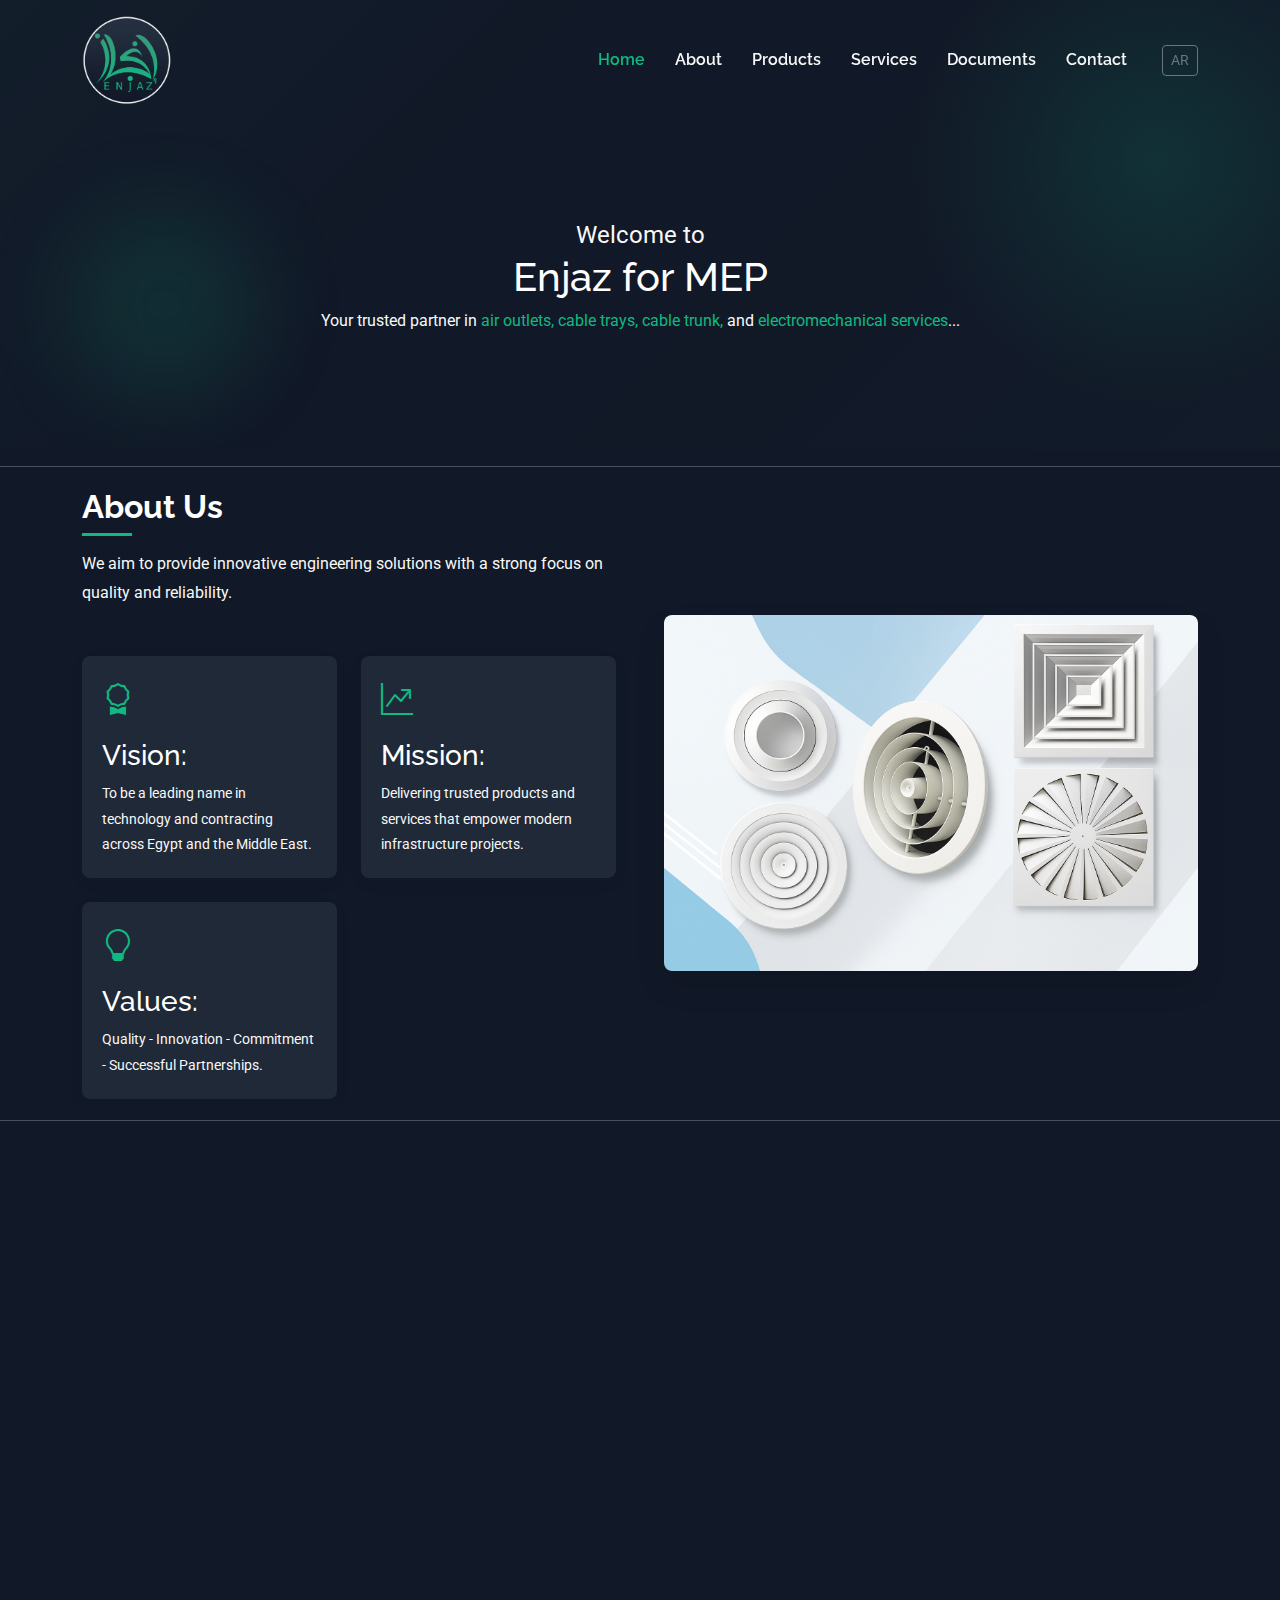
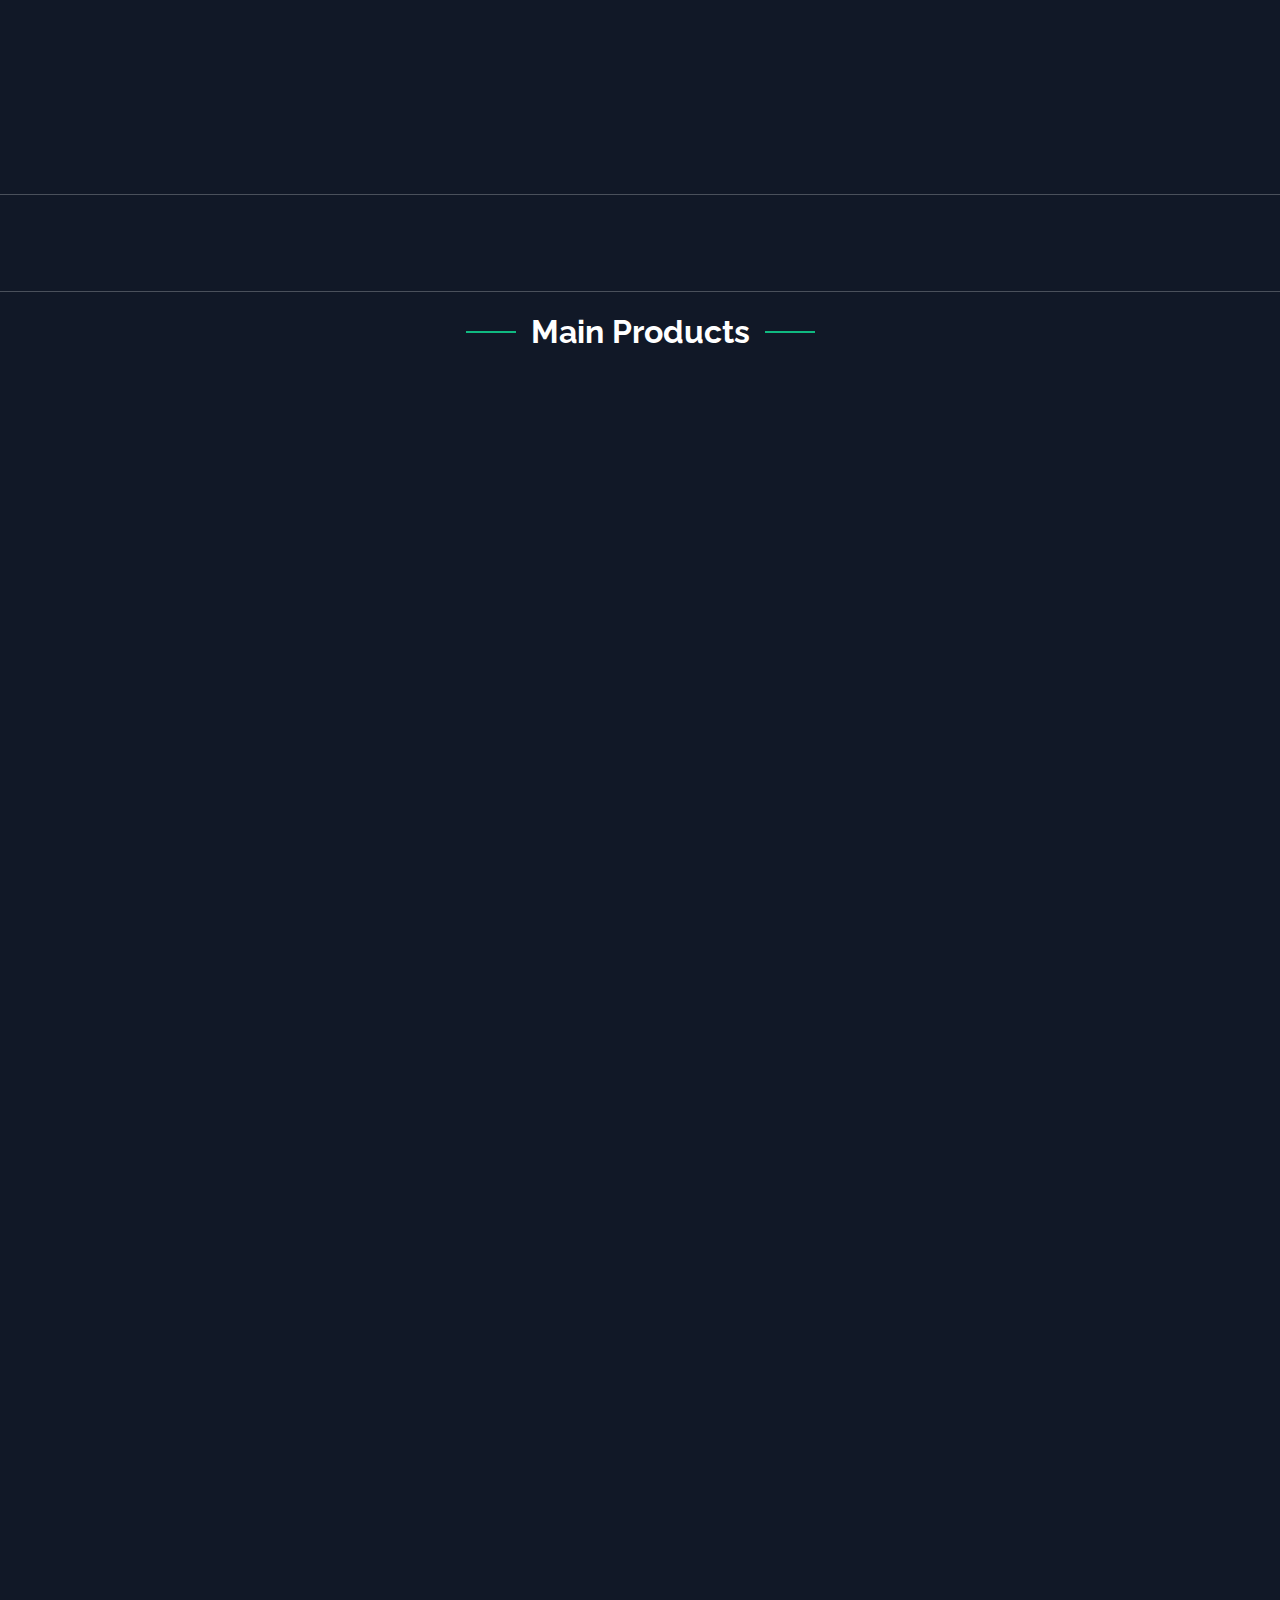
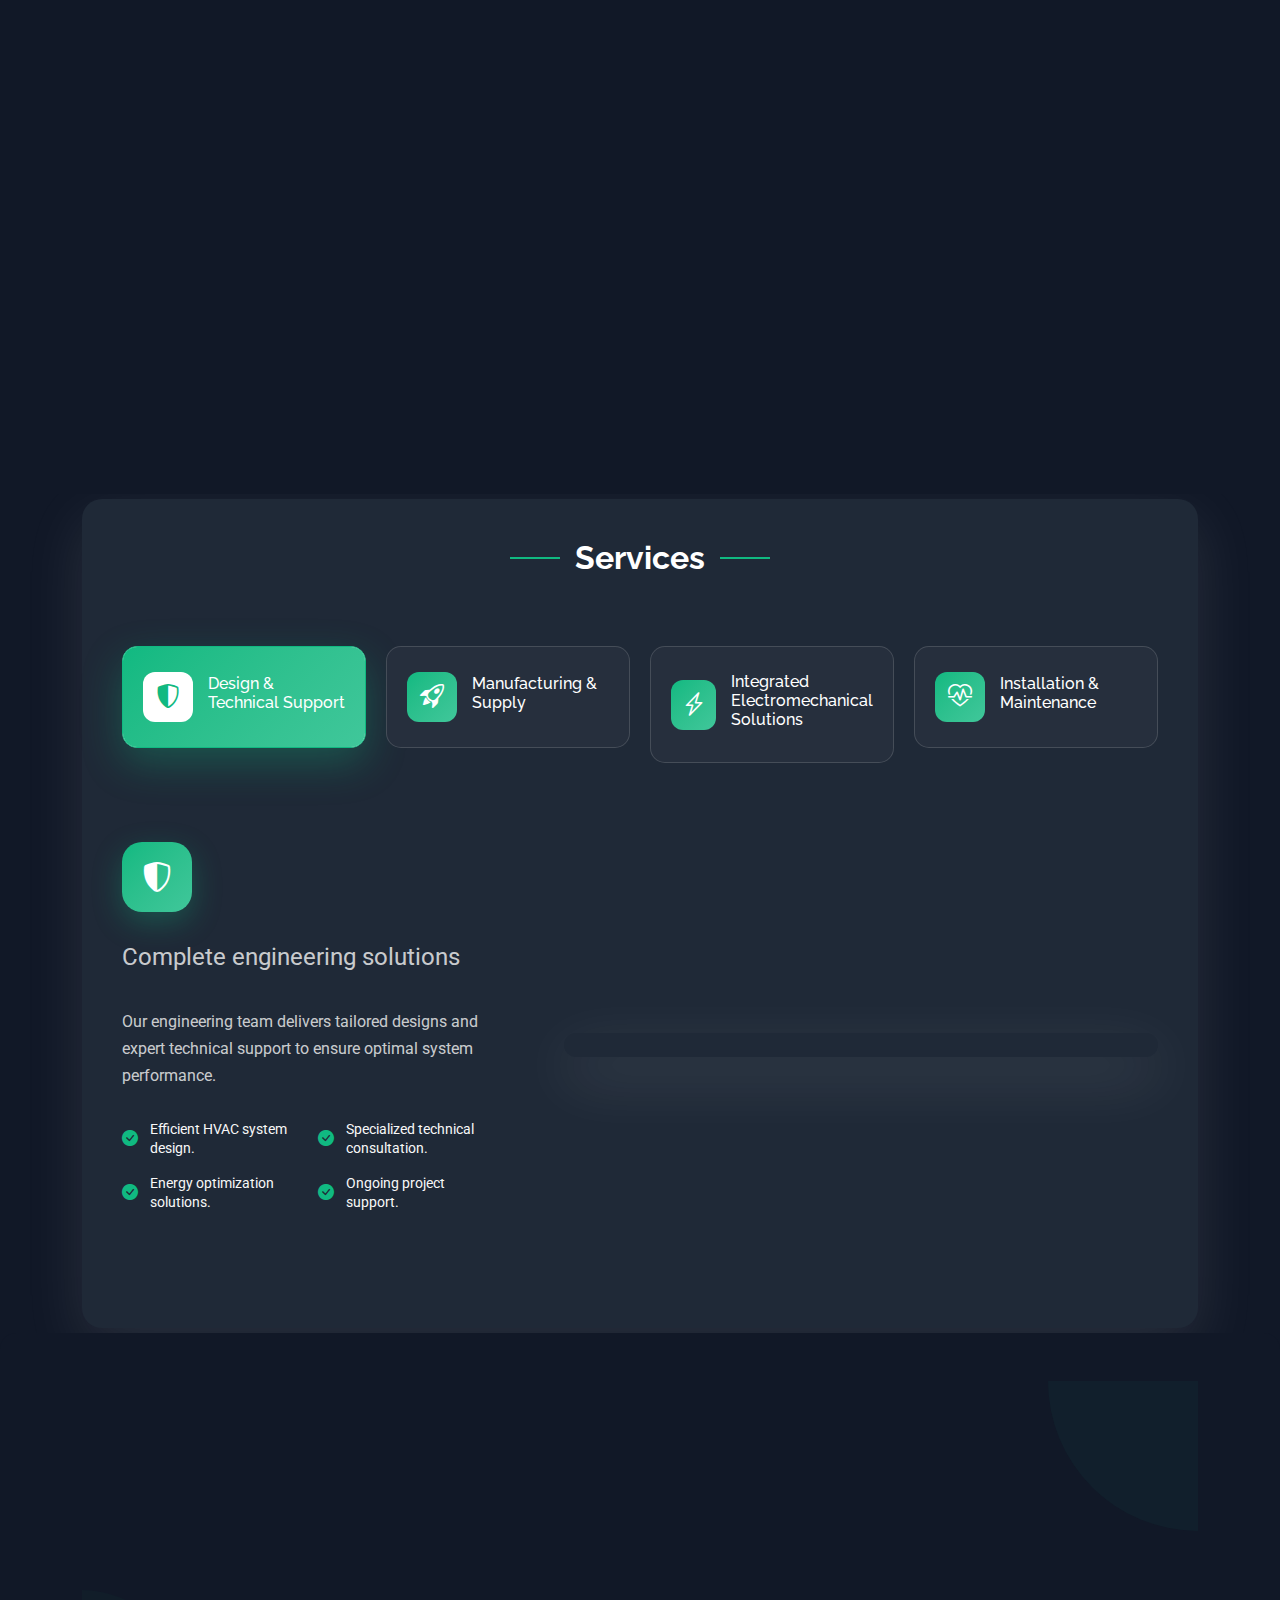
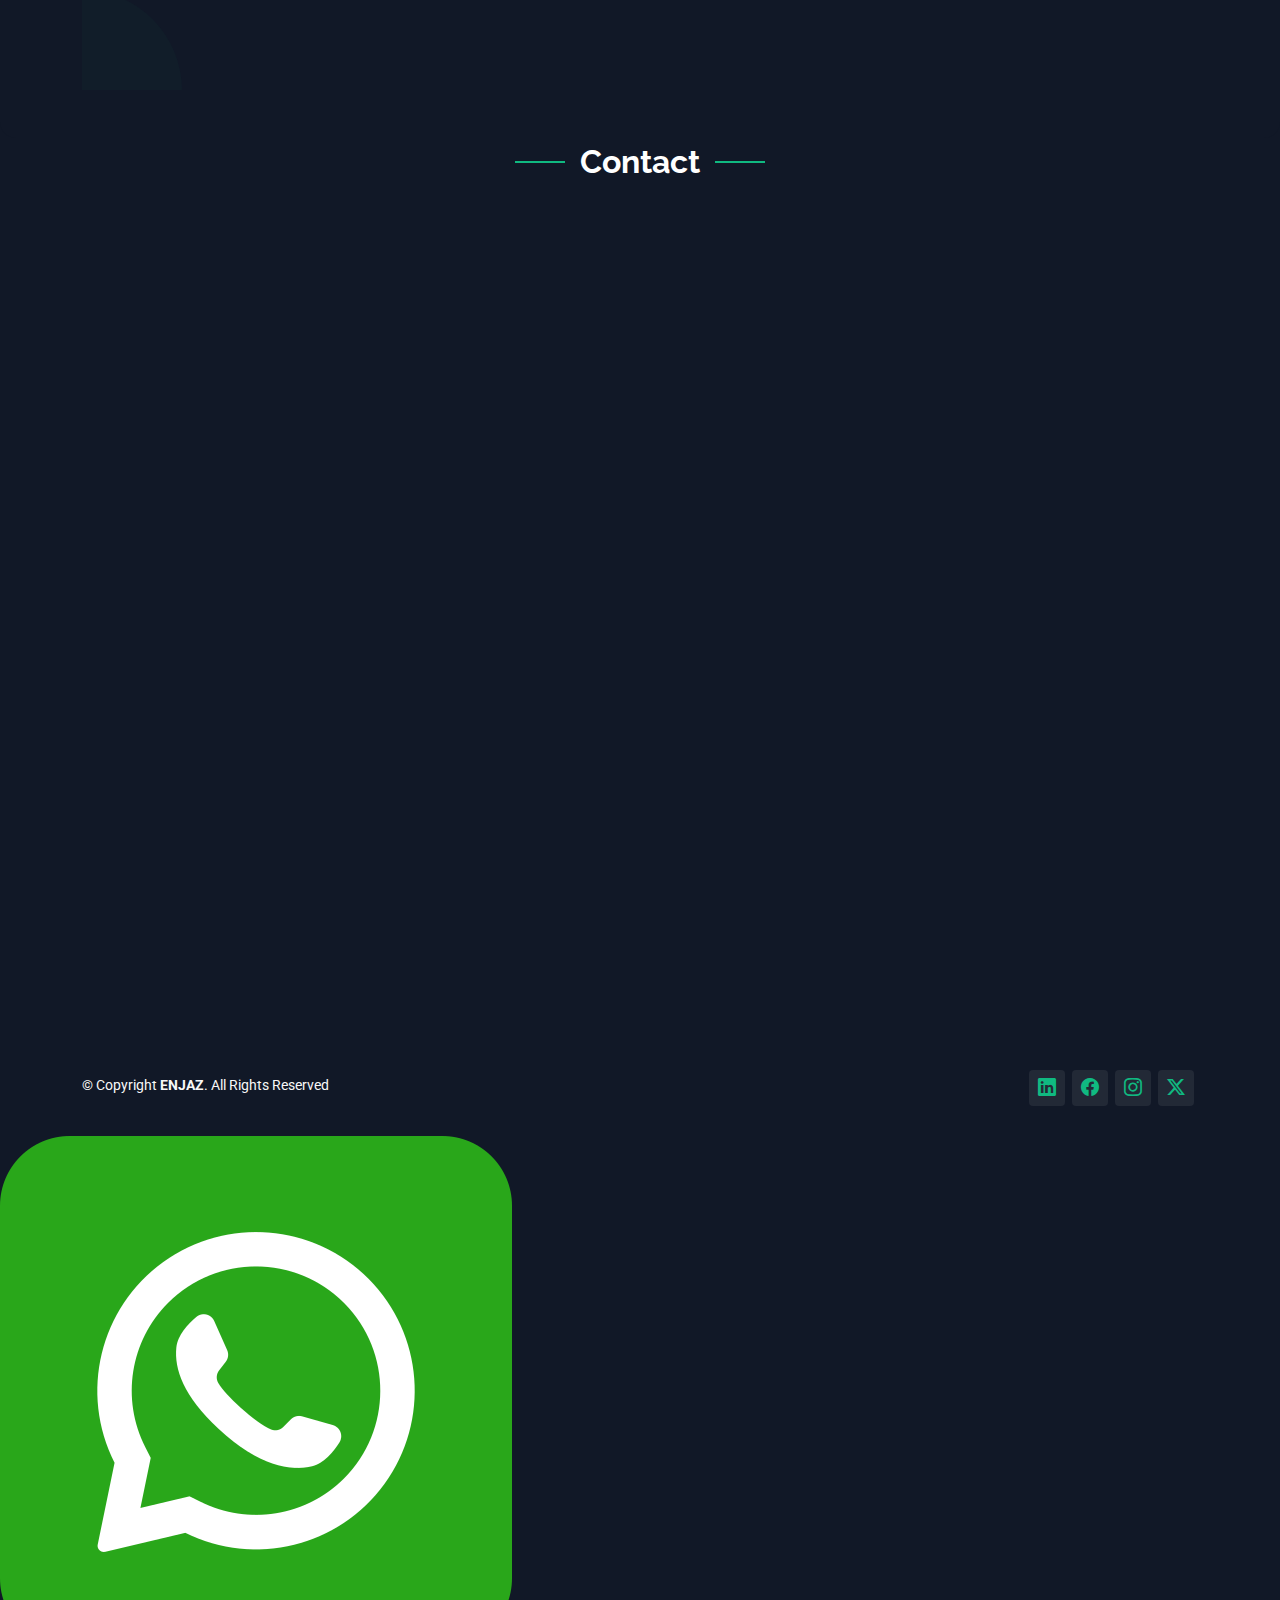
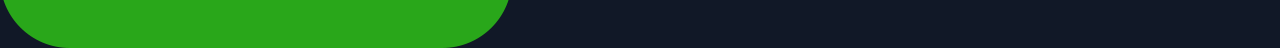
<file: index.html>
<!DOCTYPE html>
<html lang="en">

<head>
    <meta charset="utf-8">
    <meta content="width=device-width, initial-scale=1.0" name="viewport">
    <title>Enjaz | MEP Contracting</title>
    <meta name="description"
        content="Your trusted partner in air outlets, cable trays, cable trunk, and electromechanical services, delivering quality solutions that meet international standards.">
    <meta name="keywords"
        content="Electromechanical solutions, Air outlets, Cable tray, Cable trunking, Air dampers, Fire dampers, Duct accessories, Mechanical and electrical contracting, HVAC products, Installation services, Electrical and mechanical engineering, Egypt, Middle East">

    <link rel="canonical" href="https://enjaz-mep.com/">

    <link rel="alternate" href="https://enjaz-mep.com/index-en.html" hreflang="en" />
    <link rel="alternate" href="https://enjaz-mep.com/index-ar.html" hreflang="ar" />
    <link rel="alternate" href="https://enjaz-mep.com/" hreflang="x-default" />

    <link href="assets/img/enjaz-logo-main.png" rel="icon">
    <link href="assets/img/enjaz-logo-main.png" rel="apple-touch-icon">

    <link href="https://fonts.googleapis.com" rel="preconnect">
    <link href="https://fonts.gstatic.com" rel="preconnect" crossorigin>
    <link
        href="https://fonts.googleapis.com/css2?family=Roboto:ital,wght@0,100;0,300;0,400;0,500;0,700;0,900;1,100;1,300;1,400;1,500;1,700;1,900&family=Raleway:ital,wght@0,100;0,200;0,300;0,400;0,500;0,600;0,700;0,800;0,900;1,100;1,200;1,300;1,400;1,500;1,600;1,700;1,800;1,900&display=swap"
        rel="stylesheet">

    <link href="assets/vendor/bootstrap/css/bootstrap.min.css" rel="stylesheet">
    <link href="assets/vendor/bootstrap-icons/bootstrap-icons.css" rel="stylesheet">
    <link href="assets/vendor/aos/aos.css" rel="stylesheet">
    <link href="assets/vendor/glightbox/css/glightbox.min.css" rel="stylesheet">
    <link href="assets/vendor/swiper/swiper-bundle.min.css" rel="stylesheet">
    <link rel="stylesheet" href="https://cdnjs.cloudflare.com/ajax/libs/font-awesome/6.0.0-beta3/css/all.min.css">

    <link href="assets/css/main.css" rel="stylesheet">

    <meta property="og:title" content="Enjaz | MEP Contracting">
    <meta property="og:description"
        content="Your trusted partner in air outlets, cable trays, cable trunk, and electromechanical services, delivering quality solutions that meet international standards.">
    <meta property="og:image" content="https://enjaz-mep.com/assets/img/enjaz-logo-main.png">
    <meta property="og:url" content="https://enjaz-mep.com/">
    <meta property="og:type" content="website">

    <meta name="twitter:card" content="summary_large_image">
    <meta name="twitter:title" content="Enjaz | MEP Contracting">
    <meta name="twitter:description"
        content="Your trusted partner in air outlets, cable trays, cable trunk, and electromechanical services, delivering quality solutions that meet international standards.">
    <meta name="twitter:image" content="https://enjaz-mep.com/assets/img/enjaz-logo-main.png">

    <meta name="google-adsense-account" content="ca-pub-2314269148414126">

</head>

<body class="index-page">

    <header id="header" class="header d-flex align-items-center fixed-top">
        <div class="container position-relative d-flex align-items-center justify-content-between">
            <a href="index.html" class="logo d-flex align-items-center me-auto me-xl-0">
                <img src="assets/img/enjaz-logo-main.png" alt="Enjaz Electromechanical Solutions Company Slogan"
                    style="max-height: 90px; width: auto;">
            </a>
            <nav id="navmenu" class="navmenu">
                <ul>
                    <li><a href="#hero" class="active" data-lang="nav_home">Home</a></li>
                    <li><a href="#about" data-lang="nav_about">About</a></li>
                    <li><a href="#products" data-lang="nav_products">Products</a></li>
                    <li><a href="#features-tabs" data-lang="nav_services">Services</a></li>
                    <li><a href="/documents.html" data-lang="nav_documents">Documents</a></li>
                    <li><a href="#contact" data-lang="nav_contact">Contact</a></li>
                    <hr>
                    <button id="lang-toggle" class="btn btn-sm btn-outline-secondary language-toggle-btn"
                        style="margin-left: 20px;">AR</button>
                </ul>
                <i class="mobile-nav-toggle d-xl-none bi bi-list"></i>
            </nav>

        </div>
    </header>

    <main class="main">

        <section id="hero" class="hero section">
            <div class="container">
                <div class="hero-wrapper">
                    <div class="hero-main-content text-center">
                        <span style="font-size: 1.5em;" data-lang="hero_title_1">Welcome to</span><br>
                        <h1 data-lang="company_full_name">
                            Enjaz for MEP
                        </h1>
                        <p data-lang="hero_description">
                            Your trusted partner in <a href="#products">air outlets, cable trays, cable trunk,</a> and
                            <a href="#features-tabs">electromechanical services</a>...
                        </p>
                    </div>
                </div>
            </div>
        </section>
        <hr>

        <section id="about" class="about section">
            <div class="container" data-aos="fade-up" data-aos-delay="100">
                <div class="row align-items-center justify-content-between g-lg-5">
                    <div class="col-lg-6" data-aos="fade-left" data-aos-delay="300">
                        <div class="content">
                            <h2 class="mb-4" data-lang="about_title">About Us</h2>
                            <p class="mb-4" data-lang="about_subtitle">We aim to provide innovative
                                engineering solutions
                                with a strong focus on quality and reliability.</p>
                            <div class="features-list mt-5" data-aos="fade-up" data-aos-delay="400">
                                <div class="row g-4">
                                    <div class="col-md-6">
                                        <div class="feature-item">
                                            <i class="bi bi-award"></i>
                                            <h3 data-lang="about_vision_title">Vision:</h3>
                                            <p data-lang="about_vision_text">To be a leading name in technology and
                                                contracting across Egypt and the
                                                Middle East.</p>
                                        </div>
                                    </div>
                                    <div class="col-md-6">
                                        <div class="feature-item">
                                            <i class="bi bi-graph-up-arrow"></i>
                                            <h3 data-lang="about_mission_title">Mission:</h3>
                                            <p data-lang="about_mission_text">Delivering trusted products and services
                                                that empower modern
                                                infrastructure projects.</p>
                                        </div>
                                    </div>
                                    <div class="col-md-6">
                                        <div class="feature-item">
                                            <i class="bi bi-lightbulb"></i>
                                            <h3 data-lang="about_values_title">Values:</h3>
                                            <p data-lang="about_values_text">Quality - Innovation - Commitment -
                                                Successful Partnerships.</p>
                                        </div>
                                    </div>
                                </div>
                            </div>
                        </div>
                    </div>
                    <div class="col-lg-6" data-aos="fade-right" data-aos-delay="200">
                        <div class="image-wrapper">
                            <img src="assets/img/products/air outlets products.webp" class="img-fluid rounded"
                                alt="Image of Enjaz Company products" loading="lazy">
                        </div>
                    </div>
                </div>
            </div>
        </section>
        <hr>
        <section id="products" class="team section">

            <div class="container" data-aos="fade-up" data-aos-delay="10">
                <div class="container section-title">
                    <h2 data-lang="products_section_title">Our Products</h2>
                    <p data-lang="products_section_subtitle">We offer a wide range of products designed to meet the
                        highest standards</p>
                </div>
                <div class="team-slider swiper init-swiper" data-aos="fade-up" data-aos-delay="300">
                    <script type="application/json" class="swiper-config">
            {
              "loop": true,
              "speed": 700,
              "autoplay": {
                "delay": 2500
              },
              "slidesPerView": 1,
              "spaceBetween": 30,
              "navigation": {
                "nextEl": ".team-next",
                "prevEl": ".team-prev"
              },
              "breakpoints": {
                "576": {
                  "slidesPerView": 2,
                  "spaceBetween": 20
                },
                "992": {
                  "slidesPerView": 3,
                  "spaceBetween": 30
                },
                "1200": {
                  "slidesPerView": 4,
                  "spaceBetween": 30
                }
              }
            }
          </script>
                    <div class="swiper-wrapper">

                        <div class="swiper-slide">
                            <div class="team-member">
                                <div class="member-image">
                                    <img loading="lazy" src="assets/img/products/Square Diffuser.png"
                                        srcset="assets/img/products/Square Diffuser-small.png 480w, assets/img/products/Square Diffuser.png 800w"
                                        sizes="(max-width: 600px) 480px, 800px"
                                        alt="Image of a high-performance square air diffuser" loading="lazy">
                                </div>
                                <div class="member-content">
                                    <p style="font-size: 1.5em;" data-lang="product_square_diffuser_title">Square
                                        Diffuser</p>
                                    <span data-lang="product_square_diffuser_category">Air Diffuser</span>
                                    <p data-lang="product_square_diffuser_description">A high-performance square air
                                        diffuser for balanced and comfortable air distribution in HVAC systems.</p>
                                </div>
                            </div>
                        </div>
                        <div class="swiper-slide">
                            <div class="team-member">
                                <div class="member-image">
                                    <img loading="lazy" src="assets/img/products/Round Diffuser.png"
                                        srcset="assets/img/products/Round Diffuser-small.png 480w, assets/img/products/Round Diffuser.png 800w"
                                        sizes="(max-width: 600px) 480px, 800px" alt="Image of a round air diffuser"
                                        loading="lazy">
                                </div>
                                <div class="member-content">
                                    <p style="font-size: 1.5em;" data-lang="product_round_diffuser_title">Round Diffuser
                                    </p>
                                    <span data-lang="product_round_diffuser_category">Air Diffuser</span>
                                    <p data-lang="product_round_diffuser_description">A round air diffuser designed to
                                        provide an efficient and uniform airflow in different spaces.</p>
                                </div>
                            </div>
                        </div>
                        <div class="swiper-slide">
                            <div class="team-member">
                                <div class="member-image">
                                    <img loading="lazy" src="assets/img/products/Exhaust Diffuser.png"
                                        srcset="assets/img/products/Exhaust Diffuser-small.png 480w, assets/img/products/Exhaust Diffuser.png 800w"
                                        sizes="(max-width: 600px) 480px, 800px" alt="Image of an exhaust air diffuser"
                                        loading="lazy">
                                </div>
                                <div class="member-content">
                                    <p style="font-size: 1.5em;" data-lang="product_exhaust_diffuser_title">Exhaust
                                        Diffuser</p>
                                    <span data-lang="product_exhaust_diffuser_category">Air Diffuser</span>
                                    <p data-lang="product_exhaust_diffuser_description">An ideal exhaust air diffuser
                                        for high-efficiency air extraction, ensuring proper ventilation for the space.
                                    </p>
                                </div>
                            </div>
                        </div>
                        <div class="swiper-slide">
                            <div class="team-member">
                                <div class="member-image">
                                    <img loading="lazy" src="assets/img/products/Round Grille.png"
                                        srcset="assets/img/products/Round Grille-small.png 480w, assets/img/products/Round Grille.png 800w"
                                        sizes="(max-width: 600px) 480px, 800px" alt="Image of a round air grille"
                                        loading="lazy">
                                </div>
                                <div class="member-content">
                                    <p style="font-size: 1.5em;" data-lang="product_round_grille_title">Round Grille</p>
                                    <span data-lang="product_round_grille_category">Air Grille</span>
                                    <p data-lang="product_round_grille_description">A round air grille with a durable
                                        and
                                        attractive design, used in heating and ventilation systems.
                                    </p>
                                </div>
                            </div>
                        </div>
                        <div class="swiper-slide">
                            <div class="team-member">
                                <div class="member-image">
                                    <img loading="lazy" src="assets/img/products/Jet Diffuser.png"
                                        srcset="assets/img/products/Jet Diffuser-small.png 480w, assets/img/products/Jet Diffuser.png 800w"
                                        sizes="(max-width: 600px) 480px, 800px" alt="Image of a jet air diffuser"
                                        loading="lazy">
                                </div>
                                <div class="member-content">
                                    <p style="font-size: 1.5em;" data-lang="product_jet_diffuser_title">Jet Diffuser</p>
                                    <span data-lang="product_jet_diffuser_category">Air Diffuser</span>
                                    <p data-lang="product_jet_diffuser_description">A jet air diffuser provides a
                                        strong,
                                        concentrated airflow, suitable for large spaces.</p>
                                </div>
                            </div>
                        </div>
                        <div class="swiper-slide">
                            <div class="team-member">
                                <div class="member-image">
                                    <img loading="lazy" src="assets/img/products/Disc Valve.png"
                                        srcset="assets/img/products/Disc Valve-small.png 480w, assets/img/products/Disc Valve.png 800w"
                                        sizes="(max-width: 600px) 480px, 800px" alt="Image of a disc valve"
                                        loading="lazy">
                                </div>
                                <div class="member-content">
                                    <p style="font-size: 1.5em;" data-lang="product_disc_valve_title">Disc Valve</p>
                                    <span data-lang="product_disc_valve_category">Valves</span>
                                    <p data-lang="product_disc_valve_description">A disc valve for precise control of
                                        airflow, ensuring reliable and long-lasting performance.</p>
                                </div>
                            </div>
                        </div>
                        <div class="swiper-slide">
                            <div class="team-member">
                                <div class="member-image">
                                    <img loading="lazy" src="assets/img/products/jet Nozzel.png"
                                        srcset="assets/img/products/jet Nozzel-small.png 480w, assets/img/products/jet Nozzel.png 800w"
                                        sizes="(max-width: 600px) 480px, 800px" alt="Image of a jet nozzle"
                                        loading="lazy">
                                </div>
                                <div class="member-content">
                                    <p style="font-size: 1.5em;" data-lang="product_jet_nozzle_title">Jet Nozzle</p>
                                    <span data-lang="product_jet_nozzle_category">Nozzles</span>
                                    <p data-lang="product_jet_nozzle_description">A jet nozzle provides a strong,
                                        directed airflow, ideal for industrial and commercial applications.
                                    </p>
                                </div>
                            </div>
                        </div>

                        <div class="swiper-slide">
                            <div class="team-member">
                                <div class="member-image">
                                    <img loading="lazy" src="assets/img/products/Cable Tray.png"
                                        srcset="assets/img/products/jet Nozzel-small.png 480w, assets/img/products/jet Nozzel.png 800w"
                                        sizes="(max-width: 600px) 480px, 800px" alt="Image of a jet nozzle"
                                        loading="lazy">
                                </div>
                                <div class="member-content">
                                    <p style="font-size: 1.5em;" data-lang="product_cable_tray_title">Cable Tray</p>
                                    <span data-lang="product_cable_tray_category">Cable Tray</span>
                                    <p data-lang="product_cable_tray_description">Cable trays offer a robust and
                                        practical solution for organizing and protecting electrical cables in diverse
                                        projects.</p>
                                </div>
                            </div>
                        </div>

                        <div class="swiper-slide">
                            <div class="team-member">
                                <div class="member-image">
                                    <img loading="lazy" src="assets/img/products/cable trunk.png"
                                        srcset="assets/img/products/jet Nozzel-small.png 480w, assets/img/products/jet Nozzel.png 800w"
                                        sizes="(max-width: 600px) 480px, 800px" alt="Image of a jet nozzle"
                                        loading="lazy">
                                </div>
                                <div class="member-content">
                                    <p style="font-size: 1.5em;" data-lang="product_cable_trunk_title">cable trunk</p>
                                    <span data-lang="product_cable_trunk_category">cable trunk</span>
                                    <p data-lang="product_cable_trunk_description">Cable trunks are designed for neat
                                        cable management and distribution, providing effective protection and easy
                                        maintenance.</p>
                                </div>
                            </div>
                        </div>

                        <div class="swiper-slide">
                            <div class="team-member">
                                <div class="member-image">
                                    <img loading="lazy" src="assets/img/products/fire Dampers.png"
                                        srcset="assets/img/products/jet Nozzel-small.png 480w, assets/img/products/jet Nozzel.png 800w"
                                        sizes="(max-width: 600px) 480px, 800px" alt="Image of a jet nozzle"
                                        loading="lazy">
                                </div>
                                <div class="member-content">
                                    <p style="font-size: 1.5em;" data-lang="product_fire_damper_title">Fire Damper</p>
                                    <span data-lang="product_fire_damper_category">Fire Damper</span>
                                    <p data-lang="product_fire_damper_description">Fire dampers are built to prevent the
                                        spread of fire and smoke through ducts, certified to meet international safety
                                        standards.</p>
                                </div>
                            </div>
                        </div>

                        <div class="swiper-slide">
                            <div class="team-member">
                                <div class="member-image">
                                    <img loading="lazy" src="assets/img/products/Duct Accessories.jpg"
                                        srcset="assets/img/products/jet Nozzel-small.png 480w, assets/img/products/jet Nozzel.png 800w"
                                        sizes="(max-width: 600px) 480px, 800px" alt="Image of a jet nozzle"
                                        loading="lazy">
                                </div>
                                <div class="member-content">
                                    <p style="font-size: 1.5em;" data-lang="product_duct_accessories_title">Duct
                                        Accessories</p>
                                    <span data-lang="product_duct_accessories_category">Duct Accessories</span>
                                    <p data-lang="product_duct_accessories_description">Duct accessories include a wide
                                        range of components that ensure high efficiency and seamless performance for
                                        HVAC
                                        systems.</p>
                                </div>
                            </div>
                        </div>
                    </div>
                </div>
            </div>
        </section>
        <hr>

        <section id="stats" class="stats section light-background">
            <div class="container">
                <div class="row align-items-center">
                    <div class="col-lg-8">
                        <div class="row counters">
                            <div class="col-md-4" data-aos="fade-up" data-aos-delay="20">
                                <p><span data-purecounter-start="0" data-purecounter-end="372"
                                        data-purecounter-duration="1" class="purecounter"></span>+</p>
                                <p data-lang="stats_users">Users</p>
                            </div>
                            <div class="col-md-4" data-aos="fade-up" data-aos-delay="400">
                                <p><span data-purecounter-start="0" data-purecounter-end="99"
                                        data-purecounter-duration="1" class="purecounter"></span>%</p>
                                <p data-lang="stats_uptime">Uptime</p>
                            </div>
                            <div class="col-md-4" data-aos="fade-up" data-aos-delay="500">
                                <p><span data-purecounter-start="0" data-purecounter-end="24"
                                        data-purecounter-duration="1" class="purecounter"></span>/7</p>
                                <p data-lang="stats_support">Support</p>
                            </div>
                        </div>
                    </div>
                </div>
            </div>
        </section>

        <hr>
        <section id="main-products" class="features section">
            <div class="container section-title">
                <h2 data-lang="main_products_title">Main Products</h2>
            </div>

            <div class="container" data-aos="fade-up" data-aos-delay="10">
                <div class="row align-items-center mb-5">
                    <div class="col-lg-6" data-aos="fade-right" data-aos-delay="10">
                        <div class="intro-content">
                            <hr>
                                <a href="/products/air-outlets.html">
                                    * Air Outlets for HVAC Systems.
                                </a>
                            </p>
                            <hr>
                            <p style="font-size: 1.5em;" data-lang="main_product_2_title">
                                <a href="/products/volume-dampers.html">
                                    * Volume Dampers.</a>
                            </p>
                            <hr>
                            <p style="font-size: 1.5em;" data-lang="main_product_3_title">
                                <a href="/products/Cable-Trays.html">
                                    * Cable Trays & Cable Trunk.</a>
                            </p>
                            <hr>

                            <p style="font-size: 1.5em;" data-lang="main_product_4_title">
                                <a href="/products/Duct-Accessories.html">
                                    * Duct Accessories.</a>
                            </p>
                            <hr>
                            <div class="feature-stats">
                                <div class="stat-item">
                                    <span class="stat-number">150+</span>
                                    <span class="stat-label" data-lang="main_product_stat_1">Products</span>
                                </div>
                                <div class="stat-item">
                                    <span class="stat-number">99.9%</span>
                                    <span class="stat-label" data-lang="main_product_stat_2">Uptime</span>
                                </div>
                                <div class="stat-item">
                                    <span class="stat-number">24/7</span>
                                    <span class="stat-label" data-lang="main_product_stat_3">Support</span>
                                </div>
                            </div>
                        </div>
                    </div>
                    <div class="col-lg-6" data-aos="fade-left" data-aos-delay="10">
                        <div class="intro-image">
                            <img loading="lazy" src="assets/img/about/Products-enjaz1.jpg" alt="A set of Enjaz Company products"
                                class="img-fluid" loading="lazy">
                        </div>
                    </div>
                </div>

                <div class="features-grid">
                    <div class="feature-item" data-aos="flip-up" data-aos-delay="10">
                    <div class="feature-number">01</div>
                        <div class="feature-content">
                            <div class="feature-icon">
                                <i class="bi bi-lightning-charge"></i>
                            </div>
                            <p style="font-size: 1.25em;" data-lang="main_product_item_1_title">Air Outlets</p>
                            <hr>
                            <div class="image-wrapper">
                                <img loading="lazy" src="assets/img/about/about-products-enjaz.webp" class="img-fluid rounded"
                                    alt="Image of a set of air outlets" loading="lazy">
                            </div>
                            <hr>
                            <div class="feature-tags">
                                <span class="tag"></span>
                                <span class="tag"></span>
                            </div>
                        </div>
                    </div>

                    <div class="feature-item" data-aos="flip-up" data-aos-delay="10">
                        <div class="feature-number">02</div>
                        <div class="feature-content">
                            <div class="feature-icon">
                                <i class="bi bi-shield-check"></i>
                            </div>
                            <p style="font-size: 1.25em;" data-lang="main_product_item_2_title">Volume Dampers</p>
                            <hr>
                            <div class="image-wrapper">
                                <img loading="lazy" src="assets/img/products/VOLUME-DAMPER.png" class="img-fluid rounded"
                                    alt="Image of a Volume damper" loading="lazy">
                            </div>
                            <hr>
                            <div class="feature-tags">
                                <span class="tag"></span>
                                <span class="tag"></span>
                            </div>
                        </div>
                    </div>

                    <div class="feature-item" data-aos="flip-up" data-aos-delay="10">
                        <div class="feature-number">03</div>
                        <div class="feature-content">
                            <div class="feature-icon">
                                <i class="bi bi-people-fill"></i>
                            </div>
                            <p style="font-size: 1.25em;" data-lang="main_product_item_3_title">Fire Dampers</p>
                            <hr>
                            <div class="image-wrapper">
                                <img loading="lazy" src="assets/img/products/fire Dampers.png" class="img-fluid rounded"
                                    alt="Image of a fire damper" loading="lazy">
                            </div>
                            <hr>
                            <div class="feature-tags">
                                <span class="tag"></span>
                                <span class="tag"></span>
                            </div>
                        </div>
                    </div>

                    <div class="feature-item" data-aos="flip-up" data-aos-delay="10">
                        <div class="feature-number">04</div>
                        <div class="feature-content">
                            <div class="feature-icon">
                                <i class="bi bi-graph-up-arrow"></i>
                            </div>
                            <p style="font-size: 1.25em;" data-lang="main_product_item_4_title">Cable Tray</p>
                            <hr>
                            <div class="image-wrapper">
                                <img loading="lazy" src="assets/img/products/Cable Tray.png" class="img-fluid rounded"
                                    alt="Image of a cable tray" loading="lazy">
                            </div>
                            <hr>
                            <div class="feature-tags">
                                <span class="tag"></span>
                                <span class="tag"></span>
                            </div>
                        </div>
                    </div>

                    <div class="feature-item" data-aos="flip-up" data-aos-delay="10">
                        <div class="feature-number">05</div>
                        <div class="feature-content">
                            <div class="feature-icon">
                                <i class="bi bi-gear-fill"></i>
                            </div>
                            <p style="font-size: 1.25em;" data-lang="main_product_item_5_title">Cable Trunk</p>
                            <hr>
                            <div class="image-wrapper">
                                <img loading="lazy" src="assets/img/products/cable trunk.png" class="img-fluid rounded"
                                    alt="Image of a cable trunk" loading="lazy">
                            </div>
                            <hr>
                            <div class="feature-tags">
                                <span class="tag"></span>
                                <span class="tag"></span>
                            </div>
                        </div>
                    </div>

                    <div class="feature-item" data-aos="flip-up" data-aos-delay="10">
                        <div class="feature-number">06</div>
                        <div class="feature-content">
                            <div class="feature-icon">
                                <i class="bi bi-cloud-arrow-up"></i>
                            </div>
                            <p style="font-size: 1.25em;" data-lang="main_product_item_6_title">Duct Accessories</p>
                            <hr>
                            <div class="image-wrapper">
                                <img loading="lazy" src="assets/img/products/Duct Accessories.jpg" class="img-fluid rounded"
                                    alt="Image of duct accessories" loading="lazy">
                            </div>
                            <hr>
                            <div class="feature-tags">
                                <span class="tag"></span>
                                <span class="tag"></span>
                            </div>
                        </div>
                    </div>
                </div>
            </div>
        </section>


        <section id="features-tabs" class="features-tabs section">
            <div class="container" data-aos-delay="10">
                <div class="tabs-wrapper">
                    <div class="container section-title">
                        <h2 data-lang="services_title">Services</h2>
                    </div>
                    <ul class="nav nav-tabs" data-aos-delay="10">
                        <li class="nav-item">
                            <a class="nav-link active show" data-bs-toggle="tab" data-bs-target="#features-tabs-tab-2">
                                <div class="tab-icon">
                                    <i class="bi bi-shield-shaded"></i>
                                </div>
                                <div class="tab-content">
                                    <h3 style="font-size: 1em;" data-lang="service_design_title">Design & Technical
                                        Support</h3>
                                </div>
                            </a>
                        </li>
                        <li class="nav-item">
                            <a class="nav-link" data-bs-toggle="tab" data-bs-target="#features-tabs-tab-1">
                                <div class="tab-icon">
                                    <i class="bi bi-rocket-takeoff"></i>
                                </div>
                                <div class="tab-content">
                                    <h3 style="font-size: 1em;" data-lang="service_manufacture_title">Manufacturing &
                                        Supply</h3>
                                </div>
                            </a>
                        </li>
                        <li class="nav-item">
                            <a class="nav-link" data-bs-toggle="tab" data-bs-target="#features-tabs-tab-3">
                                <div class="tab-icon">
                                    <i class="bi bi-lightning-charge"></i>
                                </div>
                                <div class="tab-content">
                                    <h3 style="font-size: 1em;" data-lang="service_solutions_title">Integrated
                                        Electromechanical Solutions</h3>
                                </div>
                            </a>
                        </li>
                        <li class="nav-item">
                            <a class="nav-link" data-bs-toggle="tab" data-bs-target="#features-tabs-tab-4">
                                <div class="tab-icon">
                                    <i class="bi bi-heart-pulse"></i>
                                </div>
                                <div class="tab-content">
                                    <h3 style="font-size: 1em;" data-lang="service_installation_title">Installation &
                                        Maintenance</h3>
                                </div>
                            </a>
                        </li>
                    </ul>

                    <div class="tab-content" data-aos-delay="10">
                        <div class="tab-pane fade" id="features-tabs-tab-1">
                            <div class="row align-items-center">
                                <div class="col-lg-5">
                                    <div class="content-wrapper">
                                        <div class="icon-badge">
                                            <i class="bi bi-rocket-takeoff"></i>
                                        </div>
                                        <p style="font-size: 1.5em;" data-lang="service_manufacture_headline">Products
                                            with international quality
                                            standards</p>
                                        <p data-lang="service_manufacture_description">We provide advanced manufacturing
                                            and reliable supply of HVAC and electrical
                                            products, ensuring
                                            precision and durability.</p>
                                        <div class="feature-grid">
                                            <div class="feature-item">
                                                <i class="bi bi-check-circle-fill"></i>
                                                <span data-lang="service_manufacture_feature_1">Production of air
                                                    outlets
                                                    and dampers.</span>
                                            </div>
                                            <div class="feature-item">
                                                <i class="bi bi-check-circle-fill"></i>
                                                <span data-lang="service_manufacture_feature_2">Cable trays and trunking
                                                    systems.</span>
                                            </div>
                                            <div class="feature-item">
                                                <i class="bi bi-check-circle-fill"></i>
                                                <span data-lang="service_manufacture_feature_3">High-efficiency duct
                                                    accessories.</span>
                                            </div>
                                            <div class="feature-item">
                                                <i class="bi bi-check-circle-fill"></i>
                                                <span data-lang="service_manufacture_feature_4">On-time delivery for
                                                    projects.</span>
                                            </div>
                                        </div>
                                        <div class="stats-row">
                                            <div class="stat-item">
                                                <div class="stat-number">99%</div>
                                                <div class="stat-label" data-lang="service_manufacture_stat_1">Uptime
                                                </div>
                                            </div>
                                            <div class="stat-item">
                                                <div class="stat-number">372+</div>
                                                <div class="stat-label" data-lang="service_manufacture_stat_2">Users
                                                </div>
                                            </div>
                                            <div class="stat-item">
                                                <div class="stat-number">24/7</div>
                                                <div class="stat-label" data-lang="service_manufacture_stat_3">Support
                                                </div>
                                            </div>
                                        </div>
                                    </div>
                                </div>
                                <div class="col-lg-7">
                                    <div class="visual-content">
                                        <div class="main-image">
                                            <img src="assets/img/features/features-4.webp"
                                                alt="Image of an electromechanical products factory" class="img-fluid"
                                                loading="lazy">
                                            <div class="floating-card">
                                                <i class="bi bi-headset"></i>
                                                <div class="card-content">
                                                    <span data-lang="service_floating_card_label">Support</span>
                                                </div>
                                            </div>
                                        </div>
                                    </div>
                                </div>
                            </div>
                        </div>
                        <div class="tab-pane fade active show" id="features-tabs-tab-2">
                            <div class="row align-items-center">
                                <div class="col-lg-5">
                                    <div class="content-wrapper">
                                        <div class="icon-badge">
                                            <i class="bi bi-shield-shaded"></i>
                                        </div>
                                        <p style="font-size: 1.5em;" data-lang="service_design_headline">Complete
                                            engineering solutions</p>
                                        <p data-lang="service_design_description">Our engineering team delivers tailored
                                            designs and expert technical support to ensure optimal system performance.
                                        </p>
                                        <div class="feature-grid">
                                            <div class="feature-item">
                                                <i class="bi bi-check-circle-fill"></i>
                                                <span data-lang="service_design_feature_1">Efficient HVAC system
                                                    design.</span>
                                            </div>
                                            <div class="feature-item">
                                                <i class="bi bi-check-circle-fill"></i>
                                                <span data-lang="service_design_feature_2">Specialized technical
                                                    consultation.</span>
                                            </div>
                                            <div class="feature-item">
                                                <i class="bi bi-check-circle-fill"></i>
                                                <span data-lang="service_design_feature_3">Energy optimization
                                                    solutions.</span>
                                            </div>
                                            <div class="feature-item">
                                                <i class="bi bi-check-circle-fill"></i>
                                                <span data-lang="service_design_feature_4">Ongoing project
                                                    support.</span>
                                            </div>
                                        </div>
                                    </div>
                                </div>
                                <div class="col-lg-7">
                                    <div class="visual-content">
                                        <div class="main-image">
                                            <img src="assets/img/features/features-2.webp"
                                                alt="Image of an engineer explaining HVAC blueprints" class="img-fluid"
                                                loading="lazy">
                                            <div class="floating-card">
                                                <i class="bi bi-headset"></i>
                                                <div class="card-content">
                                                    <span data-lang="service_floating_card_label">Support</span>
                                                </div>
                                            </div>
                                        </div>
                                    </div>
                                </div>
                            </div>
                        </div>
                        <div class="tab-pane fade" id="features-tabs-tab-3">
                            <div class="row align-items-center">
                                <div class="col-lg-5">
                                    <div class="content-wrapper">
                                        <div class="icon-badge">
                                            <i class="bi bi-lightning-charge"></i>
                                        </div>
                                        <p style="font-size: 1.5em;" data-lang="service_solutions_headline">Systems
                                            designed for maximum
                                            efficiency</p>
                                        <p data-lang="service_solutions_description">We deliver fully integrated HVAC
                                            and
                                            electromechanical solutions that enhance overall project performance.</p>
                                        <div class="feature-grid">
                                            <div class="feature-item">
                                                <i class="bi bi-check-circle-fill"></i>
                                                <span data-lang="service_solutions_feature_1">HVAC and electrical system
                                                    integration.</span>
                                            </div>
                                            <div class="feature-item">
                                                <i class="bi bi-check-circle-fill"></i>
                                                <span data-lang="service_solutions_feature_2">Compliance with
                                                    international
                                                    standards.</span>
                                            </div>
                                            <div class="feature-item">
                                                <i class="bi bi-check-circle-fill"></i>
                                                <span data-lang="service_solutions_feature_3">Execution of projects of
                                                    all
                                                    scales.</span>
                                            </div>
                                            <div class="feature-item">
                                                <i class="bi bi-check-circle-fill"></i>
                                                <span data-lang="service_solutions_feature_4">Cost reduction through
                                                    unified solutions.</span>
                                            </div>
                                        </div>
                                    </div>
                                </div>
                                <div class="col-lg-7">
                                    <div class="visual-content">
                                        <div class="main-image">
                                            <img src="assets/img/features/features-6.webp"
                                                alt="Image of integrated electromechanical systems" class="img-fluid"
                                                loading="lazy">
                                            <div class="floating-card">
                                                <i class="bi bi-headset"></i>
                                                <div class="card-content">
                                                    <span data-lang="service_floating_card_label">Support</span>
                                                </div>
                                            </div>
                                        </div>
                                    </div>
                                </div>
                            </div>
                        </div>
                        <div class="tab-pane fade" id="features-tabs-tab-4">
                            <div class="row align-items-center">
                                <div class="col-lg-5">
                                    <div class="content-wrapper">
                                        <div class="icon-badge">
                                            <i class="bi bi-heart-pulse"></i>
                                        </div>
                                        <p style="font-size: 1.5em;" data-lang="service_installation_headline">Reliable
                                            operation and continuous
                                            performance</p>
                                        <p data-lang="service_installation_description">We offer professional
                                            installation and scheduled maintenance services to ensure system reliability
                                            and
                                            longevity.</p>
                                        <div class="feature-grid">
                                            <div class="feature-item">
                                                <i class="bi bi-check-circle-fill"></i>
                                                <span data-lang="service_installation_feature_1">HVAC and electrical
                                                    system
                                                    installation.</span>
                                            </div>
                                            <div class="feature-item">
                                                <i class="bi bi-check-circle-fill"></i>
                                                <span data-lang="service_installation_feature_2">Preventive maintenance
                                                    programs.</span>
                                            </div>
                                            <div class="feature-item">
                                                <i class="bi bi-check-circle-fill"></i>
                                                <span data-lang="service_installation_feature_3">Fast and efficient
                                                    repairs.</span>
                                            </div>
                                            <div class="feature-item">
                                                <i class="bi bi-check-circle-fill"></i>
                                                <span data-lang="service_installation_feature_4">Extended equipment
                                                    lifespan.</span>
                                            </div>
                                        </div>
                                        <div class="stats-row">
                                            <div class="stat-item">
                                                <div class="stat-number">24/7</div>
                                                <div class="stat-label" data-lang="service_installation_stat_1">
                                                    Available</div>
                                            </div>
                                            <div class="stat-item">
                                                <div class="stat-number" data-lang="stats_Time">2min</div>
                                                <div class="stat-label" data-lang="service_installation_stat_2">Response
                                                </div>
                                            </div>
                                            <div class="stat-item">
                                                <div class="stat-number" data-lang="stats_expert">Expert</div>
                                                <div class="stat-label" data-lang="service_installation_stat_3">Team
                                                </div>
                                            </div>
                                        </div>
                                    </div>
                                </div>
                                <div class="col-lg-7">
                                    <div class="visual-content">
                                        <div class="main-image">
                                            <img src="assets/img/features/features-1.webp"
                                                alt="Image of a maintenance team at work" class="img-fluid"
                                                loading="lazy">
                                            <div class="floating-card">
                                                <i class="bi bi-headset"></i>
                                                <div class="card-content">
                                                    <span data-lang="service_floating_card_label">Support</span>
                                                </div>
                                            </div>
                                        </div>
                                    </div>
                                </div>
                            </div>
                        </div>
                    </div>
                </div>
            </div>
        </section>

        <section id="call-to-action" class="call-to-action section light-background">
            <div class="container" data-aos-delay="10">
                <div class="advertise-1 d-flex flex-column flex-lg-row gap-4 align-items-center position-relative">
                    <div class="content-left flex-grow-1" data-aos="fade-right" data-aos-delay="10">
                        <span class="badge text-uppercase mb-2" data-lang="cta_badge">Don't Miss!</span>
                        <h3 data-lang="cta_title">Request a customized quotation</h3>
                        <p class="my-4" data-lang="cta_description">Get a quotation tailored to your project’s needs
                            with
                            flexible solutions, competitive
                            pricing, and guaranteed quality.</p>
                        <div class="features d-flex flex-wrap gap-3 mb-4">
                            <div class="feature-item">
                                <i class="bi bi-check-circle-fill"></i>
                                <span data-lang="cta_feature_1">Premium Support</span>
                            </div>
                            <div class="feature-item">
                                <i class="bi bi-check-circle-fill"></i>
                                <span data-lang="cta_feature_2">Guaranteed product quality</span>
                            </div>
                            <div class="feature-item">
                                <i class="bi bi-check-circle-fill"></i>
                                <span data-lang="cta_feature_3">Competitive pricing options</span>
                            </div>
                        </div>
                    </div>
                    <div class="content-right position-relative" data-aos="fade-left" data-aos-delay="10">
                        <img src="assets/img/misc/misc-5.webp" alt="A digital platform for Enjaz Company"
                            class="img-fluid rounded-4" loading="lazy">
                    </div>
                    <div class="decoration">
                        <div class="circle-1"></div>
                        <div class="circle-2"></div>
                    </div>
                </div>
            </div>
        </section>

        <section id="contact" class="contact section">
            <div class="container section-title">
                <h2 data-lang="contact_title">Contact</h2>
            </div>

            <div class="container" data-aos-delay="10">
                <div class="row">
                    <div class="col-lg-6 mb-5" data-aos="fade-right" data-aos-delay="10">
                        <div class="contact-info-section">
                            <div class="info-header">
                                <p style="font-size: 1.5em;" data-lang="contact_headline">We are here to support you
                                    every step of the way</p>
                                <p data-lang="contact_description">Whether you need technical consultation, a quotation,
                                    or a trusted partner for your
                                    next project, our
                                    team is ready to assist you.</p>
                            </div>
                            <div class="contact-info-grid">
                                <div class="info-item" data-aos="zoom-in" data-aos-delay="10">
                                    <div class="info-icon">
                                        <i class="bi bi-geo-alt-fill"></i>
                                    </div>
                                    <div class="info-content">
                                        <p style="font-size: 1.25em;" data-lang="contact_address_title">Visit Our Office
                                        </p>
                                        <p class="mt-3">
                                            <strong data-lang="contact_address_head_office_label">Head Office:</strong>
                                            <span data-lang="contact_address_head_office_value">284 El Yasmine 8, First
                                                Settlement, New Cairo</span>
                                        </p>
                                        <p class="mt-3">
                                            <strong data-lang="contact_address_factory_label">Factory:</strong>
                                            <span data-lang="contact_address_factory_value">Industrial Zone, El-Bate'a
                                                Road, Qalyoub, Qalyubia</span>
                                        </p>
                                    </div>
                                </div>
                                <div class="info-item" data-aos-delay="10">
                                    <div class="info-icon">
                                        <i class="bi bi-envelope-fill"></i>
                                    </div>
                                    <div class="info-content">
                                        <p style="font-size: 1.25em;" data-lang="contact_email_title">Send Email</p>
                                        <p data-lang="contact_email_value">contact@Enjaz-eg.com</p>
                                    </div>
                                </div>
                                <div class="info-item">
                                    <div class="info-icon">
                                        <i class="bi bi-telephone-fill"></i>
                                    </div>
                                    <div class="info-content">
                                        <p style="font-size: 1.25em;" data-lang="contact_phone_title">Call Direct</p>
                                        <p><a href="tel:+201007799363" data-lang="contact_phone_value"></a></p>
                                    </div>
                                </div>
                                <div class="info-item">
                                    <div class="info-icon">
                                        <i class="bi bi-clock-fill"></i>
                                    </div>
                                    <div class="info-content">
                                        <p style="font-size: 1.25em;" data-lang="contact_hours_title">Business Hours</p>
                                        <p data-lang="contact_hours_value">Sun-thu: 8AM - 5PM</p>
                                    </div>
                                </div>
                            </div>

                        </div>
                    </div>
                    <div class="col-lg-6" data-aos="fade-left" data-aos-delay="10">
                        <div class="contact-form-wrapper">
                            <div class="form-header">
                                <p style="font-size: 1.25em;" data-lang="contact_form_title">Send Us Message</p>
                            </div>
                            <iframe data-tally-src="https://tally.so/embed/waLjLq?dynamicHeight=1" loading="lazy"
                                width="100%" height="409" frameborder="0" marginheight="0" marginwidth="0"
                                title="Contact Form"></iframe>
                            <script async src="https://tally.so/widgets/embed.js"></script>
                            <script>
                                var d = document, w = "https://tally.so/widgets/embed.js", v = function () { "undefined" != typeof Tally ? Tally.loadEmbeds() : d.querySelectorAll("iframe[data-tally-src]:not([src])").forEach((function (e) { e.src = e.dataset.tallySrc })) }; if ("undefined" != typeof Tally) v(); else if (d.querySelector('script[src="' + w + '"]') == null) { var s = d.createElement("script"); s.src = w, s.onload = v, s.onerror = v, d.body.appendChild(s); }
                            </script>
                        </div>
                    </div>
                </div>
            </div>
        </section>


    <footer id="footer" class="footer light-background">



        <div class="copyright text-center">
            <div
                class="container d-flex flex-column flex-lg-row justify-content-center justify-content-lg-between align-items-center">
                <div class="d-flex flex-column align-items-center align-items-lg-start">
                    <div>
                        <span data-lang="footer_copyright_text_1">© Copyright</span>
                        <strong><span data-lang="company_name">ENJAZ</span></strong>.
                        <span data-lang="footer_copyright_text_2">All Rights Reserved</span>
                    </div>
                    <div class="credits">
                    </div>
                </div>
                <div class="social-links order-first order-lg-last mb-3 mb-lg-0">
                    <a href="https://www.linkedin.com/company/Enjaz.Tec" aria-label="LinkedIn"><i
                            class="bi bi-linkedin"></i></a>
                    <a href="http://facebook.com/Enjaz.Tec" aria-label="Facebook"><i class="bi bi-facebook"></i></a>
                    <a href="" aria-label="https://www.instagram.com/Enjaz.Tec"><i class="bi bi-instagram"></i></a>
                    <a href="https://x.com/Enjaz.Tec" aria-label="Twitter"><i class="bi bi-twitter-x"></i></a>
                </div>
            </div>
        </div>
    </footer>

    <a href="" id="scroll-top" class="scroll-top d-flex align-items-center justify-content-center"><i
            class="bi bi-arrow-up-short"></i></a>

            
        </main>
    <script src="assets/vendor/bootstrap/js/bootstrap.bundle.min.js"></script>
    <script src="assets/vendor/php-email-form/validate.js"></script>
    <script src="assets/vendor/aos/aos.js"></script>
    <script src="assets/vendor/glightbox/js/glightbox.min.js"></script>
    <script src="assets/vendor/purecounter/purecounter_vanilla.js"></script>
    <script src="assets/vendor/typed.js/typed.umd.js"></script>
    <script src="assets/vendor/swiper/swiper-bundle.min.js"></script>
    <script src="assets/js/main.js"></script>

    <a href="https://wa.me/201007799363" class="whatsapp_float_image" target="_blank" rel="noopener noreferrer">
        <img src="assets/img/about/whatsapp.png" alt="WhatsApp" class="whatsapp_logo_img">
    </a>

</body>

</html>
</file>
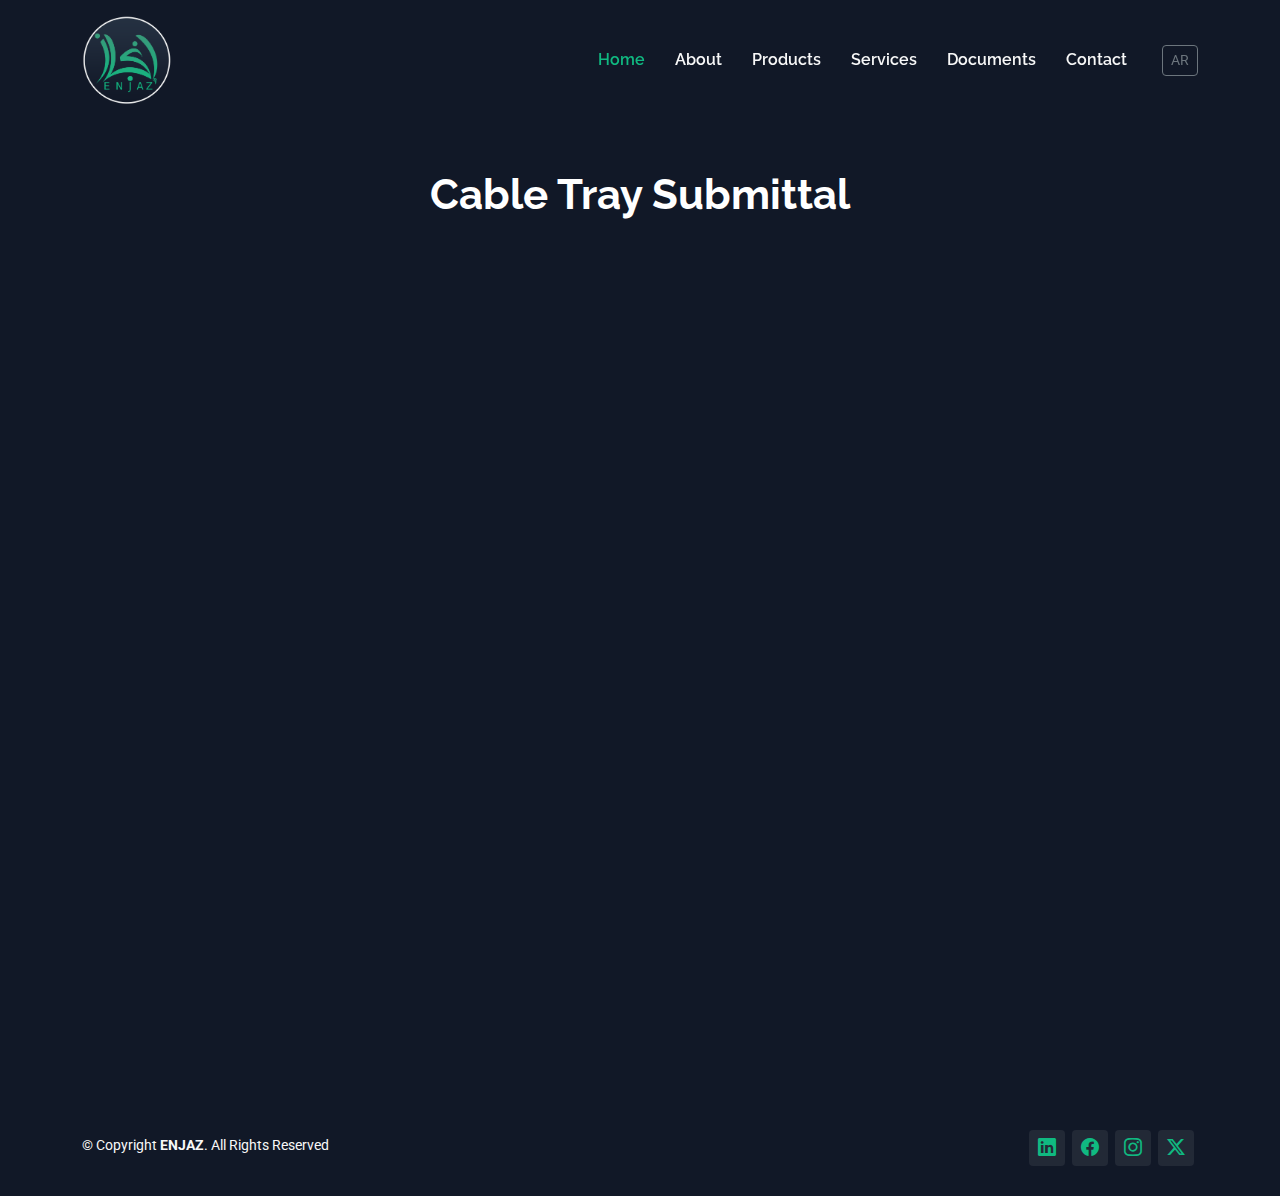
<file: documents.html>
<!DOCTYPE html>
<html lang="en">

<head>
    <meta charset="utf-8">
    <meta content="width=device-width, initial-scale=1.0" name="viewport">
    <title>Enjaz | MEP Contracting</title>
    <meta name="description"
        content="Your trusted partner in air outlets, cable trays, cable trunk, and electromechanical services, delivering quality solutions that meet international standards.">
    <meta name="keywords"
        content="Electromechanical solutions, Air outlets, Cable tray, Cable trunking, Air dampers, Fire dampers, Duct accessories, Mechanical and electrical contracting, HVAC products, Installation services, Electrical and mechanical engineering, Egypt, Middle East">

    <link rel="canonical" href="https://enjaz-mep.com/">

    <link rel="alternate" href="https://enjaz-mep.com/index-en.html" hreflang="en" />
    <link rel="alternate" href="https://enjaz-mep.com/index-ar.html" hreflang="ar" />
    <link rel="alternate" href="https://enjaz-mep.com/" hreflang="x-default" />

    <link href="assets/img/enjaz-logo-main.png" rel="icon">
    <link href="assets/img/enjaz-logo-main.png" rel="apple-touch-icon">

    <link href="https://fonts.googleapis.com" rel="preconnect">
    <link href="https://fonts.gstatic.com" rel="preconnect" crossorigin>
    <link
        href="https://fonts.googleapis.com/css2?family=Roboto:ital,wght@0,100;0,300;0,400;0,500;0,700;0,900;1,100;1,300;1,400;1,500;1,700;1,900&family=Raleway:ital,wght@0,100;0,200;0,300;0,400;0,500;0,600;0,700;0,800;0,900;1,100;1,200;1,300;1,400;1,500;1,600;1,700;1,800;1,900&display=swap"
        rel="stylesheet">

    <link href="assets/vendor/bootstrap/css/bootstrap.min.css" rel="stylesheet">
    <link href="assets/vendor/bootstrap-icons/bootstrap-icons.css" rel="stylesheet">
    <link href="assets/vendor/aos/aos.css" rel="stylesheet">
    <link href="assets/vendor/glightbox/css/glightbox.min.css" rel="stylesheet">
    <link href="assets/vendor/swiper/swiper-bundle.min.css" rel="stylesheet">
    <link rel="stylesheet" href="https://cdnjs.cloudflare.com/ajax/libs/font-awesome/6.0.0-beta3/css/all.min.css">

    <link href="assets/css/main.css" rel="stylesheet">

    <meta property="og:title" content="Enjaz | MEP Contracting">
    <meta property="og:description"
        content="Your trusted partner in air outlets, cable trays, cable trunk, and electromechanical services, delivering quality solutions that meet international standards.">
    <meta property="og:image" content="https://enjaz-mep.com/assets/img/enjaz-logo-main.png">
    <meta property="og:url" content="https://enjaz-mep.com/">
    <meta property="og:type" content="website">

    <meta name="twitter:card" content="summary_large_image">
    <meta name="twitter:title" content="Enjaz | MEP Contracting">
    <meta name="twitter:description"
        content="Your trusted partner in air outlets, cable trays, cable trunk, and electromechanical services, delivering quality solutions that meet international standards.">
    <meta name="twitter:image" content="https://enjaz-mep.com/assets/img/enjaz-logo-main.png">

    <meta name="google-adsense-account" content="ca-pub-2314269148414126">

</head>

<body class="starter-page-page">

    <header id="header" class="header d-flex align-items-center fixed-top">
        <div class="container position-relative d-flex align-items-center justify-content-between">
            <a href="index.html" class="logo d-flex align-items-center me-auto me-xl-0">
                <img src="assets/img/enjaz-logo-main.png" alt="Enjaz Electromechanical Solutions Company Slogan"
                    style="max-height: 90px; width: auto;">
            </a>
            <nav id="navmenu" class="navmenu">
                <ul>
                    <li><a href="/index.html" class="active" data-lang="nav_home">Home</a></li>
                    <li><a href="/index.html" data-lang="nav_about">About</a></li>
                    <li><a href="/index.html" data-lang="nav_products">Products</a></li>
                    <li><a href="/index.html" data-lang="nav_services">Services</a></li>
                    <li><a href="/documents.html" data-lang="nav_documents">Documents</a></li>
                    <li><a href="/index.html" data-lang="nav_contact">Contact</a></li>
                    <hr>
                    <button id="lang-toggle" class="btn btn-sm btn-outline-secondary language-toggle-btn"
                        style="margin-left: 20px;">AR</button>
                </ul>
                <i class="mobile-nav-toggle d-xl-none bi bi-list"></i>
            </nav>

        </div>
    </header>

    <main class="main">

        <!-- Page Title -->
        <div class="page-title light-background">
            <div class="container">
                <h1>Cable Tray Submittal</h1>
            </div>
        </div>
        
        <!-- End Page Title -->

        <!-- Starter Section Section -->
        <section id="starter-section" class="starter-section section">

            <!-- Section Title -->
            <div class="container section-title" data-aos="fade-up">
                <!-- <h2>Cable-Tray Submittal</h2> -->
                <div class="d-flex justify-content-center" style="width: 100%;">
                  <iframe src="https://drive.google.com/file/d/1eR4KYTb8WimsMMgpV9DR96soDbxZl2hw/preview" style="width:100%; max-width: 900px; height:80vh; border:0;"></iframe>
                </div>

            </div><!-- End Section Title -->



        </section><!-- /Starter Section Section -->

    </main>

    <footer id="footer" class="footer light-background">



        <div class="copyright text-center">
            <div
                class="container d-flex flex-column flex-lg-row justify-content-center justify-content-lg-between align-items-center">
                <div class="d-flex flex-column align-items-center align-items-lg-start">
                    <div>
                        <span data-lang="footer_copyright_text_1">© Copyright</span>
                        <strong><span data-lang="company_name">ENJAZ</span></strong>.
                        <span data-lang="footer_copyright_text_2">All Rights Reserved</span>
                    </div>
                    <div class="credits">
                    </div>
                </div>
                <div class="social-links order-first order-lg-last mb-3 mb-lg-0">
                    <a href="https://www.linkedin.com/company/Enjaz.Tec" aria-label="LinkedIn"><i
                            class="bi bi-linkedin"></i></a>
                    <a href="http://facebook.com/Enjaz.Tec" aria-label="Facebook"><i class="bi bi-facebook"></i></a>
                    <a href="" aria-label="https://www.instagram.com/Enjaz.Tec"><i class="bi bi-instagram"></i></a>
                    <a href="https://x.com/Enjaz.Tec" aria-label="Twitter"><i class="bi bi-twitter-x"></i></a>
                </div>
            </div>
        </div>



    </footer>

    <!-- Scroll Top -->
    <a href="#" id="scroll-top" class="scroll-top d-flex align-items-center justify-content-center"><i
            class="bi bi-arrow-up-short"></i></a>

    <!-- Vendor JS Files -->
    <script src="assets/vendor/bootstrap/js/bootstrap.bundle.min.js"></script>
    <script src="assets/vendor/php-email-form/validate.js"></script>
    <script src="assets/vendor/aos/aos.js"></script>
    <script src="assets/vendor/glightbox/js/glightbox.min.js"></script>
    <script src="assets/vendor/purecounter/purecounter_vanilla.js"></script>
    <script src="assets/vendor/typed.js/typed.umd.js"></script>
    <script src="assets/vendor/swiper/swiper-bundle.min.js"></script>

    <!-- Main JS File -->
    <script src="assets/js/main.js"></script>

</body>

</html>
</file>
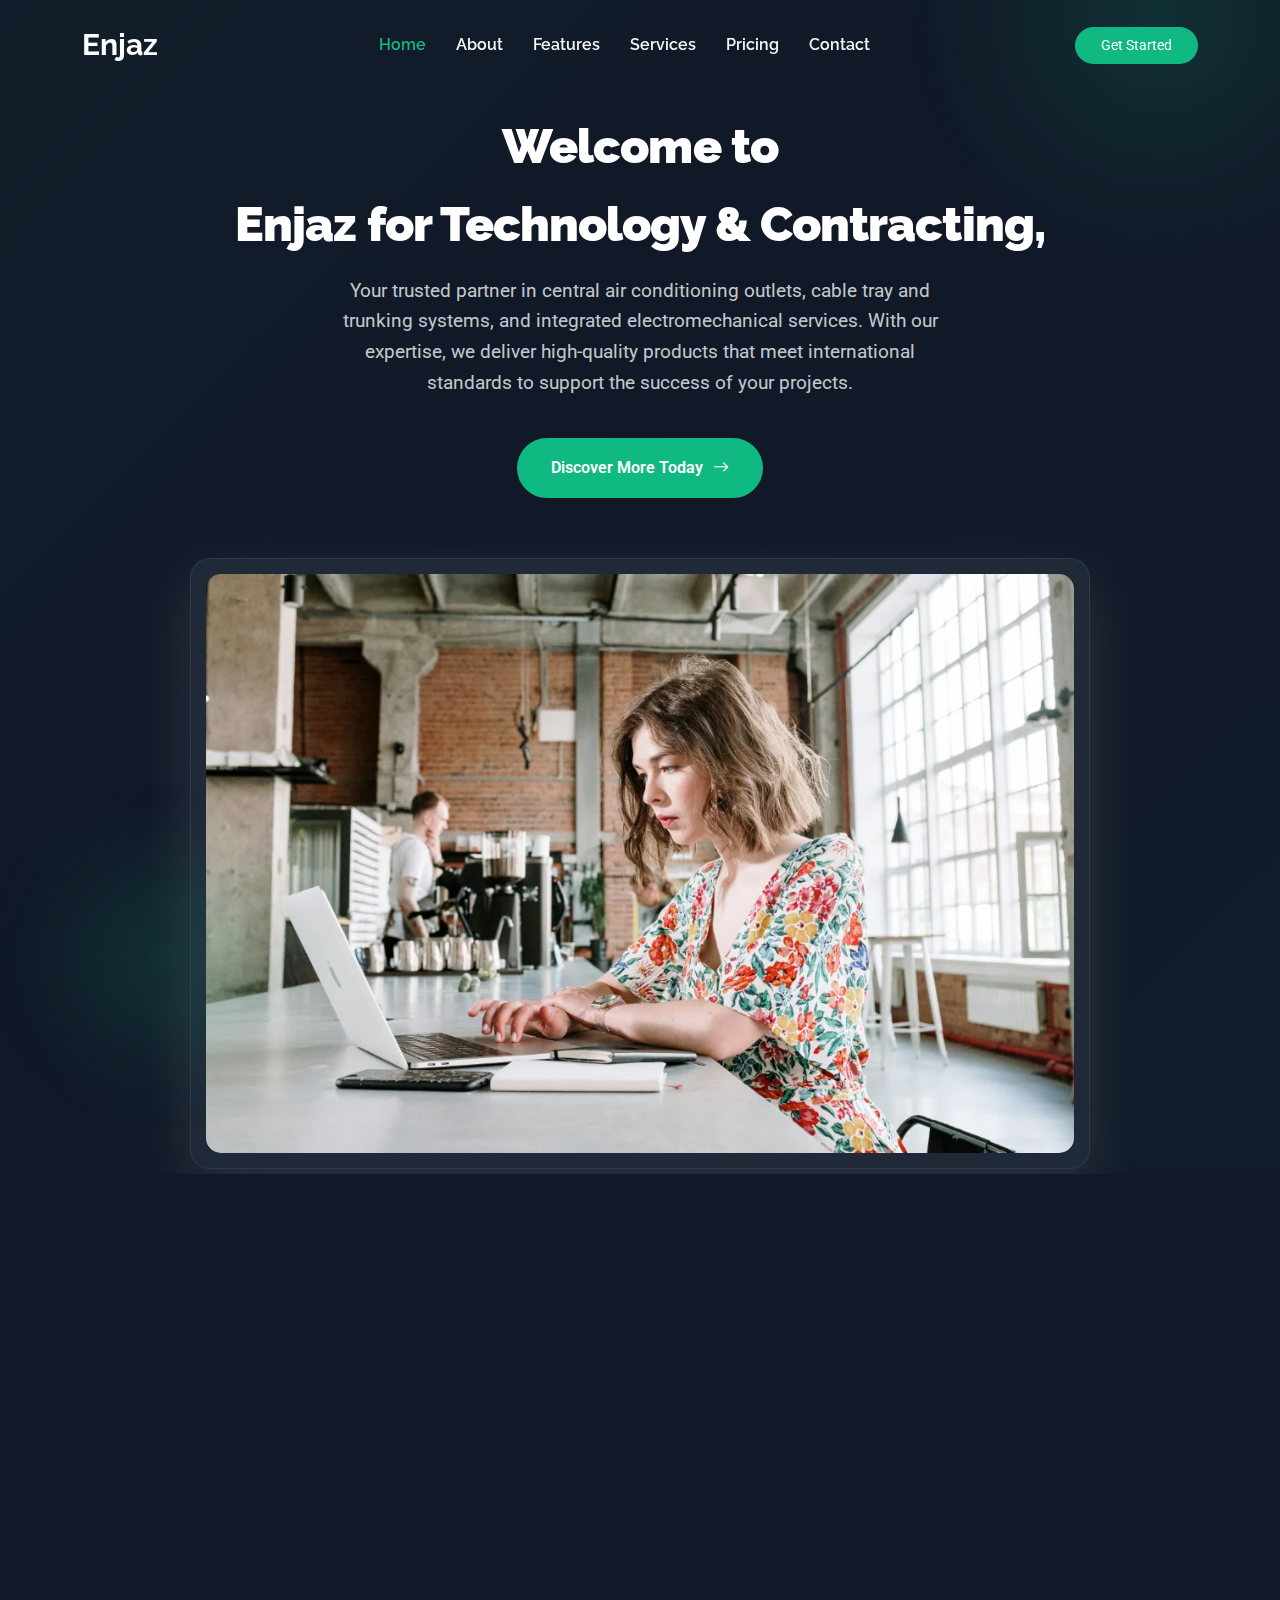
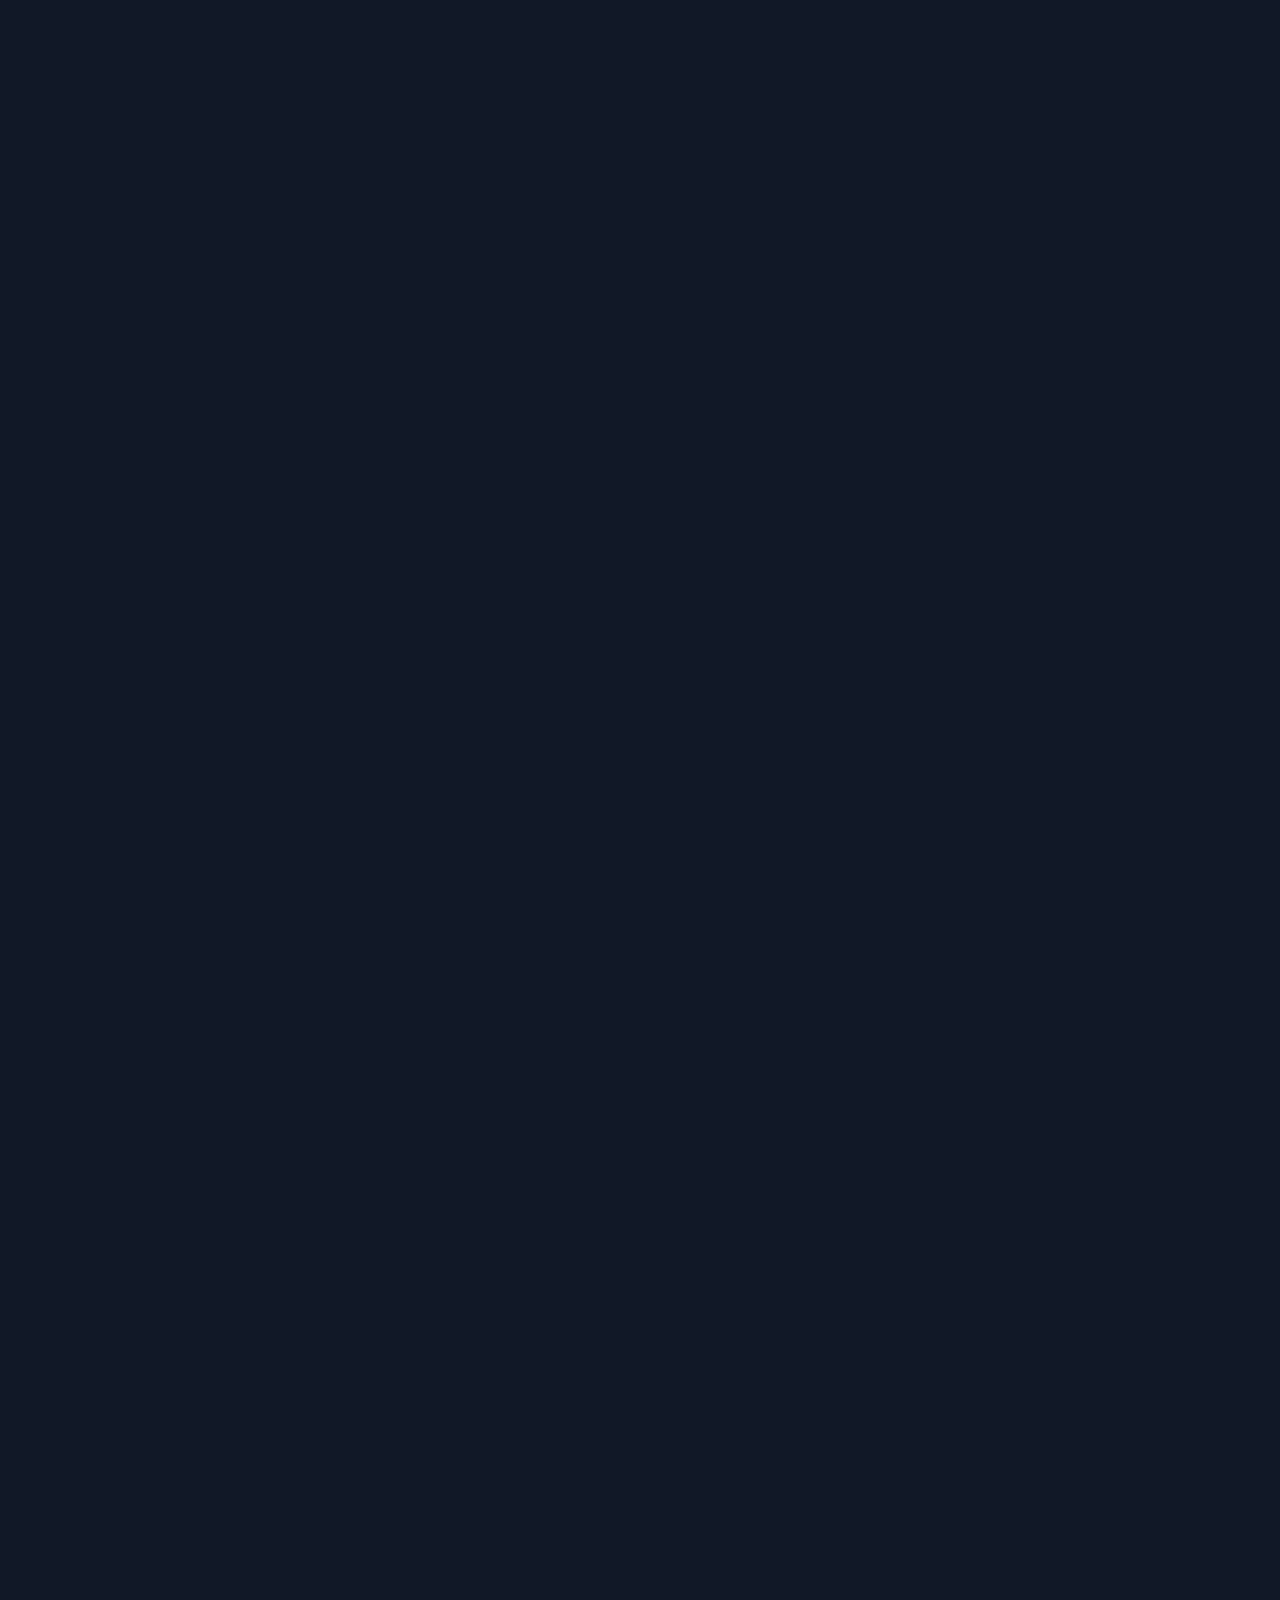
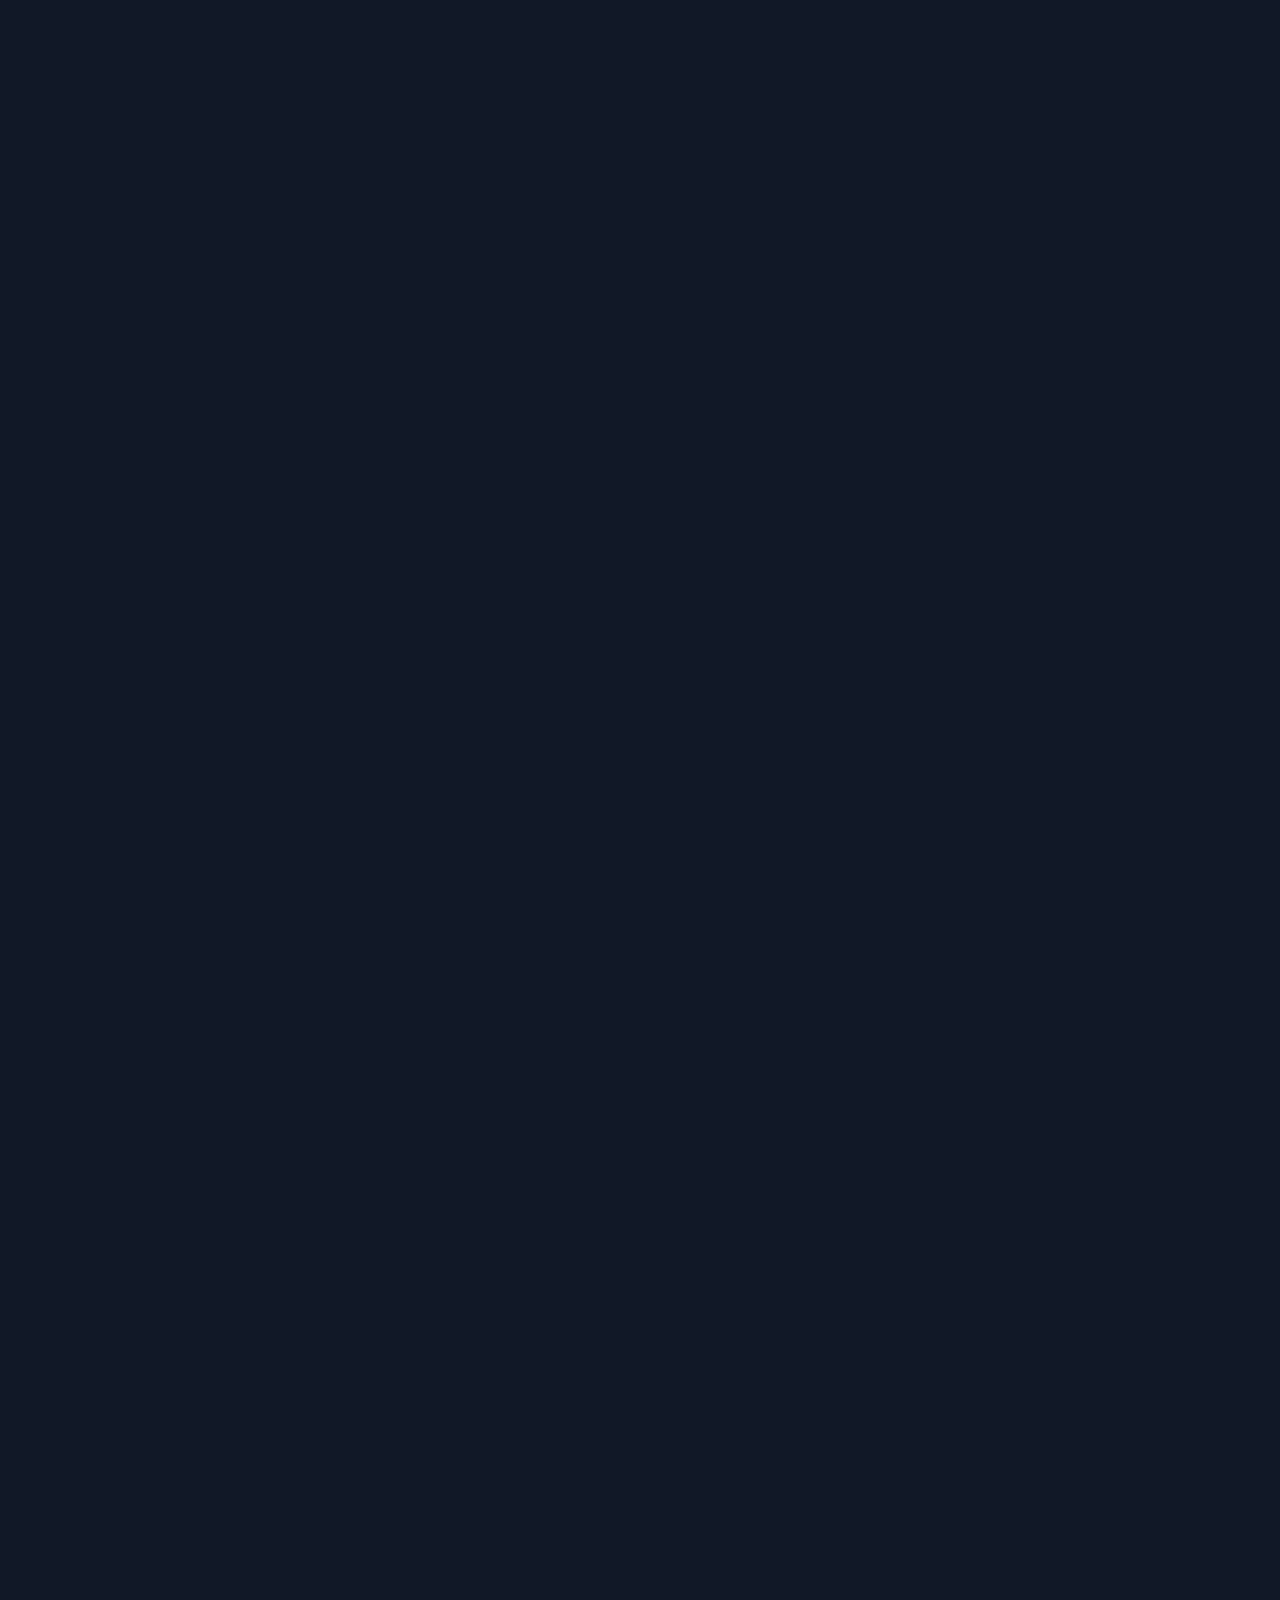
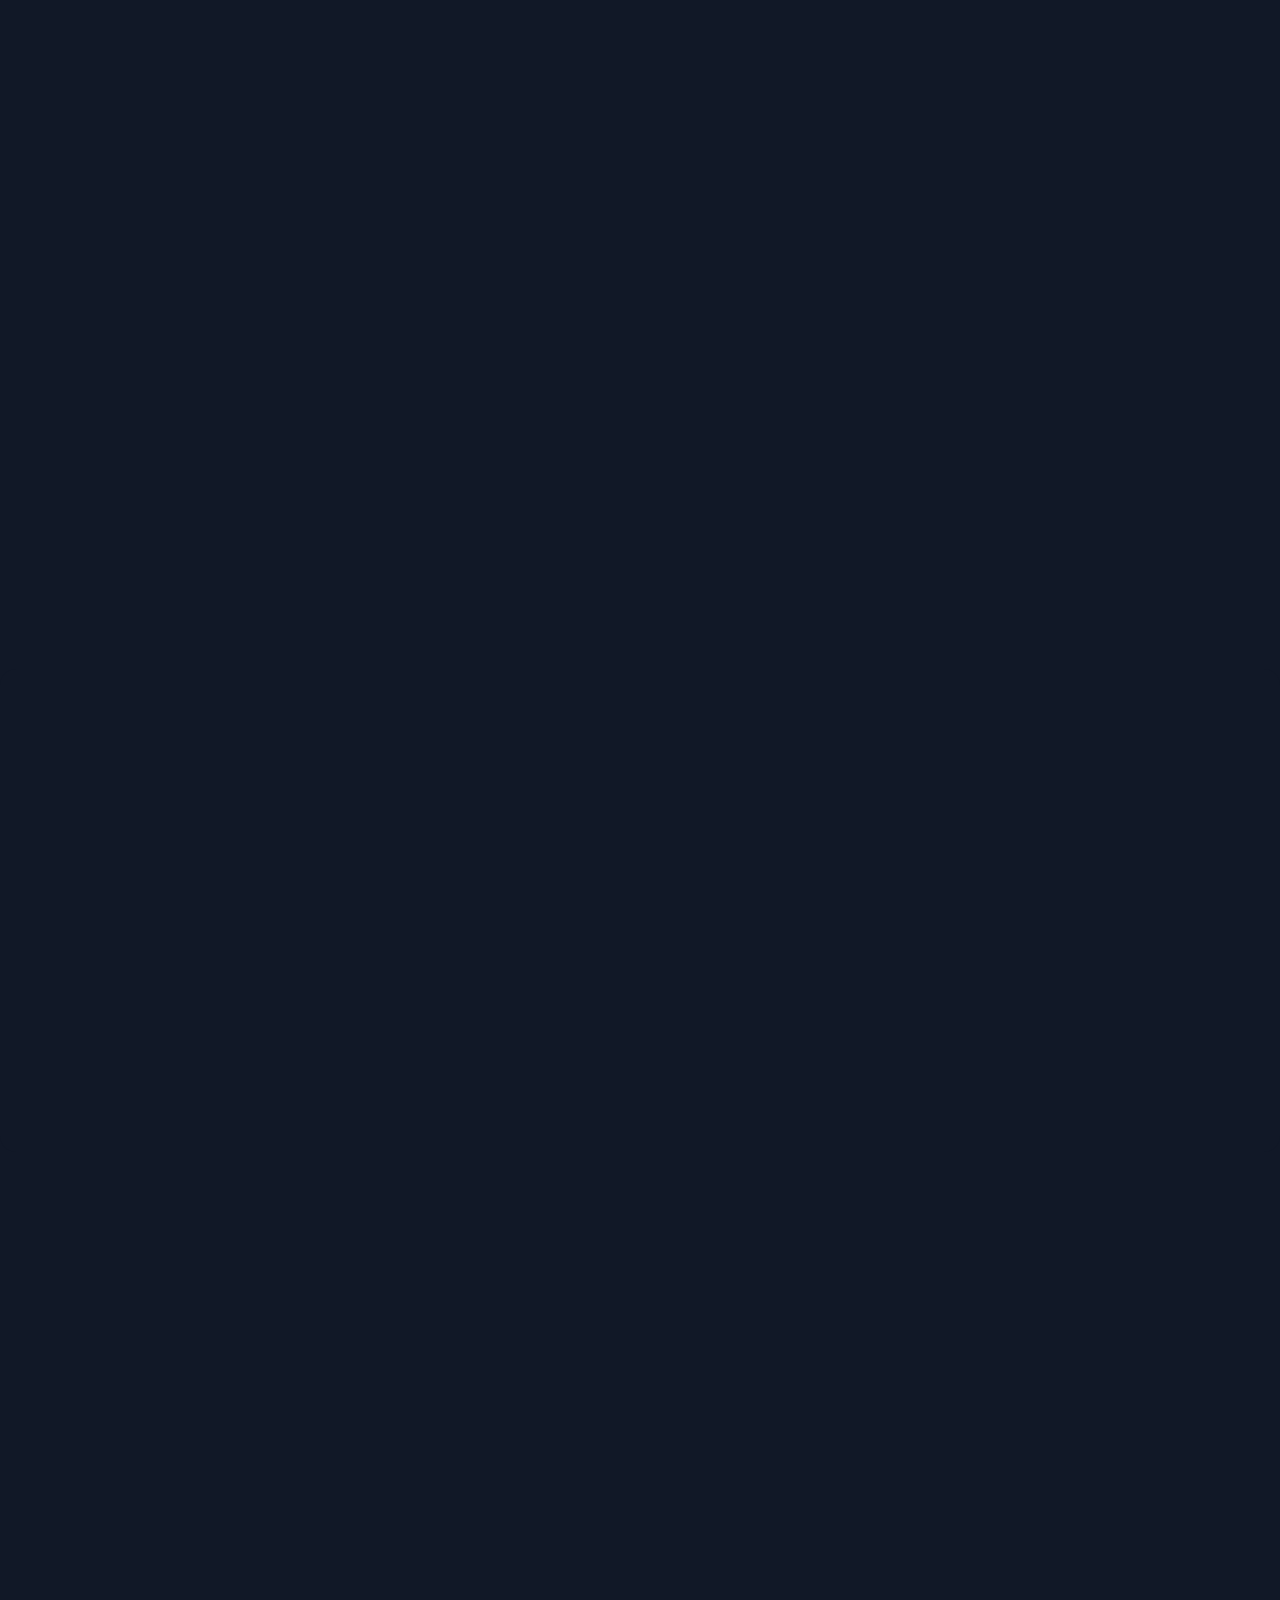
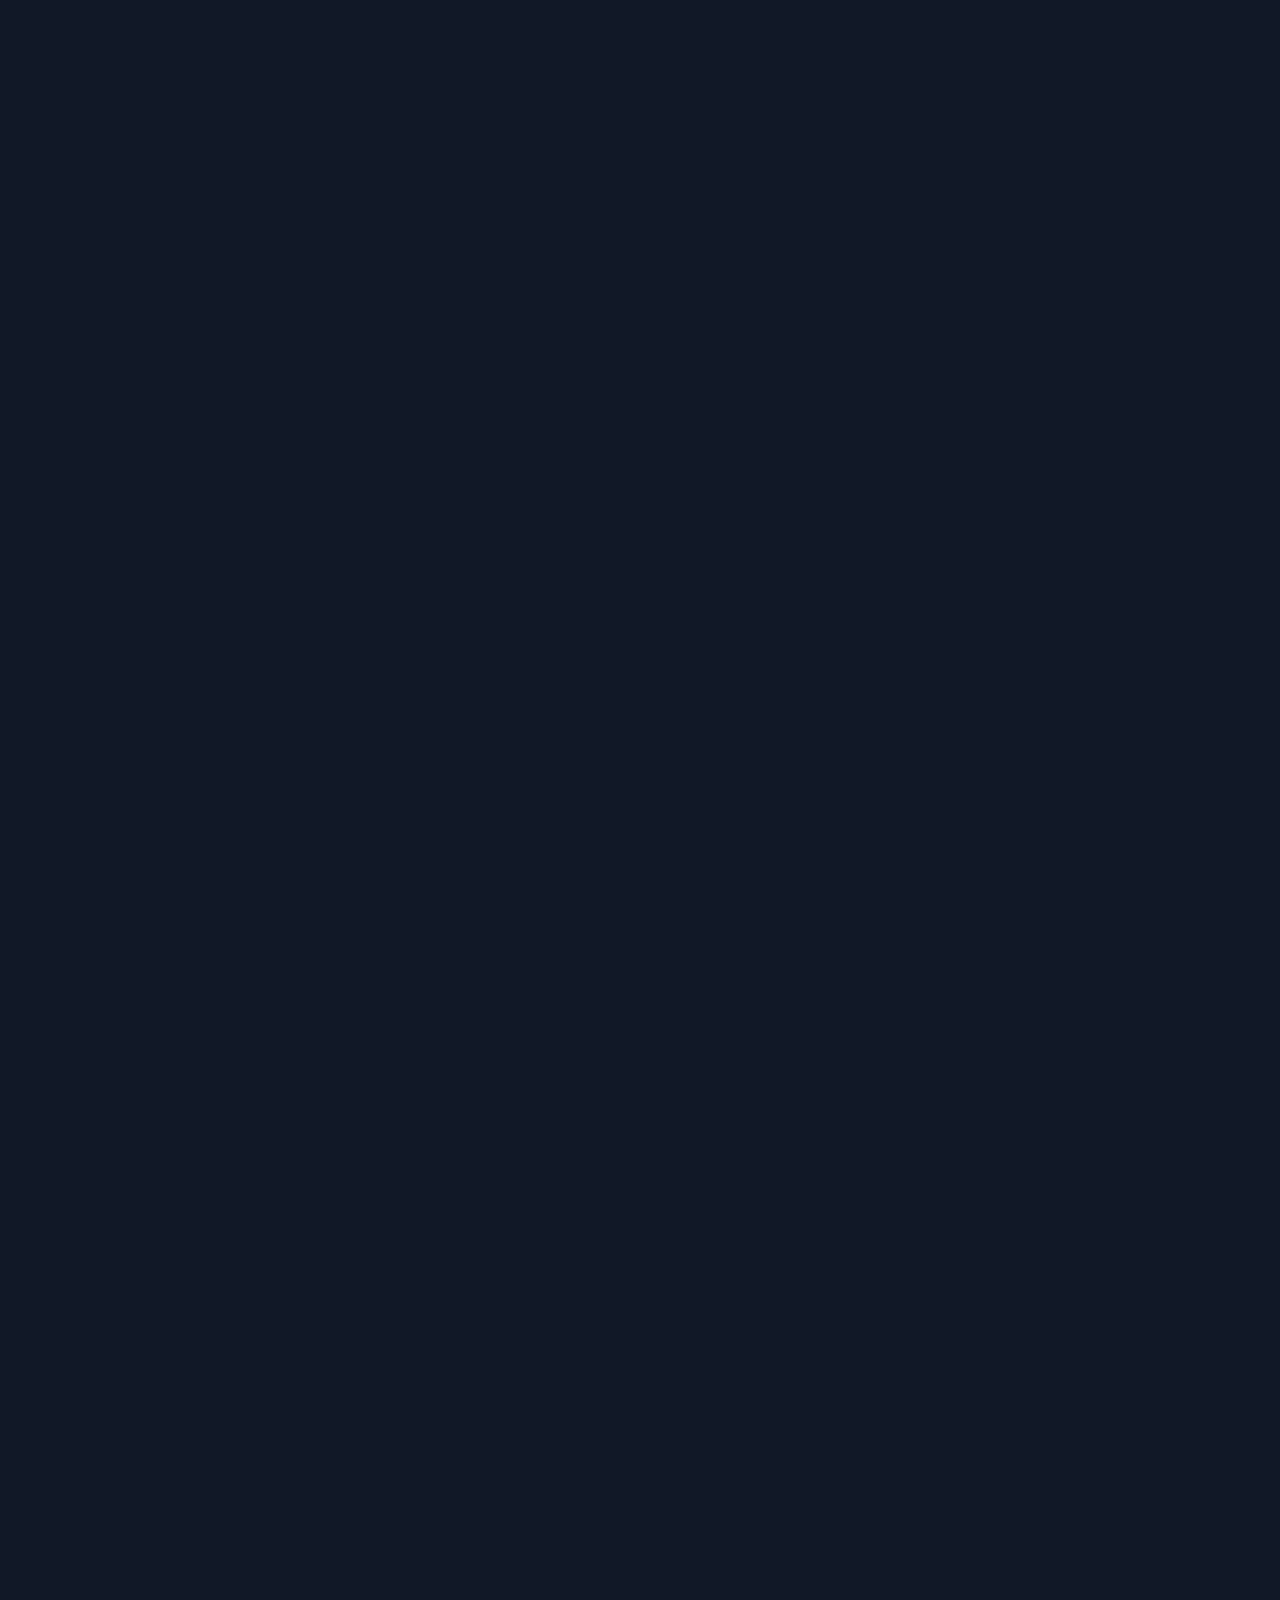
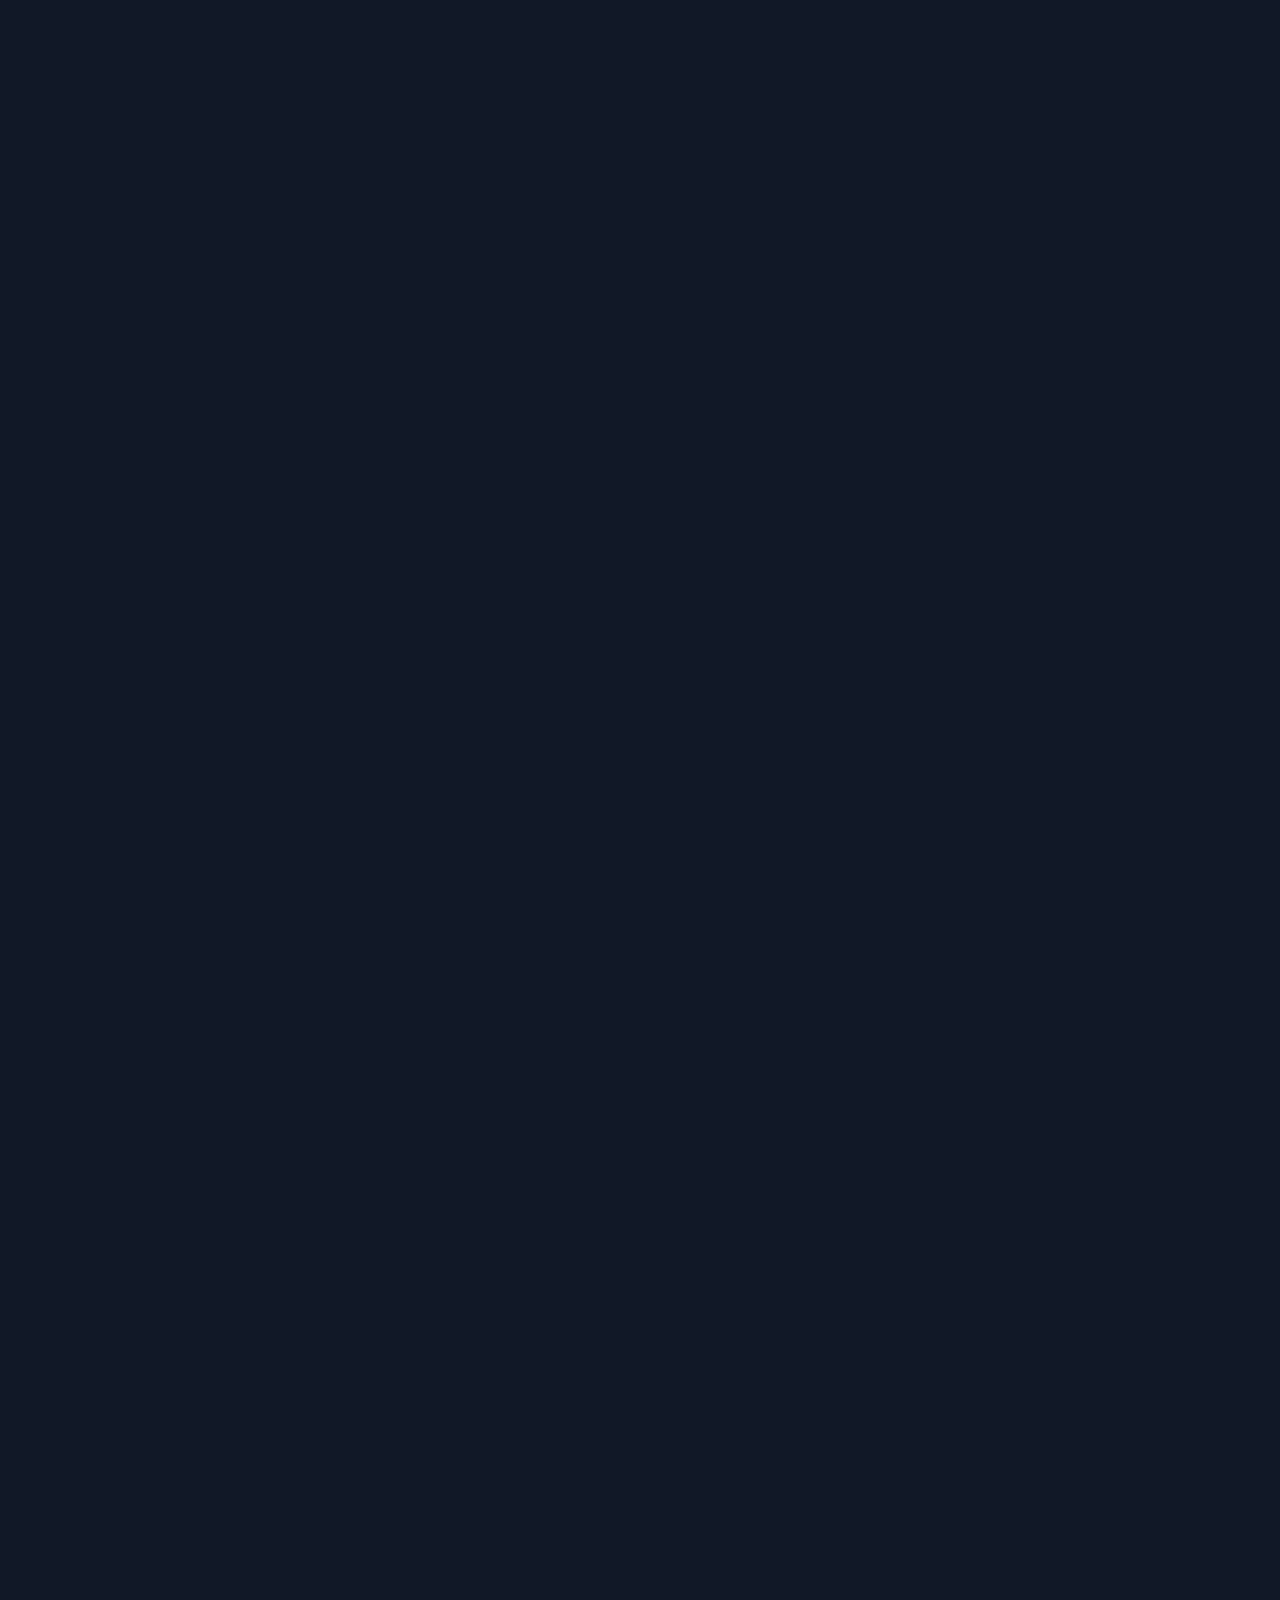
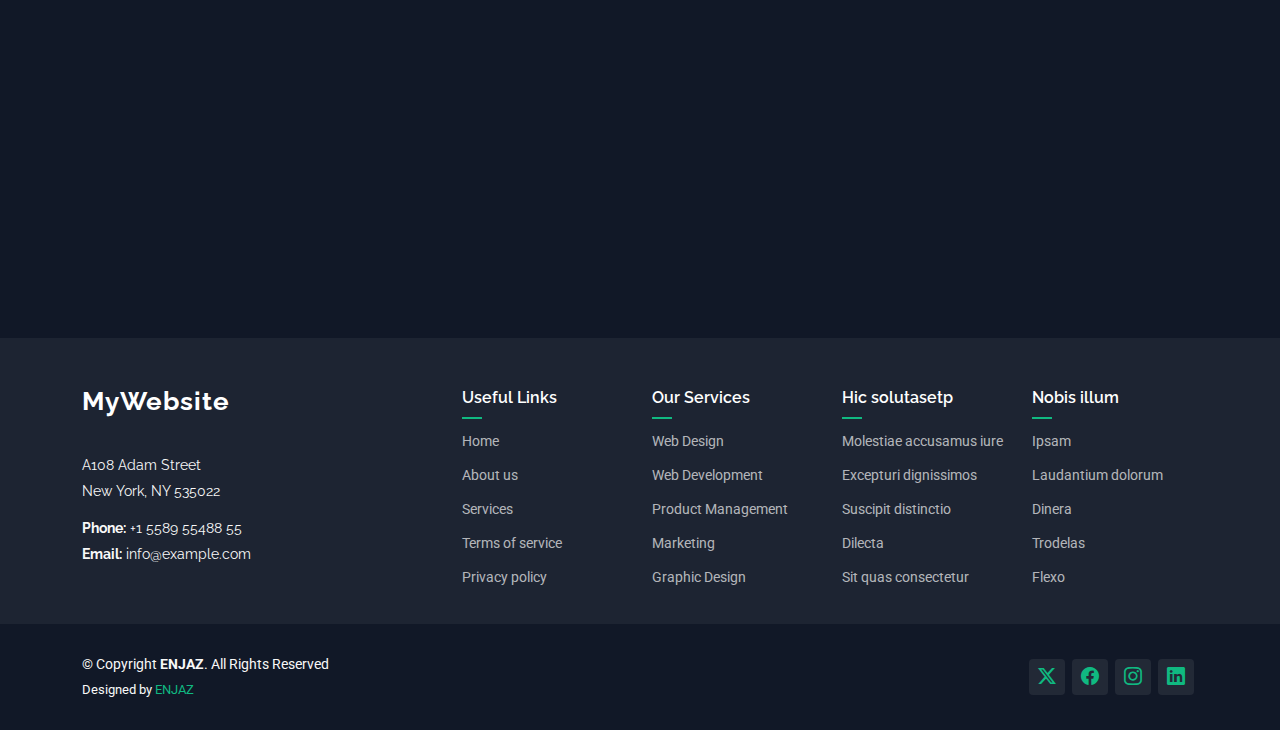
<file: index copy.html>
<!DOCTYPE html>
<html lang="en">

<head>
  <meta charset="utf-8">
  <meta content="width=device-width, initial-scale=1.0" name="viewport">
  <title>Enjaz for Technology & Contracting</title>
  <meta name="description" content="">
  <meta name="keywords" content="">

  <!-- Favicons -->
  <link href="assets/img/favicon.png" rel="icon">
  <link href="assets/img/apple-touch-icon.png" rel="apple-touch-icon">

  <!-- Fonts -->
  <link href="https://fonts.googleapis.com" rel="preconnect">
  <link href="https://fonts.gstatic.com" rel="preconnect" crossorigin>
  <link
    href="https://fonts.googleapis.com/css2?family=Roboto:ital,wght@0,100;0,300;0,400;0,500;0,700;0,900;1,100;1,300;1,400;1,500;1,700;1,900&family=Raleway:ital,wght@0,100;0,200;0,300;0,400;0,500;0,600;0,700;0,800;0,900;1,100;1,200;1,300;1,400;1,500;1,600;1,700;1,800;1,900&display=swap"
    rel="stylesheet">

  <!-- Vendor CSS Files -->
  <link href="assets/vendor/bootstrap/css/bootstrap.min.css" rel="stylesheet">
  <link href="assets/vendor/bootstrap-icons/bootstrap-icons.css" rel="stylesheet">
  <link href="assets/vendor/aos/aos.css" rel="stylesheet">
  <link href="assets/vendor/glightbox/css/glightbox.min.css" rel="stylesheet">
  <link href="assets/vendor/swiper/swiper-bundle.min.css" rel="stylesheet">

  <!-- Main CSS File -->
  <link href="assets/css/main.css" rel="stylesheet">

</head>

<body class="index-page">

  <header id="header" class="header d-flex align-items-center fixed-top">
    <div class="container position-relative d-flex align-items-center justify-content-between">

      <a href="index.html" class="logo d-flex align-items-center me-auto me-xl-0">
        <!-- Uncomment the line below if you also wish to use an image logo -->
        <!-- <img src="assets/img/logo.webp" alt=""> -->
        <h1 class="sitename">Enjaz</h1>
      </a>

      <nav id="navmenu" class="navmenu">
        <ul>
          <li><a href="#hero" class="active">Home</a></li>
          <li><a href="#about">About</a></li>
          <li><a href="#features">Features</a></li>
          <li><a href="#services">Services</a></li>
          <li><a href="#pricing">Pricing</a></li>
          <!-- <li class="dropdown"><a href="#"><span>Dropdown</span> <i class="bi bi-chevron-down toggle-dropdown"></i></a>
            <ul>
              <li><a href="#">Dropdown 1</a></li>
              <li class="dropdown"><a href="#"><span>Deep Dropdown</span> <i class="bi bi-chevron-down toggle-dropdown"></i></a>
                <ul>
                  <li><a href="#">Deep Dropdown 1</a></li>
                  <li><a href="#">Deep Dropdown 2</a></li>
                  <li><a href="#">Deep Dropdown 3</a></li>
                  <li><a href="#">Deep Dropdown 4</a></li>
                  <li><a href="#">Deep Dropdown 5</a></li>
                </ul>
              </li>
              <li><a href="#">Dropdown 2</a></li>
              <li><a href="#">Dropdown 3</a></li>
              <li><a href="#">Dropdown 4</a></li>
            </ul>
          </li> -->
          <li><a href="#contact">Contact</a></li>
        </ul>
        <i class="mobile-nav-toggle d-xl-none bi bi-list"></i>
      </nav>

      <a class="btn-getstarted" href="index.html#about">Get Started</a>

    </div>
  </header>

  <main class="main">

    <!-- Hero Section -->
    <section id="hero" class="hero section">
      <div class="container">
        <div class="hero-wrapper">

          <div class="hero-main-content text-center">
            <h1 class="hero-title" data-aos="zoom-in" data-aos-delay="200">
              Welcome to<br>
            </h1>
            <h2 class="hero-title" data-aos="zoom-in" data-aos-delay="200">
              Enjaz for Technology & Contracting,<br>
            </h2>
            <p class="hero-description" data-aos="fade-up" data-aos-delay="300">
              Your trusted partner in central air conditioning outlets, cable tray and trunking systems, and integrated
              electromechanical services. With our expertise, we deliver high-quality products that meet international
              standards to support the success of your projects.
            </p>

            <div class="hero-actions" data-aos="fade-up" data-aos-delay="400">
              <a href="#" class="action-btn primary">
                <span>Discover More Today</span>
                <i class="bi bi-arrow-right"></i>
              </a>
            </div>

            <div class="hero-image-showcase" data-aos="fade-up" data-aos-delay="500">
              <div class="image-wrapper">
                <img src="assets/img/about/about-18.webp" class="img-fluid" alt="Strategic Overview">
                <!-- <div class="floating-card card-2" data-aos="fade-left" data-aos-delay="700">
                  <div class="card-content">
                    <div class="card-icon">
                      <i class="bi bi-people"></i>
                    </div>
                    <div class="card-info">
                      <h4><span data-purecounter-start="0" data-purecounter-end="500" class="purecounter"></span>+</h4>
                      <p>Satisfied Clients</p>
                    </div>
                  </div>
                </div> -->
              </div>
            </div>

          </div>

        </div>
      </div>
    </section><!-- /Hero Section -->

    <!-- About Section -->
    <section id="about" class="about section">

      <div class="container" data-aos="fade-up" data-aos-delay="100">

        <div class="row align-items-center justify-content-between g-lg-5">
          <div class="col-lg-6" data-aos="fade-right" data-aos-delay="200">
            <div class="image-wrapper">
              <img src="assets/img/about/about-portrait-7.webp" class="img-fluid rounded" alt="About Us Image">
            </div>
          </div>

          <div class="col-lg-6" data-aos="fade-left" data-aos-delay="300">
            <div class="content">
              <h2 class="mb-4">About Us</h2>
              <h5 class="mb-4">At Enjaz for Technology & Contracting, we aim to provide innovative engineering solutions with a strong focus on quality and reliability.</h5>

              <div class="features-list mt-5" data-aos="fade-up" data-aos-delay="400">
                <div class="row g-4">
                  <div class="col-md-6">
                    <div class="feature-item">
                      <i class="bi bi-award"></i>
                      <h5>Vision:</h5>
                      <p>To be a leading name in technology and contracting across Egypt and the Middle East.</p>
                    </div>
                  </div>
                  
                  <!-- <div class="col-md-6">
                    <div class="feature-item">
                      <i class="bi bi-people"></i>
                      <h5>Community</h5>
                      <p>Suspendisse potenti. Integer ut fringilla mi.</p>
                    </div>
                  </div> -->
                  <div class="col-md-6">
                    <div class="feature-item">
                      <i class="bi bi-graph-up-arrow"></i>
                      <h5>Mission:</h5>
                      <p>Delivering trusted products and services that empower modern infrastructure projects.</p>
                    </div>
                  </div>

                  <div class="col-md-6">
                    <div class="feature-item">
                      <i class="bi bi-lightbulb"></i>
                      <h5>Values:</h5>
                      <p>Quality - Innovation - Commitment - Successful Partnerships.</p>
                    </div>
                  </div>
                </div>
              </div>

              <div class="mt-5" data-aos="fade-up" data-aos-delay="600">
                <a href="#" class="btn btn-primary me-3">Learn More</a>
                <a href="#contact" class="btn btn-outline-primary">Contact Us</a>
              </div>
            </div>
          </div>
        </div>

      </div>

    </section><!-- /About Section -->

    <!-- Features Section -->
    <section id="features" class="features section">

      <!-- Section Title -->
      <div class="container section-title" data-aos="fade-up">
        <h2>Features</h2>
        <p>Necessitatibus eius consequatur ex aliquid fuga eum quidem sint consectetur velit</p>
      </div><!-- End Section Title -->

      <div class="container" data-aos="fade-up" data-aos-delay="100">

        <div class="row align-items-center mb-5">
          <div class="col-lg-6" data-aos="fade-right" data-aos-delay="150">
            <div class="intro-content">
              <h2>Powerful features to accelerate growth</h2>
              <p>Sed do eiusmod tempor incididunt ut labore et dolore magna aliqua. Ut enim ad minim veniam, quis
                nostrud exercitation ullamco laboris.</p>
              <div class="feature-stats">
                <div class="stat-item">
                  <span class="stat-number">150+</span>
                  <span class="stat-label">Features</span>
                </div>
                <div class="stat-item">
                  <span class="stat-number">99.9%</span>
                  <span class="stat-label">Uptime</span>
                </div>
                <div class="stat-item">
                  <span class="stat-number">24/7</span>
                  <span class="stat-label">Support</span>
                </div>
              </div>
            </div>
          </div>
          <div class="col-lg-6" data-aos="fade-left" data-aos-delay="200">
            <div class="intro-image">
              <img src="assets/img/features/features-2.webp" alt="Features" class="img-fluid">
            </div>
          </div>
        </div>

        <div class="features-grid">
          <div class="feature-item" data-aos="flip-up" data-aos-delay="250">
            <div class="feature-number">01</div>
            <div class="feature-content">
              <div class="feature-icon">
                <i class="bi bi-lightning-charge"></i>
              </div>
              <h4>Lightning Fast Performance</h4>
              <p>Duis aute irure dolor in reprehenderit in voluptate velit esse cillum dolore eu fugiat nulla pariatur
                excepteur sint.</p>
              <div class="feature-tags">
                <span class="tag">Speed</span>
                <span class="tag">Optimization</span>
              </div>
            </div>
          </div>

          <div class="feature-item" data-aos="flip-up" data-aos-delay="300">
            <div class="feature-number">02</div>
            <div class="feature-content">
              <div class="feature-icon">
                <i class="bi bi-shield-check"></i>
              </div>
              <h4>Enterprise Security</h4>
              <p>Excepteur sint occaecat cupidatat non proident, sunt in culpa qui officia deserunt mollit anim id est
                laborum sed.</p>
              <div class="feature-tags">
                <span class="tag">Secure</span>
                <span class="tag">Protected</span>
              </div>
            </div>
          </div>

          <div class="feature-item" data-aos="flip-up" data-aos-delay="350">
            <div class="feature-number">03</div>
            <div class="feature-content">
              <div class="feature-icon">
                <i class="bi bi-people-fill"></i>
              </div>
              <h4>Team Collaboration</h4>
              <p>Lorem ipsum dolor sit amet, consectetur adipiscing elit. Sed do eiusmod tempor incididunt ut labore et
                dolore magna aliqua.</p>
              <div class="feature-tags">
                <span class="tag">Teamwork</span>
                <span class="tag">Sync</span>
              </div>
            </div>
          </div>

          <div class="feature-item" data-aos="flip-up" data-aos-delay="400">
            <div class="feature-number">04</div>
            <div class="feature-content">
              <div class="feature-icon">
                <i class="bi bi-graph-up-arrow"></i>
              </div>
              <h4>Advanced Analytics</h4>
              <p>Ut enim ad minim veniam, quis nostrud exercitation ullamco laboris nisi ut aliquip ex ea commodo
                consequat duis.</p>
              <div class="feature-tags">
                <span class="tag">Data</span>
                <span class="tag">Insights</span>
              </div>
            </div>
          </div>

          <div class="feature-item" data-aos="flip-up" data-aos-delay="450">
            <div class="feature-number">05</div>
            <div class="feature-content">
              <div class="feature-icon">
                <i class="bi bi-gear-fill"></i>
              </div>
              <h4>Smart Automation</h4>
              <p>Sed ut perspiciatis unde omnis iste natus error sit voluptatem accusantium doloremque laudantium totam
                rem aperiam.</p>
              <div class="feature-tags">
                <span class="tag">AI</span>
                <span class="tag">Workflow</span>
              </div>
            </div>
          </div>

          <div class="feature-item" data-aos="flip-up" data-aos-delay="500">
            <div class="feature-number">06</div>
            <div class="feature-content">
              <div class="feature-icon">
                <i class="bi bi-cloud-arrow-up"></i>
              </div>
              <h4>Cloud Integration</h4>
              <p>Eaque ipsa quae ab illo inventore veritatis et quasi architecto beatae vitae dicta sunt explicabo nemo
                enim ipsam.</p>
              <div class="feature-tags">
                <span class="tag">Cloud</span>
                <span class="tag">Scalable</span>
              </div>
            </div>
          </div>
        </div>

      </div>

    </section><!-- /Features Section -->

    <!-- Features Tabs Section -->
    <section id="features-tabs" class="features-tabs section">

      <div class="container" data-aos="fade-up" data-aos-delay="100">

        <div class="tabs-wrapper">
          <ul class="nav nav-tabs" data-aos="fade-up" data-aos-delay="100">

            <li class="nav-item">
              <a class="nav-link active show" data-bs-toggle="tab" data-bs-target="#features-tabs-tab-1">
                <div class="tab-icon">
                  <i class="bi bi-rocket-takeoff"></i>
                </div>
                <div class="tab-content">
                  <h5>Innovation</h5>
                  <span>Cutting-edge solutions</span>
                </div>
              </a>
            </li><!-- End tab nav item -->

            <li class="nav-item">
              <a class="nav-link" data-bs-toggle="tab" data-bs-target="#features-tabs-tab-2">
                <div class="tab-icon">
                  <i class="bi bi-shield-shaded"></i>
                </div>
                <div class="tab-content">
                  <h5>Security</h5>
                  <span>Advanced protection</span>
                </div>
              </a>
            </li><!-- End tab nav item -->

            <li class="nav-item">
              <a class="nav-link" data-bs-toggle="tab" data-bs-target="#features-tabs-tab-3">
                <div class="tab-icon">
                  <i class="bi bi-lightning-charge"></i>
                </div>
                <div class="tab-content">
                  <h5>Performance</h5>
                  <span>Lightning fast speed</span>
                </div>
              </a>
            </li><!-- End tab nav item -->

            <li class="nav-item">
              <a class="nav-link" data-bs-toggle="tab" data-bs-target="#features-tabs-tab-4">
                <div class="tab-icon">
                  <i class="bi bi-heart-pulse"></i>
                </div>
                <div class="tab-content">
                  <h5>Support</h5>
                  <span>24/7 assistance</span>
                </div>
              </a>
            </li><!-- End tab nav item -->

          </ul>

          <div class="tab-content" data-aos="fade-up" data-aos-delay="200">

            <div class="tab-pane fade active show" id="features-tabs-tab-1">
              <div class="row align-items-center">

                <div class="col-lg-5">
                  <div class="content-wrapper">
                    <div class="icon-badge">
                      <i class="bi bi-rocket-takeoff"></i>
                    </div>
                    <h3>Innovation Excellence</h3>
                    <p>Sed ut perspiciatis unde omnis iste natus error sit voluptatem accusantium doloremque laudantium,
                      totam rem aperiam eaque ipsa quae ab illo inventore veritatis.</p>

                    <div class="feature-grid">
                      <div class="feature-item">
                        <i class="bi bi-check-circle-fill"></i>
                        <span>Excepteur sint occaecat cupidatat non proident</span>
                      </div>
                      <div class="feature-item">
                        <i class="bi bi-check-circle-fill"></i>
                        <span>Sunt in culpa qui officia deserunt mollit anim</span>
                      </div>
                      <div class="feature-item">
                        <i class="bi bi-check-circle-fill"></i>
                        <span>At vero eos et accusamus et iusto odio</span>
                      </div>
                      <div class="feature-item">
                        <i class="bi bi-check-circle-fill"></i>
                        <span>Et harum quidem rerum facilis est et expedita</span>
                      </div>
                    </div>

                    <div class="stats-row">
                      <div class="stat-item">
                        <div class="stat-number">99%</div>
                        <div class="stat-label">Uptime</div>
                      </div>
                      <div class="stat-item">
                        <div class="stat-number">50K+</div>
                        <div class="stat-label">Users</div>
                      </div>
                      <div class="stat-item">
                        <div class="stat-number">24/7</div>
                        <div class="stat-label">Support</div>
                      </div>
                    </div>

                    <a href="#" class="btn-primary">Learn More <i class="bi bi-arrow-right"></i></a>
                  </div>
                </div>

                <div class="col-lg-7">
                  <div class="visual-content">
                    <div class="main-image">
                      <img src="assets/img/features/features-4.webp" alt="" class="img-fluid">
                      <div class="floating-card">
                        <i class="bi bi-graph-up-arrow"></i>
                        <div class="card-content">
                          <span>Performance</span>
                          <strong>+85% Improvement</strong>
                        </div>
                      </div>
                    </div>
                  </div>
                </div>

              </div>
            </div><!-- End tab content item -->

            <div class="tab-pane fade" id="features-tabs-tab-2">
              <div class="row align-items-center">

                <div class="col-lg-5">
                  <div class="content-wrapper">
                    <div class="icon-badge">
                      <i class="bi bi-shield-shaded"></i>
                    </div>
                    <h3>Advanced Security</h3>
                    <p>Neque porro quisquam est qui dolorem ipsum quia dolor sit amet consectetur adipisci velit sed
                      quia non numquam eius modi tempora incidunt ut labore.</p>

                    <div class="feature-grid">
                      <div class="feature-item">
                        <i class="bi bi-check-circle-fill"></i>
                        <span>Temporibus autem quibusdam et aut officiis</span>
                      </div>
                      <div class="feature-item">
                        <i class="bi bi-check-circle-fill"></i>
                        <span>Nam libero tempore cum soluta nobis</span>
                      </div>
                      <div class="feature-item">
                        <i class="bi bi-check-circle-fill"></i>
                        <span>Itaque earum rerum hic tenetur a sapiente</span>
                      </div>
                      <div class="feature-item">
                        <i class="bi bi-check-circle-fill"></i>
                        <span>Quis autem vel eum iure reprehenderit qui</span>
                      </div>
                    </div>

                    <div class="stats-row">
                      <div class="stat-item">
                        <div class="stat-number">256-bit</div>
                        <div class="stat-label">Encryption</div>
                      </div>
                      <div class="stat-item">
                        <div class="stat-number">ISO</div>
                        <div class="stat-label">Certified</div>
                      </div>
                      <div class="stat-item">
                        <div class="stat-number">GDPR</div>
                        <div class="stat-label">Compliant</div>
                      </div>
                    </div>

                    <a href="#" class="btn-primary">Learn More <i class="bi bi-arrow-right"></i></a>
                  </div>
                </div>

                <div class="col-lg-7">
                  <div class="visual-content">
                    <div class="main-image">
                      <img src="assets/img/features/features-2.webp" alt="" class="img-fluid">
                      <div class="floating-card">
                        <i class="bi bi-shield-check"></i>
                        <div class="card-content">
                          <span>Security</span>
                          <strong>Military Grade</strong>
                        </div>
                      </div>
                    </div>
                  </div>
                </div>

              </div>
            </div><!-- End tab content item -->

            <div class="tab-pane fade" id="features-tabs-tab-3">
              <div class="row align-items-center">

                <div class="col-lg-5">
                  <div class="content-wrapper">
                    <div class="icon-badge">
                      <i class="bi bi-lightning-charge"></i>
                    </div>
                    <h3>Lightning Performance</h3>
                    <p>Ut enim ad minima veniam quis nostrum exercitationem ullam corporis suscipit laboriosam nisi ut
                      aliquid ex ea commodi consequatur quis autem vel.</p>

                    <div class="feature-grid">
                      <div class="feature-item">
                        <i class="bi bi-check-circle-fill"></i>
                        <span>Duis aute irure dolor in reprehenderit in voluptate</span>
                      </div>
                      <div class="feature-item">
                        <i class="bi bi-check-circle-fill"></i>
                        <span>Excepteur sint occaecat cupidatat non proident</span>
                      </div>
                      <div class="feature-item">
                        <i class="bi bi-check-circle-fill"></i>
                        <span>Sunt in culpa qui officia deserunt mollit</span>
                      </div>
                      <div class="feature-item">
                        <i class="bi bi-check-circle-fill"></i>
                        <span>Sed ut perspiciatis unde omnis iste natus</span>
                      </div>
                    </div>

                    <div class="stats-row">
                      <div class="stat-item">
                        <div class="stat-number">0.5s</div>
                        <div class="stat-label">Load Time</div>
                      </div>
                      <div class="stat-item">
                        <div class="stat-number">100%</div>
                        <div class="stat-label">Optimized</div>
                      </div>
                      <div class="stat-item">
                        <div class="stat-number">CDN</div>
                        <div class="stat-label">Global</div>
                      </div>
                    </div>

                    <a href="#" class="btn-primary">Learn More <i class="bi bi-arrow-right"></i></a>
                  </div>
                </div>

                <div class="col-lg-7">
                  <div class="visual-content">
                    <div class="main-image">
                      <img src="assets/img/features/features-6.webp" alt="" class="img-fluid">
                      <div class="floating-card">
                        <i class="bi bi-speedometer2"></i>
                        <div class="card-content">
                          <span>Speed</span>
                          <strong>Ultra Fast</strong>
                        </div>
                      </div>
                    </div>
                  </div>
                </div>

              </div>
            </div><!-- End tab content item -->

            <div class="tab-pane fade" id="features-tabs-tab-4">
              <div class="row align-items-center">

                <div class="col-lg-5">
                  <div class="content-wrapper">
                    <div class="icon-badge">
                      <i class="bi bi-heart-pulse"></i>
                    </div>
                    <h3>Premium Support</h3>
                    <p>Nemo enim ipsam voluptatem quia voluptas sit aspernatur aut odit aut fugit sed quia consequuntur
                      magni dolores eos qui ratione voluptatem sequi nesciunt.</p>

                    <div class="feature-grid">
                      <div class="feature-item">
                        <i class="bi bi-check-circle-fill"></i>
                        <span>Neque porro quisquam est qui dolorem ipsum</span>
                      </div>
                      <div class="feature-item">
                        <i class="bi bi-check-circle-fill"></i>
                        <span>Quia dolor sit amet consectetur adipisci velit</span>
                      </div>
                      <div class="feature-item">
                        <i class="bi bi-check-circle-fill"></i>
                        <span>Sed quia non numquam eius modi tempora</span>
                      </div>
                      <div class="feature-item">
                        <i class="bi bi-check-circle-fill"></i>
                        <span>Incidunt ut labore et dolore magnam aliquam</span>
                      </div>
                    </div>

                    <div class="stats-row">
                      <div class="stat-item">
                        <div class="stat-number">24/7</div>
                        <div class="stat-label">Available</div>
                      </div>
                      <div class="stat-item">
                        <div class="stat-number">2min</div>
                        <div class="stat-label">Response</div>
                      </div>
                      <div class="stat-item">
                        <div class="stat-number">Expert</div>
                        <div class="stat-label">Team</div>
                      </div>
                    </div>

                    <a href="#" class="btn-primary">Learn More <i class="bi bi-arrow-right"></i></a>
                  </div>
                </div>

                <div class="col-lg-7">
                  <div class="visual-content">
                    <div class="main-image">
                      <img src="assets/img/features/features-1.webp" alt="" class="img-fluid">
                      <div class="floating-card">
                        <i class="bi bi-headset"></i>
                        <div class="card-content">
                          <span>Support</span>
                          <strong>Always Here</strong>
                        </div>
                      </div>
                    </div>
                  </div>
                </div>

              </div>
            </div><!-- End tab content item -->

          </div>
        </div>

      </div>

    </section><!-- /Features Tabs Section -->

    <!-- Services Section -->
    <section id="services" class="services section">

      <!-- Section Title -->
      <div class="container section-title" data-aos="fade-up">
        <h2>Services</h2>
        <p>Necessitatibus eius consequatur ex aliquid fuga eum quidem sint consectetur velit</p>
      </div><!-- End Section Title -->

      <div class="container" data-aos="fade-up" data-aos-delay="100">

        <div class="row align-items-center">
          <div class="col-lg-6">
            <div class="intro-content" data-aos="fade-right" data-aos-delay="100">
              <div class="section-badge mb-3" data-aos="zoom-in" data-aos-delay="50">
                <i class="bi bi-star-fill"></i>
                <span>WHAT WE DO</span>
              </div>
              <h2 class="section-heading mb-4">Transforming Ideas into Outstanding Results</h2>
              <p class="section-description mb-4">We believe in crafting exceptional experiences that drive meaningful
                growth for your business. Our dedicated team combines creativity with technical excellence to deliver
                solutions that make a difference.</p>
              <a href="#" class="cta-button" data-aos="fade-right" data-aos-delay="200">
                Explore Our Work
              </a>
            </div>
          </div>
          <div class="col-lg-6">
            <div class="hero-visual" data-aos="fade-left" data-aos-delay="150">
              <img src="assets/img/services/services-1.webp" alt="Services" class="img-fluid">
            </div>
          </div>
        </div>

        <div class="services-grid mt-5">
          <div class="row g-4">
            <div class="col-lg-4 col-md-6" data-aos="fade-up" data-aos-delay="100">
              <div class="service-card">
                <div class="card-number">
                  <span>01</span>
                </div>
                <div class="card-content">
                  <h5 class="service-title">
                    <a href="#">Custom Application Development</a>
                  </h5>
                  <p class="service-description">Building robust applications tailored to your specific needs using
                    modern frameworks and cutting-edge technologies.</p>
                </div>
              </div>
            </div><!-- End Service Card -->

            <div class="col-lg-4 col-md-6" data-aos="fade-up" data-aos-delay="200">
              <div class="service-card">
                <div class="card-number">
                  <span>02</span>
                </div>
                <div class="card-content">
                  <h5 class="service-title">
                    <a href="#">Strategic Planning</a>
                  </h5>
                  <p class="service-description">Comprehensive roadmaps that align technology solutions with your
                    business objectives and market opportunities.</p>
                </div>
              </div>
            </div><!-- End Service Card -->

            <div class="col-lg-4 col-md-6" data-aos="fade-up" data-aos-delay="300">
              <div class="service-card">
                <div class="card-number">
                  <span>03</span>
                </div>
                <div class="card-content">
                  <h5 class="service-title">
                    <a href="#">Identity Design</a>
                  </h5>
                  <p class="service-description">Creating compelling visual narratives that resonate with your audience
                    and strengthen brand recognition across all touchpoints.</p>
                </div>
              </div>
            </div><!-- End Service Card -->

            <div class="col-lg-4 col-md-6" data-aos="fade-up" data-aos-delay="100">
              <div class="service-card">
                <div class="card-number">
                  <span>04</span>
                </div>
                <div class="card-content">
                  <h5 class="service-title">
                    <a href="#">Digital Marketing</a>
                  </h5>
                  <p class="service-description">Maximizing your online presence through targeted campaigns that drive
                    engagement and convert visitors into loyal customers.</p>
                </div>
              </div>
            </div><!-- End Service Card -->

            <div class="col-lg-4 col-md-6" data-aos="fade-up" data-aos-delay="200">
              <div class="service-card">
                <div class="card-number">
                  <span>05</span>
                </div>
                <div class="card-content">
                  <h5 class="service-title">
                    <a href="#">User Experience Design</a>
                  </h5>
                  <p class="service-description">Crafting intuitive interfaces that prioritize user needs while
                    delivering seamless interactions across desktop and mobile platforms.</p>
                </div>
              </div>
            </div><!-- End Service Card -->

            <div class="col-lg-4 col-md-6" data-aos="fade-up" data-aos-delay="300">
              <div class="service-card">
                <div class="card-number">
                  <span>06</span>
                </div>
                <div class="card-content">
                  <h5 class="service-title">
                    <a href="#">Data Intelligence</a>
                  </h5>
                  <p class="service-description">Transforming raw data into actionable insights that inform strategic
                    decisions and optimize business performance effectively.</p>
                </div>
              </div>
            </div><!-- End Service Card -->

          </div>
        </div>

      </div>

    </section><!-- /Services Section -->

    <!-- Call To Action Section -->
    <section id="call-to-action" class="call-to-action section light-background">

      <div class="container" data-aos="fade-up" data-aos-delay="100">

        <div class="advertise-1 d-flex flex-column flex-lg-row gap-4 align-items-center position-relative">

          <div class="content-left flex-grow-1" data-aos="fade-right" data-aos-delay="200">
            <span class="badge text-uppercase mb-2">Don't Miss!</span>
            <h2>Revolutionize Your Digital Experience Today</h2>
            <p class="my-4">Strategia accelerates your business growth through innovative solutions and cutting-edge
              technology. Join thousands of satisfied customers who have transformed their operations.</p>

            <div class="features d-flex flex-wrap gap-3 mb-4">
              <div class="feature-item">
                <i class="bi bi-check-circle-fill"></i>
                <span>Premium Support</span>
              </div>
              <div class="feature-item">
                <i class="bi bi-check-circle-fill"></i>
                <span>Cloud Integration</span>
              </div>
              <div class="feature-item">
                <i class="bi bi-check-circle-fill"></i>
                <span>Real-time Analytics</span>
              </div>
            </div>

            <div class="cta-buttons d-flex flex-wrap gap-3">
              <a href="#" class="btn btn-primary">Start Free Trial</a>
              <a href="#" class="btn btn-outline">Learn More</a>
            </div>
          </div>

          <div class="content-right position-relative" data-aos="fade-left" data-aos-delay="300">
            <img src="assets/img/misc/misc-5.webp" alt="Digital Platform" class="img-fluid rounded-4">
            <div class="floating-card">
              <div class="card-icon">
                <i class="bi bi-graph-up-arrow"></i>
              </div>
              <div class="card-content">
                <span class="stats-number">245%</span>
                <span class="stats-text">Growth Rate</span>
              </div>
            </div>
          </div>

          <div class="decoration">
            <div class="circle-1"></div>
            <div class="circle-2"></div>
          </div>

        </div>

      </div>

    </section><!-- /Call To Action Section -->

    <!-- Testimonials Section -->
    <section id="testimonials" class="testimonials section">

      <!-- Section Title -->
      <div class="container section-title" data-aos="fade-up">
        <h2>Testimonials</h2>
        <p>Necessitatibus eius consequatur ex aliquid fuga eum quidem sint consectetur velit</p>
      </div><!-- End Section Title -->

      <div class="container" data-aos="fade-up" data-aos-delay="100">

        <div class="testimonial-slider swiper init-swiper">
          <script type="application/json" class="swiper-config">
            {
              "loop": true,
              "speed": 600,
              "autoplay": {
                "delay": 4000
              },
              "slidesPerView": 1,
              "spaceBetween": 30,
              "navigation": {
                "nextEl": ".swiper-button-next",
                "prevEl": ".swiper-button-prev"
              },
              "breakpoints": {
                "768": {
                  "slidesPerView": 2
                },
                "1200": {
                  "slidesPerView": 3
                }
              }
            }
          </script>

          <div class="swiper-wrapper">

            <!-- Testimonial Slide 1 -->
            <div class="swiper-slide">
              <div class="testimonial-item" data-aos="zoom-in" data-aos-delay="200">
                <div class="testimonial-header">
                  <img src="assets/img/person/person-f-12.webp" alt="Client" class="img-fluid" loading="lazy">
                  <div class="rating">
                    <i class="bi bi-star-fill"></i>
                    <i class="bi bi-star-fill"></i>
                    <i class="bi bi-star-fill"></i>
                    <i class="bi bi-star-fill"></i>
                    <i class="bi bi-star-fill"></i>
                  </div>
                </div>
                <div class="testimonial-body">
                  <p>Excepteur sint occaecat cupidatat non proident, sunt in culpa qui officia deserunt mollit anim id
                    est laborum consectetur adipiscing elit sed eiusmod tempor.</p>
                </div>
                <div class="testimonial-footer">
                  <h5>Jessica Martinez</h5>
                  <span>UX Designer</span>
                  <div class="quote-icon">
                    <i class="bi bi-chat-quote-fill"></i>
                  </div>
                </div>
              </div>
            </div><!-- End Testimonial Slide -->

            <!-- Testimonial Slide 2 -->
            <div class="swiper-slide">
              <div class="testimonial-item" data-aos="zoom-in" data-aos-delay="300">
                <div class="testimonial-header">
                  <img src="assets/img/person/person-m-8.webp" alt="Client" class="img-fluid" loading="lazy">
                  <div class="rating">
                    <i class="bi bi-star-fill"></i>
                    <i class="bi bi-star-fill"></i>
                    <i class="bi bi-star-fill"></i>
                    <i class="bi bi-star-fill"></i>
                    <i class="bi bi-star-fill"></i>
                  </div>
                </div>
                <div class="testimonial-body">
                  <p>Duis aute irure dolor in reprehenderit in voluptate velit esse cillum dolore eu fugiat nulla
                    pariatur excepteur sint occaecat cupidatat non proident sunt in culpa.</p>
                </div>
                <div class="testimonial-footer">
                  <h5>David Rodriguez</h5>
                  <span>Software Engineer</span>
                  <div class="quote-icon">
                    <i class="bi bi-chat-quote-fill"></i>
                  </div>
                </div>
              </div>
            </div><!-- End Testimonial Slide -->

            <!-- Testimonial Slide 3 -->
            <div class="swiper-slide">
              <div class="testimonial-item" data-aos="zoom-in" data-aos-delay="400">
                <div class="testimonial-header">
                  <img src="assets/img/person/person-f-6.webp" alt="Client" class="img-fluid" loading="lazy">
                  <div class="rating">
                    <i class="bi bi-star-fill"></i>
                    <i class="bi bi-star-fill"></i>
                    <i class="bi bi-star-fill"></i>
                    <i class="bi bi-star-fill"></i>
                    <i class="bi bi-star-fill"></i>
                  </div>
                </div>
                <div class="testimonial-body">
                  <p>Lorem ipsum dolor sit amet consectetur adipiscing elit sed do eiusmod tempor incididunt ut labore
                    et dolore magna aliqua ut enim ad minim veniam quis nostrud.</p>
                </div>
                <div class="testimonial-footer">
                  <h5>Amanda Wilson</h5>
                  <span>Creative Director</span>
                  <div class="quote-icon">
                    <i class="bi bi-chat-quote-fill"></i>
                  </div>
                </div>
              </div>
            </div><!-- End Testimonial Slide -->

            <!-- Testimonial Slide 4 -->
            <div class="swiper-slide">
              <div class="testimonial-item" data-aos="zoom-in" data-aos-delay="500">
                <div class="testimonial-header">
                  <img src="assets/img/person/person-m-12.webp" alt="Client" class="img-fluid" loading="lazy">
                  <div class="rating">
                    <i class="bi bi-star-fill"></i>
                    <i class="bi bi-star-fill"></i>
                    <i class="bi bi-star-fill"></i>
                    <i class="bi bi-star-fill"></i>
                    <i class="bi bi-star-fill"></i>
                  </div>
                </div>
                <div class="testimonial-body">
                  <p>Sed ut perspiciatis unde omnis iste natus error sit voluptatem accusantium doloremque laudantium
                    totam rem aperiam eaque ipsa quae ab illo inventore veritatis.</p>
                </div>
                <div class="testimonial-footer">
                  <h5>Ryan Thompson</h5>
                  <span>Business Analyst</span>
                  <div class="quote-icon">
                    <i class="bi bi-chat-quote-fill"></i>
                  </div>
                </div>
              </div>
            </div><!-- End Testimonial Slide -->

            <!-- Testimonial Slide 5 -->
            <div class="swiper-slide">
              <div class="testimonial-item" data-aos="zoom-in" data-aos-delay="600">
                <div class="testimonial-header">
                  <img src="assets/img/person/person-f-10.webp" alt="Client" class="img-fluid" loading="lazy">
                  <div class="rating">
                    <i class="bi bi-star-fill"></i>
                    <i class="bi bi-star-fill"></i>
                    <i class="bi bi-star-fill"></i>
                    <i class="bi bi-star-fill"></i>
                    <i class="bi bi-star-fill"></i>
                  </div>
                </div>
                <div class="testimonial-body">
                  <p>At vero eos et accusamus et iusto odio dignissimos ducimus qui blanditiis praesentium voluptatum
                    deleniti atque corrupti quos dolores et quas molestias excepturi.</p>
                </div>
                <div class="testimonial-footer">
                  <h5>Rachel Chen</h5>
                  <span>Project Manager</span>
                  <div class="quote-icon">
                    <i class="bi bi-chat-quote-fill"></i>
                  </div>
                </div>
              </div>
            </div><!-- End Testimonial Slide -->

          </div>

          <div class="swiper-navigation">
            <div class="swiper-button-prev"></div>
            <div class="swiper-button-next"></div>
          </div>

        </div>

      </div>

    </section><!-- /Testimonials Section -->

    <!-- Stats Section -->
    <section id="stats" class="stats section light-background">

      <div class="container" data-aos="fade-up" data-aos-delay="100">

        <div class="row align-items-center">
          <div class="col-lg-4" data-aos="fade-up" data-aos-delay="200">
            <div class="avatars d-flex align-items-center">
              <img src="assets/img/person/person-m-2.webp" alt="Avatar 1" class="rounded-circle" loading="lazy">
              <img src="assets/img/person/person-m-3.webp" alt="Avatar 2" class="rounded-circle" loading="lazy">
              <img src="assets/img/person/person-f-5.webp" alt="Avatar 3" class="rounded-circle" loading="lazy">
              <img src="assets/img/person/person-m-5.webp" alt="Avatar 4" class="rounded-circle" loading="lazy">
            </div>
          </div>

          <div class="col-lg-8">
            <div class="row counters">
              <div class="col-md-4" data-aos="fade-up" data-aos-delay="300">
                <h2><span data-purecounter-start="0" data-purecounter-end="185" data-purecounter-duration="1"
                    class="purecounter"></span>+</h2>
                <p>Nemo enim ipsam</p>
              </div>

              <div class="col-md-4" data-aos="fade-up" data-aos-delay="400">
                <h2><span data-purecounter-start="0" data-purecounter-end="32" data-purecounter-duration="1"
                    class="purecounter"></span>K</h2>
                <p>Voluptatem sequi</p>
              </div>

              <div class="col-md-4" data-aos="fade-up" data-aos-delay="500">
                <h2><span data-purecounter-start="0" data-purecounter-end="128" data-purecounter-duration="1"
                    class="purecounter"></span>+</h2>
                <p>Dolor sit consectetur</p>
              </div>
            </div>
          </div>
        </div>
      </div>

    </section><!-- /Stats Section -->

    <!-- Pricing Section -->
    <section id="pricing" class="pricing section">

      <!-- Section Title -->
      <div class="container section-title" data-aos="fade-up">
        <h2>Pricing</h2>
        <p>Necessitatibus eius consequatur ex aliquid fuga eum quidem sint consectetur velit</p>
      </div><!-- End Section Title -->

      <div class="container" data-aos="fade-up" data-aos-delay="100">

        <div class="row gy-4">
          <!-- Basic Plan -->
          <div class="col-lg-4 col-md-6" data-aos="zoom-in" data-aos-delay="200">
            <div class="pricing-card">
              <div class="plan-header">
                <div class="plan-icon">
                  <i class="bi bi-box"></i>
                </div>
                <h3>Starter</h3>
                <p>For individuals just getting started</p>
              </div>
              <div class="plan-pricing">
                <div class="price">
                  <span class="currency">$</span>
                  <span class="amount">12</span>
                  <span class="period">/month</span>
                </div>
              </div>
              <div class="plan-features">
                <ul>
                  <li><i class="bi bi-check-circle-fill"></i> Nullam accumsan lorem</li>
                  <li><i class="bi bi-check-circle-fill"></i> Vestibulum auctor dapibus</li>
                  <li><i class="bi bi-check-circle-fill"></i> Nulla consequat massa</li>
                  <li class="disabled"><i class="bi bi-x-circle-fill"></i> In enim justo rhoncus ut</li>
                  <li class="disabled"><i class="bi bi-x-circle-fill"></i> Curabitur ullamcorper ultricies</li>
                </ul>
              </div>
              <div class="plan-cta">
                <a href="#" class="btn-plan">Choose Plan</a>
              </div>
            </div>
          </div><!-- End Basic Plan -->

          <!-- Professional Plan -->
          <div class="col-lg-4 col-md-6" data-aos="zoom-in" data-aos-delay="300">
            <div class="pricing-card popular">
              <div class="popular-tag">Most Popular</div>
              <div class="plan-header">
                <div class="plan-icon">
                  <i class="bi bi-briefcase"></i>
                </div>
                <h3>Professional</h3>
                <p>For small teams and growing businesses</p>
              </div>
              <div class="plan-pricing">
                <div class="price">
                  <span class="currency">$</span>
                  <span class="amount">39</span>
                  <span class="period">/month</span>
                </div>
              </div>
              <div class="plan-features">
                <ul>
                  <li><i class="bi bi-check-circle-fill"></i> Donec quam felis ultricies</li>
                  <li><i class="bi bi-check-circle-fill"></i> Nam eget dui etiam rhoncus</li>
                  <li><i class="bi bi-check-circle-fill"></i> Maecenas tempus tellus</li>
                  <li><i class="bi bi-check-circle-fill"></i> Donec pede justo fringilla</li>
                  <li class="disabled"><i class="bi bi-x-circle-fill"></i> Cras dapibus vivamus</li>
                </ul>
              </div>
              <div class="plan-cta">
                <a href="#" class="btn-plan">Choose Plan</a>
              </div>
            </div>
          </div><!-- End Professional Plan -->

          <!-- Enterprise Plan -->
          <div class="col-lg-4 col-md-6" data-aos="zoom-in" data-aos-delay="400">
            <div class="pricing-card">
              <div class="plan-header">
                <div class="plan-icon">
                  <i class="bi bi-building"></i>
                </div>
                <h3>Enterprise</h3>
                <p>For large organizations and corporations</p>
              </div>
              <div class="plan-pricing">
                <div class="price">
                  <span class="currency">$</span>
                  <span class="amount">79</span>
                  <span class="period">/month</span>
                </div>
              </div>
              <div class="plan-features">
                <ul>
                  <li><i class="bi bi-check-circle-fill"></i> Etiam sit amet orci eget</li>
                  <li><i class="bi bi-check-circle-fill"></i> Pellentesque posuere vulputate</li>
                  <li><i class="bi bi-check-circle-fill"></i> Quisque rutrum aenean</li>
                  <li><i class="bi bi-check-circle-fill"></i> Fusce vulputate eleifend</li>
                  <li><i class="bi bi-check-circle-fill"></i> Phasellus viverra nulla</li>
                </ul>
              </div>
              <div class="plan-cta">
                <a href="#" class="btn-plan">Choose Plan</a>
              </div>
            </div>
          </div><!-- End Enterprise Plan -->
        </div>

      </div>

    </section><!-- /Pricing Section -->

    <!-- Faq Section -->
    <section id="faq" class="faq section">

      <div class="container" data-aos="fade-up" data-aos-delay="100">

        <div class="row gy-4 justify-content-between">
          <div class="col-lg-8">

            <div class="faq-list">
              <div class="faq-item faq-active" data-aos="fade-up" data-aos-delay="100">
                <h3>Vivamus suscipit tortor eget felis porttitor volutpat?</h3>
                <div class="faq-content">
                  <p>
                    Nulla quis lorem ut libero malesuada feugiat. Vestibulum ac diam sit amet quam vehicula elementum
                    sed sit amet dui. Curabitur aliquet quam id dui posuere blandit. Nulla porttitor accumsan tincidunt.
                  </p>
                </div>
                <i class="bi bi-plus faq-toggle"></i>
              </div><!-- End FAQ Item-->

              <div class="faq-item" data-aos="fade-up" data-aos-delay="200">
                <h3>Curabitur aliquet quam id dui posuere blandit?</h3>
                <div class="faq-content">
                  <p>
                    Vestibulum ante ipsum primis in faucibus orci luctus et ultrices posuere cubilia Curae; Donec velit
                    neque, auctor sit amet aliquam vel, ullamcorper sit amet ligula. Proin eget tortor risus. Mauris
                    blandit aliquet elit, eget tincidunt nibh pulvinar.
                  </p>
                </div>
                <i class="bi bi-plus faq-toggle"></i>
              </div><!-- End FAQ Item-->

              <div class="faq-item" data-aos="fade-up" data-aos-delay="300">
                <h3>Sed porttitor lectus nibh ullamcorper sit amet?</h3>
                <div class="faq-content">
                  <p>
                    Curabitur non nulla sit amet nisl tempus convallis quis ac lectus. Praesent sapien massa, convallis
                    a pellentesque nec, egestas non nisi. Donec sollicitudin molestie malesuada. Vestibulum ac diam sit
                    amet quam vehicula elementum.
                  </p>
                </div>
                <i class="bi bi-plus faq-toggle"></i>
              </div><!-- End FAQ Item-->

              <div class="faq-item" data-aos="fade-up" data-aos-delay="400">
                <h3>Nulla quis lorem ut libero malesuada feugiat?</h3>
                <div class="faq-content">
                  <p>
                    Donec sollicitudin molestie malesuada. Quisque velit nisi, pretium ut lacinia in, elementum id enim.
                    Vestibulum ante ipsum primis in faucibus orci luctus et ultrices posuere cubilia Curae; Donec velit
                    neque, auctor sit amet aliquam vel.
                  </p>
                </div>
                <i class="bi bi-plus faq-toggle"></i>
              </div><!-- End FAQ Item-->

              <div class="faq-item" data-aos="fade-up" data-aos-delay="500">
                <h3>Vestibulum ac diam sit amet quam vehicula elementum?</h3>
                <div class="faq-content">
                  <p>
                    Praesent sapien massa, convallis a pellentesque nec, egestas non nisi. Vestibulum ante ipsum primis
                    in faucibus orci luctus et ultrices posuere cubilia Curae; Donec velit neque, auctor sit amet
                    aliquam vel, ullamcorper sit amet ligula.
                  </p>
                </div>
                <i class="bi bi-plus faq-toggle"></i>
              </div><!-- End FAQ Item-->

            </div>

          </div>

          <div class="col-lg-4" data-aos="fade-up" data-aos-delay="200">
            <div class="faq-card">
              <i class="bi bi-chat-dots-fill"></i>
              <h3>Can't find answer to your question?</h3>
              <p>Vestibulum ante ipsum primis in faucibus orci luctus et ultrices posuere cubilia Curae; Donec velit
                neque, auctor sit amet aliquam vel, ullamcorper sit amet ligula. Vestibulum ac diam sit amet quam
                vehicula elementum sed sit amet dui. Curabitur aliquet quam id dui posuere blandit. Nulla quis lorem ut
                libero malesuada feugiat.</p>
              <a href="#" class="btn btn-primary">Contact Us</a>
            </div>
          </div>
        </div>

      </div>

    </section><!-- /Faq Section -->

    <!-- Team Section -->
    <section id="team" class="team section">

      <div class="container" data-aos="fade-up" data-aos-delay="100">

        <div class="team-header" data-aos="fade-up" data-aos-delay="200">
          <div class="row align-items-center">
            <div class="col-lg-6">
              <h2>Our Professional Team</h2>
              <p>Lorem ipsum dolor sit amet, consectetur adipiscing elit. Ut elit tellus luctus nec ullamcorper mattis
                pulvinar dapibus leo.</p>
            </div>
            <div class="col-lg-6 d-flex justify-content-lg-end">
              <div class="team-controls">
                <button class="team-control-btn team-prev"><i class="bi bi-chevron-left"></i></button>
                <button class="team-control-btn team-next"><i class="bi bi-chevron-right"></i></button>
              </div>
            </div>
          </div>
        </div>

        <div class="team-slider swiper init-swiper" data-aos="fade-up" data-aos-delay="300">
          <script type="application/json" class="swiper-config">
            {
              "loop": true,
              "speed": 700,
              "autoplay": {
                "delay": 5000
              },
              "slidesPerView": 1,
              "spaceBetween": 30,
              "navigation": {
                "nextEl": ".team-next",
                "prevEl": ".team-prev"
              },
              "breakpoints": {
                "576": {
                  "slidesPerView": 2,
                  "spaceBetween": 20
                },
                "992": {
                  "slidesPerView": 3,
                  "spaceBetween": 30
                },
                "1200": {
                  "slidesPerView": 4,
                  "spaceBetween": 30
                }
              }
            }
          </script>
          <div class="swiper-wrapper">

            <div class="swiper-slide">
              <div class="team-member">
                <div class="member-image">
                  <img src="assets/img/person/person-m-3.webp" class="img-fluid" alt="" loading="lazy">
                  <div class="member-social">
                    <a href="#"><i class="bi bi-twitter-x"></i></a>
                    <a href="#"><i class="bi bi-facebook"></i></a>
                    <a href="#"><i class="bi bi-instagram"></i></a>
                    <a href="#"><i class="bi bi-linkedin"></i></a>
                  </div>
                </div>
                <div class="member-content">
                  <h3>Marcus Wilson</h3>
                  <span>Chief Technology Officer</span>
                  <p>Lorem ipsum dolor sit amet, consectetur adipiscing elit. Ut elit tellus, luctus nec.</p>
                </div>
              </div>
            </div><!-- End slide item -->

            <div class="swiper-slide">
              <div class="team-member">
                <div class="member-image">
                  <img src="assets/img/person/person-f-5.webp" class="img-fluid" alt="" loading="lazy">
                  <div class="member-social">
                    <a href="#"><i class="bi bi-twitter-x"></i></a>
                    <a href="#"><i class="bi bi-facebook"></i></a>
                    <a href="#"><i class="bi bi-instagram"></i></a>
                    <a href="#"><i class="bi bi-linkedin"></i></a>
                  </div>
                </div>
                <div class="member-content">
                  <h3>Sophia Reynolds</h3>
                  <span>Product Designer</span>
                  <p>Duis aute irure dolor in reprehenderit in voluptate velit esse cillum dolore eu fugiat.</p>
                </div>
              </div>
            </div><!-- End slide item -->

            <div class="swiper-slide">
              <div class="team-member">
                <div class="member-image">
                  <img src="assets/img/person/person-m-8.webp" class="img-fluid" alt="" loading="lazy">
                  <div class="member-social">
                    <a href="#"><i class="bi bi-twitter-x"></i></a>
                    <a href="#"><i class="bi bi-facebook"></i></a>
                    <a href="#"><i class="bi bi-instagram"></i></a>
                    <a href="#"><i class="bi bi-linkedin"></i></a>
                  </div>
                </div>
                <div class="member-content">
                  <h3>Daniel Chen</h3>
                  <span>Marketing Specialist</span>
                  <p>Excepteur sint occaecat cupidatat non proident, sunt in culpa qui officia deserunt.</p>
                </div>
              </div>
            </div><!-- End slide item -->

            <div class="swiper-slide">
              <div class="team-member">
                <div class="member-image">
                  <img src="assets/img/person/person-f-9.webp" class="img-fluid" alt="" loading="lazy">
                  <div class="member-social">
                    <a href="#"><i class="bi bi-twitter-x"></i></a>
                    <a href="#"><i class="bi bi-facebook"></i></a>
                    <a href="#"><i class="bi bi-instagram"></i></a>
                    <a href="#"><i class="bi bi-linkedin"></i></a>
                  </div>
                </div>
                <div class="member-content">
                  <h3>Olivia Thompson</h3>
                  <span>Lead Developer</span>
                  <p>Sed ut perspiciatis unde omnis iste natus error sit voluptatem accusantium doloremque.</p>
                </div>
              </div>
            </div><!-- End slide item -->

            <div class="swiper-slide">
              <div class="team-member">
                <div class="member-image">
                  <img src="assets/img/person/person-m-12.webp" class="img-fluid" alt="" loading="lazy">
                  <div class="member-social">
                    <a href="#"><i class="bi bi-twitter-x"></i></a>
                    <a href="#"><i class="bi bi-facebook"></i></a>
                    <a href="#"><i class="bi bi-instagram"></i></a>
                    <a href="#"><i class="bi bi-linkedin"></i></a>
                  </div>
                </div>
                <div class="member-content">
                  <h3>Jason Parker</h3>
                  <span>UI/UX Designer</span>
                  <p>Nemo enim ipsam voluptatem quia voluptas sit aspernatur aut odit aut fugit, sed quia.</p>
                </div>
              </div>
            </div><!-- End slide item -->

            <div class="swiper-slide">
              <div class="team-member">
                <div class="member-image">
                  <img src="assets/img/person/person-f-7.webp" class="img-fluid" alt="" loading="lazy">
                  <div class="member-social">
                    <a href="#"><i class="bi bi-twitter-x"></i></a>
                    <a href="#"><i class="bi bi-facebook"></i></a>
                    <a href="#"><i class="bi bi-instagram"></i></a>
                    <a href="#"><i class="bi bi-linkedin"></i></a>
                  </div>
                </div>
                <div class="member-content">
                  <h3>Emily Rodriguez</h3>
                  <span>Project Manager</span>
                  <p>At vero eos et accusamus et iusto odio dignissimos ducimus qui blanditiis praesentium.</p>
                </div>
              </div>
            </div><!-- End slide item -->

          </div>
        </div>

      </div>
    </section><!-- /Team Section -->

    <!-- Contact Section -->
    <section id="contact" class="contact section">
      <!-- Section Title -->
      <div class="container section-title" data-aos="fade-up">
        <h2>Contact</h2>
        <p>Necessitatibus eius consequatur ex aliquid fuga eum quidem sint consectetur velit</p>
      </div><!-- End Section Title -->

      <div class="container" data-aos="fade-up" data-aos-delay="100">
        <div class="row">
          <div class="col-lg-6 mb-5" data-aos="fade-right" data-aos-delay="200">
            <div class="contact-info-section">
              <div class="info-header">
                <h3>Connect With Us</h3>
                <p>Sed ut perspiciatis unde omnis iste natus error sit voluptatem accusantium doloremque laudantium
                  totam.</p>
              </div>

              <div class="contact-info-grid">
                <div class="info-item" data-aos="zoom-in" data-aos-delay="250">
                  <div class="info-icon">
                    <i class="bi bi-geo-alt-fill"></i>
                  </div>
                  <div class="info-content">
                    <h5>Visit Our Office</h5>
                    <p>1247 Fifth Avenue, Manhattan, NY 10029</p>
                  </div>
                </div>

                <div class="info-item" data-aos="zoom-in" data-aos-delay="300">
                  <div class="info-icon">
                    <i class="bi bi-envelope-fill"></i>
                  </div>
                  <div class="info-content">
                    <h5>Send Email</h5>
                    <p>contact@businessdemo.com</p>
                  </div>
                </div>

                <div class="info-item" data-aos="zoom-in" data-aos-delay="350">
                  <div class="info-icon">
                    <i class="bi bi-telephone-fill"></i>
                  </div>
                  <div class="info-content">
                    <h5>Call Direct</h5>
                    <p>+1 (646) 892-3456</p>
                  </div>
                </div>

                <div class="info-item" data-aos="zoom-in" data-aos-delay="400">
                  <div class="info-icon">
                    <i class="bi bi-clock-fill"></i>
                  </div>
                  <div class="info-content">
                    <h5>Business Hours</h5>
                    <p>Mon-Sat: 8AM - 7PM</p>
                  </div>
                </div>
              </div>

              <div class="social-contact" data-aos="fade-up" data-aos-delay="450">
                <h5>Follow Our Journey</h5>
                <div class="social-icons">
                  <a href="#" class="social-icon"><i class="bi bi-facebook"></i></a>
                  <a href="#" class="social-icon"><i class="bi bi-twitter-x"></i></a>
                  <a href="#" class="social-icon"><i class="bi bi-linkedin"></i></a>
                  <a href="#" class="social-icon"><i class="bi bi-youtube"></i></a>
                </div>
              </div>
            </div>
          </div>

          <div class="col-lg-6" data-aos="fade-left" data-aos-delay="200">
            <div class="contact-form-wrapper">
              <div class="form-header">
                <h3>Send Us Message</h3>
                <p>Ut enim ad minim veniam quis nostrud exercitation ullamco laboris nisi ut aliquip ex ea commodo
                  consequat.</p>
              </div>

              <form action="forms/contact.php" method="post" class="php-email-form">
                <div class="mb-3">
                  <label for="contactName" class="form-label">Full Name</label>
                  <input type="text" name="name" class="form-control" id="contactName"
                    placeholder="Enter your full name" required="">
                </div>

                <div class="mb-3">
                  <label for="contactEmail" class="form-label">Email Address</label>
                  <input type="email" class="form-control" name="email" id="contactEmail"
                    placeholder="Enter your email address" required="">
                </div>

                <div class="mb-3">
                  <label for="contactPhone" class="form-label">Phone Number</label>
                  <input type="tel" class="form-control" name="phone" id="contactPhone"
                    placeholder="Enter your phone number">
                </div>

                <div class="mb-3">
                  <label for="contactSubject" class="form-label">Subject</label>
                  <input type="text" class="form-control" name="subject" id="contactSubject"
                    placeholder="Enter message subject" required="">
                </div>

                <div class="mb-4">
                  <label for="contactMessage" class="form-label">Your Message</label>
                  <textarea class="form-control message-textarea" name="message" id="contactMessage" rows="5"
                    placeholder="Enter your message" required=""></textarea>
                </div>

                <div class="my-3">
                  <div class="loading">Loading</div>
                  <div class="error-message"></div>
                  <div class="sent-message">Your message has been sent. Thank you!</div>
                </div>

                <button type="submit" class="submit-btn">
                  <span>Send Message</span>
                  <i class="bi bi-arrow-right"></i>
                </button>
              </form>
            </div>
          </div>
        </div>
      </div>
    </section><!-- /Contact Section -->

  </main>

  <footer id="footer" class="footer light-background">

    <div class="footer-top">
      <div class="container">
        <div class="row gy-4">
          <div class="col-lg-4 col-md-6 footer-about">
            <a href="index.html" class="logo d-flex align-items-center">
              <span class="sitename">MyWebsite</span>
            </a>
            <div class="footer-contact pt-3">
              <p>A108 Adam Street</p>
              <p>New York, NY 535022</p>
              <p class="mt-3"><strong>Phone:</strong> <span>+1 5589 55488 55</span></p>
              <p><strong>Email:</strong> <span>info@example.com</span></p>
            </div>
          </div>

          <div class="col-lg-2 col-md-3 footer-links">
            <h4>Useful Links</h4>
            <ul>
              <li><a href="#">Home</a></li>
              <li><a href="#">About us</a></li>
              <li><a href="#">Services</a></li>
              <li><a href="#">Terms of service</a></li>
              <li><a href="#">Privacy policy</a></li>
            </ul>
          </div>

          <div class="col-lg-2 col-md-3 footer-links">
            <h4>Our Services</h4>
            <ul>
              <li><a href="#">Web Design</a></li>
              <li><a href="#">Web Development</a></li>
              <li><a href="#">Product Management</a></li>
              <li><a href="#">Marketing</a></li>
              <li><a href="#">Graphic Design</a></li>
            </ul>
          </div>

          <div class="col-lg-2 col-md-3 footer-links">
            <h4>Hic solutasetp</h4>
            <ul>
              <li><a href="#">Molestiae accusamus iure</a></li>
              <li><a href="#">Excepturi dignissimos</a></li>
              <li><a href="#">Suscipit distinctio</a></li>
              <li><a href="#">Dilecta</a></li>
              <li><a href="#">Sit quas consectetur</a></li>
            </ul>
          </div>

          <div class="col-lg-2 col-md-3 footer-links">
            <h4>Nobis illum</h4>
            <ul>
              <li><a href="#">Ipsam</a></li>
              <li><a href="#">Laudantium dolorum</a></li>
              <li><a href="#">Dinera</a></li>
              <li><a href="#">Trodelas</a></li>
              <li><a href="#">Flexo</a></li>
            </ul>
          </div>

        </div>
      </div>
    </div>

    <div class="copyright text-center">
      <div
        class="container d-flex flex-column flex-lg-row justify-content-center justify-content-lg-between align-items-center">

        <div class="d-flex flex-column align-items-center align-items-lg-start">
          <div>
            © Copyright <strong><span>ENJAZ</span></strong>. All Rights Reserved
          </div>
          <div class="credits">
            Designed by <a href="#">ENJAZ</a>
          </div>
        </div>

        <div class="social-links order-first order-lg-last mb-3 mb-lg-0">
          <a href=""><i class="bi bi-twitter-x"></i></a>
          <a href=""><i class="bi bi-facebook"></i></a>
          <a href=""><i class="bi bi-instagram"></i></a>
          <a href=""><i class="bi bi-linkedin"></i></a>
        </div>

      </div>
    </div>

  </footer>

  <!-- Scroll Top -->
  <a href="#" id="scroll-top" class="scroll-top d-flex align-items-center justify-content-center"><i
      class="bi bi-arrow-up-short"></i></a>

  <!-- Vendor JS Files -->
  <script src="assets/vendor/bootstrap/js/bootstrap.bundle.min.js"></script>
  <script src="assets/vendor/php-email-form/validate.js"></script>
  <script src="assets/vendor/aos/aos.js"></script>
  <script src="assets/vendor/glightbox/js/glightbox.min.js"></script>
  <script src="assets/vendor/purecounter/purecounter_vanilla.js"></script>
  <script src="assets/vendor/typed.js/typed.umd.js"></script>
  <script src="assets/vendor/swiper/swiper-bundle.min.js"></script>

  <!-- Main JS File -->
  <script src="assets/js/main.js"></script>

</body>

</html>
</file>
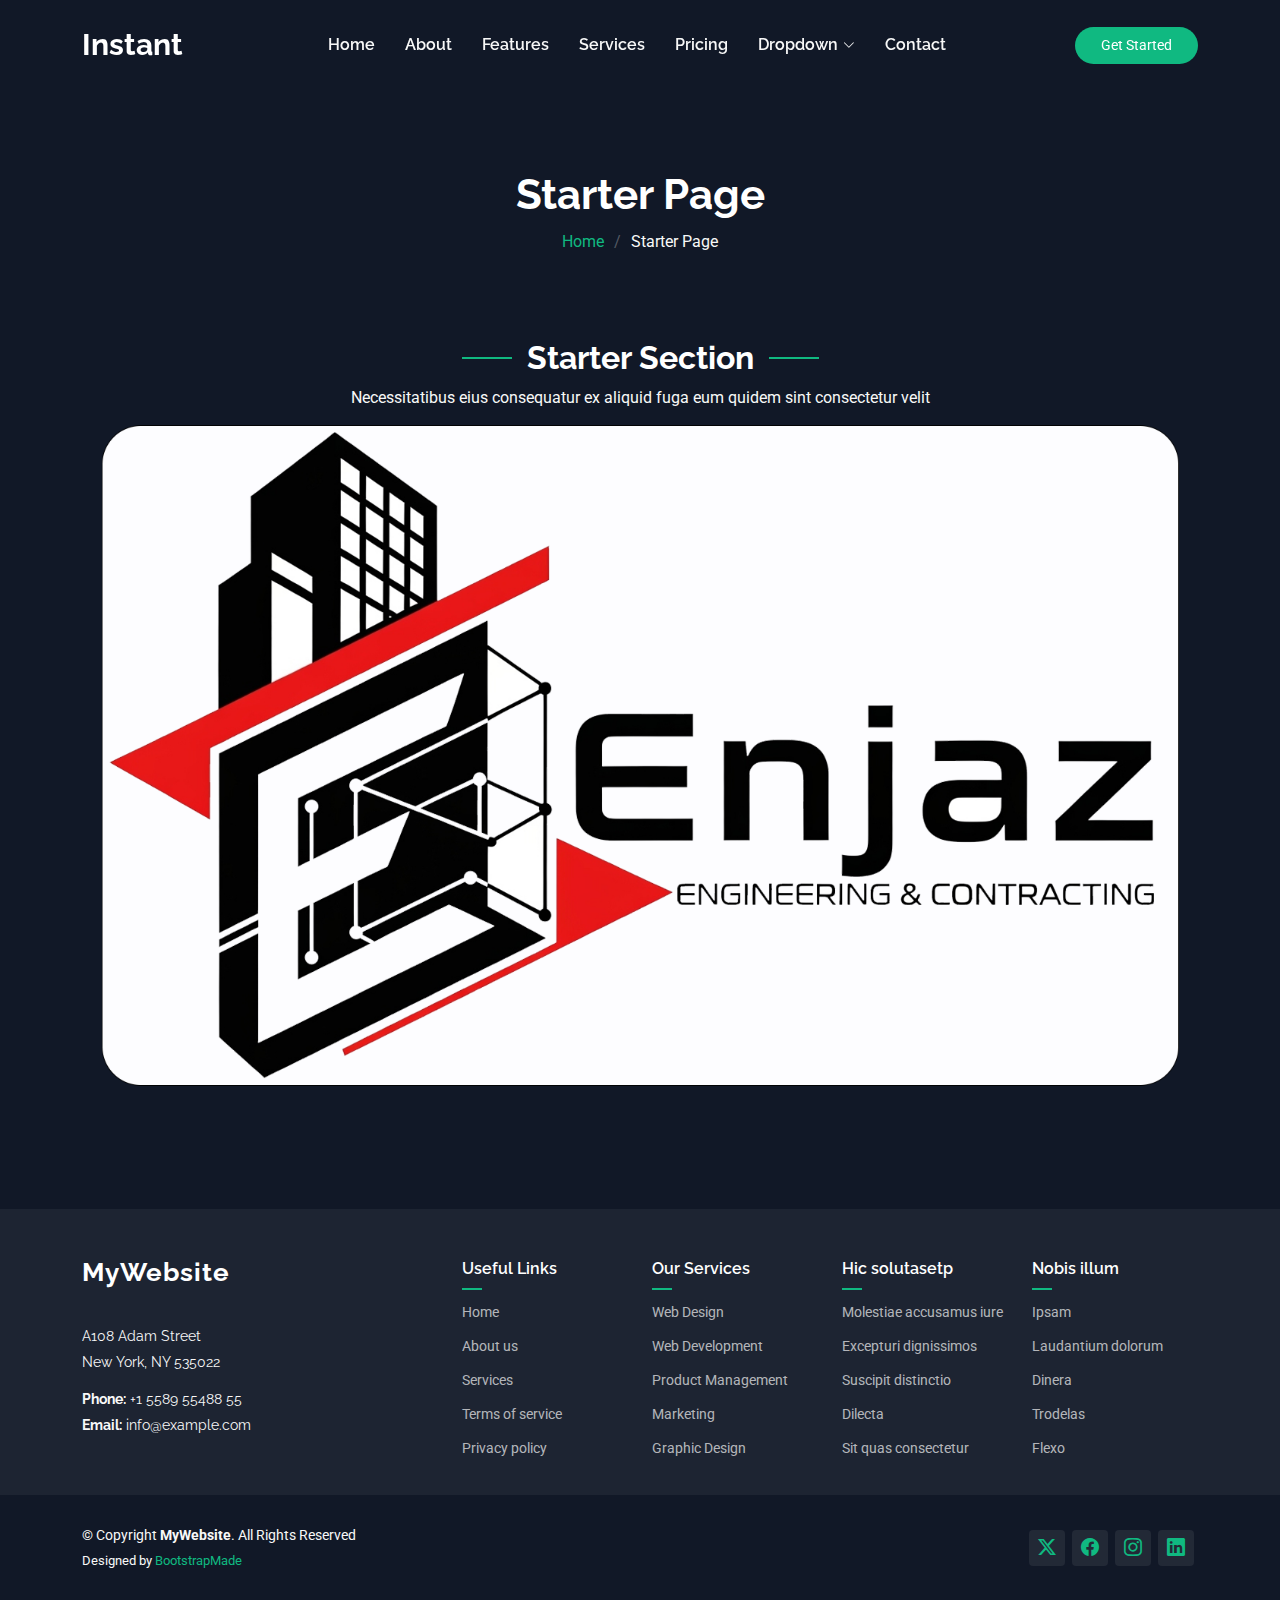
<file: photoooos.html>
<!DOCTYPE html>
<html lang="en">

<head>
  <meta charset="utf-8">
  <meta content="width=device-width, initial-scale=1.0" name="viewport">
  <title>Enjaz for Technology & Contracting</title>
  
  <meta name="description" content="Enjaz for Technology & Contracting is your trusted partner for integrated electromechanical services in Egypt, specializing in high-quality air outlets, cable tray, and cable trunk that comply with international standards.">
  <meta name="keywords" content="electromechanical solutions, air outlets, cable tray, cable trunk, electrical services, contracting, Egypt, high-quality products, installation services, engineering">

  <link href="assets/img/enjaz-favicon.png" rel="icon">
  <link href="assets/img/enjaz-favicon.png" rel="apple-touch-icon">

  <link href="https://fonts.googleapis.com" rel="preconnect">
  <link href="https://fonts.gstatic.com" rel="preconnect" crossorigin>
  <link
    href="https://fonts.googleapis.com/css2?family=Roboto:ital,wght@0,100;0,300;0,400;0,500;0,700;0,900;1,100;1,300;1,400;1,500;1,700;1,900&family=Raleway:ital,wght@0,100;0,200;0,300;0,400;0,500;0,600;0,700;0,800;0,900;1,100;1,200;1,300;1,400;1,500;1,600;1,700;1,800;1,900&display=swap"
    rel="stylesheet">

  <link href="assets/vendor/bootstrap/css/bootstrap.min.css" rel="stylesheet">
  <link href="assets/vendor/bootstrap-icons/bootstrap-icons.css" rel="stylesheet">
  <link href="assets/vendor/aos/aos.css" rel="stylesheet">
  <link href="assets/vendor/glightbox/css/glightbox.min.css" rel="stylesheet">
  <link href="assets/vendor/swiper/swiper-bundle.min.css" rel="stylesheet">

  <link href="assets/css/main.css" rel="stylesheet">

  <meta property="og:title" content="Enjaz for Technology & Contracting - Electromechanical Solutions">
  <meta property="og:description" content="Your trusted partner for integrated electromechanical services, specializing in air outlets, cable tray, and trunking systems. We deliver high-quality products that comply with international standards, ensuring the success of your projects.">
  <meta property="og:image" content="https://rashed711.github.io/enjaz/assets/img/enjaz-Logo.png">
  <meta property="og:url" content="https://rashed711.github.io/enjaz/">
  <meta property="og:type" content="website">

  <meta name="twitter:card" content="summary_large_image">
  <meta name="twitter:title" content="Enjaz for Technology & Contracting - Electromechanical Solutions">
  <meta name="twitter:description" content="Your trusted partner for integrated electromechanical services, specializing in air outlets, cable tray, and trunking systems. We deliver high-quality products that comply with international standards, ensuring the success of your projects.">
  <meta name="twitter:image" content="https://rashed711.github.io/enjaz/assets/img/enjaz-Logo.png">
  
</head>

<body class="starter-page-page">

  <header id="header" class="header d-flex align-items-center fixed-top">
    <div class="container position-relative d-flex align-items-center justify-content-between">

      <a href="index.html" class="logo d-flex align-items-center me-auto me-xl-0">
        <h1 class="sitename">Instant</h1>
      </a>

      <nav id="navmenu" class="navmenu">
        <ul>
          <li><a href="#hero">Home</a></li>
          <li><a href="#about">About</a></li>
          <li><a href="#features">Features</a></li>
          <li><a href="#services">Services</a></li>
          <li><a href="#pricing">Pricing</a></li>
          <li class="dropdown"><a href="#"><span>Dropdown</span> <i class="bi bi-chevron-down toggle-dropdown"></i></a>
            <ul>
              <li><a href="#">Dropdown 1</a></li>
              <li class="dropdown"><a href="#"><span>Deep Dropdown</span> <i class="bi bi-chevron-down toggle-dropdown"></i></a>
                <ul>
                  <li><a href="#">Deep Dropdown 1</a></li>
                  <li><a href="#">Deep Dropdown 2</a></li>
                  <li><a href="#">Deep Dropdown 3</a></li>
                  <li><a href="#">Deep Dropdown 4</a></li>
                  <li><a href="#">Deep Dropdown 5</a></li>
                </ul>
              </li>
              <li><a href="#">Dropdown 2</a></li>
              <li><a href="#">Dropdown 3</a></li>
              <li><a href="#">Dropdown 4</a></li>
            </ul>
          </li>
          <li><a href="#contact">Contact</a></li>
        </ul>
        <i class="mobile-nav-toggle d-xl-none bi bi-list"></i>
      </nav>

      <a class="btn-getstarted" href="index.html#about">Get Started</a>

    </div>
  </header>

  <main class="main">

    <!-- Page Title -->
    <div class="page-title light-background">
      <div class="container">
        <h1>Starter Page</h1>
        <nav class="breadcrumbs">
          <ol>
            <li><a href="index.html">Home</a></li>
            <li class="current">Starter Page</li>
          </ol>
        </nav>
      </div>
    </div><!-- End Page Title -->

    <!-- Starter Section Section -->
    <section id="starter-section" class="starter-section section">

      <!-- Section Title -->
      <div class="container section-title" data-aos="fade-up">
        <h2>Starter Section</h2>
        <p>Necessitatibus eius consequatur ex aliquid fuga eum quidem sint consectetur velit</p>


                <img src="assets/img/enjaz-Logo.png" class="img-fluid" alt="Strategic Overview">





      </div><!-- End Section Title -->

      <div class="container" data-aos="fade-up">
        <p>Use this page as a starter for your own custom pages.</p>
      </div>

    </section><!-- /Starter Section Section -->

  </main>

  <footer id="footer" class="footer light-background">

    <div class="footer-top">
      <div class="container">
        <div class="row gy-4">
          <div class="col-lg-4 col-md-6 footer-about">
            <a href="index.html" class="logo d-flex align-items-center">
              <span class="sitename">MyWebsite</span>
            </a>
            <div class="footer-contact pt-3">
              <p>A108 Adam Street</p>
              <p>New York, NY 535022</p>
              <p class="mt-3"><strong>Phone:</strong> <span>+1 5589 55488 55</span></p>
              <p><strong>Email:</strong> <span>info@example.com</span></p>
            </div>
          </div>

          <div class="col-lg-2 col-md-3 footer-links">
            <h4>Useful Links</h4>
            <ul>
              <li><a href="#">Home</a></li>
              <li><a href="#">About us</a></li>
              <li><a href="#">Services</a></li>
              <li><a href="#">Terms of service</a></li>
              <li><a href="#">Privacy policy</a></li>
            </ul>
          </div>

          <div class="col-lg-2 col-md-3 footer-links">
            <h4>Our Services</h4>
            <ul>
              <li><a href="#">Web Design</a></li>
              <li><a href="#">Web Development</a></li>
              <li><a href="#">Product Management</a></li>
              <li><a href="#">Marketing</a></li>
              <li><a href="#">Graphic Design</a></li>
            </ul>
          </div>

          <div class="col-lg-2 col-md-3 footer-links">
            <h4>Hic solutasetp</h4>
            <ul>
              <li><a href="#">Molestiae accusamus iure</a></li>
              <li><a href="#">Excepturi dignissimos</a></li>
              <li><a href="#">Suscipit distinctio</a></li>
              <li><a href="#">Dilecta</a></li>
              <li><a href="#">Sit quas consectetur</a></li>
            </ul>
          </div>

          <div class="col-lg-2 col-md-3 footer-links">
            <h4>Nobis illum</h4>
            <ul>
              <li><a href="#">Ipsam</a></li>
              <li><a href="#">Laudantium dolorum</a></li>
              <li><a href="#">Dinera</a></li>
              <li><a href="#">Trodelas</a></li>
              <li><a href="#">Flexo</a></li>
            </ul>
          </div>

        </div>
      </div>
    </div>

    <div class="copyright text-center">
      <div class="container d-flex flex-column flex-lg-row justify-content-center justify-content-lg-between align-items-center">

        <div class="d-flex flex-column align-items-center align-items-lg-start">
          <div>
            © Copyright <strong><span>MyWebsite</span></strong>. All Rights Reserved
          </div>
          <div class="credits">
            <!-- All the links in the footer should remain intact. -->
            <!-- You can delete the links only if you purchased the pro version. -->
            <!-- Licensing information: https://bootstrapmade.com/license/ -->
            <!-- Purchase the pro version with working PHP/AJAX contact form: https://bootstrapmade.com/herobiz-bootstrap-business-template/ -->
            Designed by <a href="https://bootstrapmade.com/">BootstrapMade</a>
          </div>
        </div>

        <div class="social-links order-first order-lg-last mb-3 mb-lg-0">
          <a href=""><i class="bi bi-twitter-x"></i></a>
          <a href=""><i class="bi bi-facebook"></i></a>
          <a href=""><i class="bi bi-instagram"></i></a>
          <a href=""><i class="bi bi-linkedin"></i></a>
        </div>

      </div>
    </div>

  </footer>

  <!-- Scroll Top -->
  <a href="#" id="scroll-top" class="scroll-top d-flex align-items-center justify-content-center"><i class="bi bi-arrow-up-short"></i></a>

  <!-- Vendor JS Files -->
  <script src="assets/vendor/bootstrap/js/bootstrap.bundle.min.js"></script>
  <script src="assets/vendor/php-email-form/validate.js"></script>
  <script src="assets/vendor/aos/aos.js"></script>
  <script src="assets/vendor/glightbox/js/glightbox.min.js"></script>
  <script src="assets/vendor/purecounter/purecounter_vanilla.js"></script>
  <script src="assets/vendor/typed.js/typed.umd.js"></script>
  <script src="assets/vendor/swiper/swiper-bundle.min.js"></script>

  <!-- Main JS File -->
  <script src="assets/js/main.js"></script>

</body>

</html>
</file>
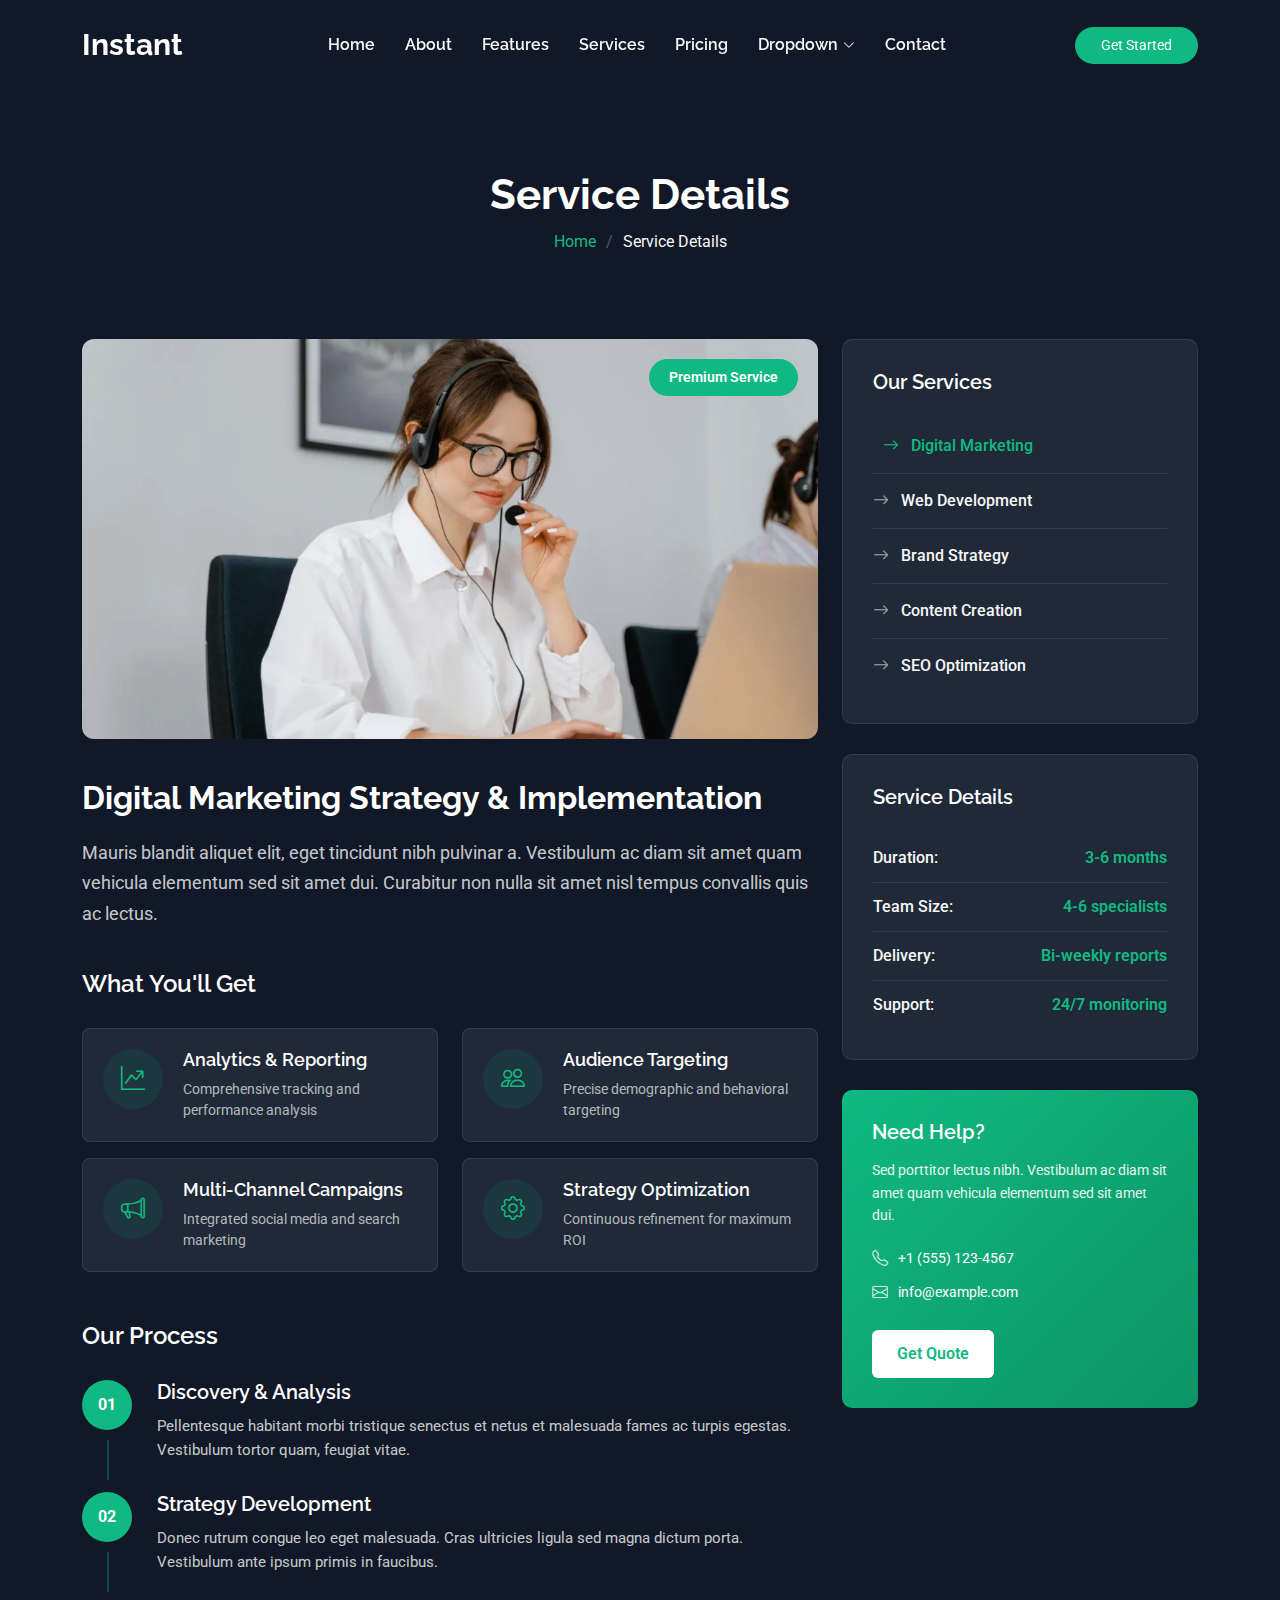
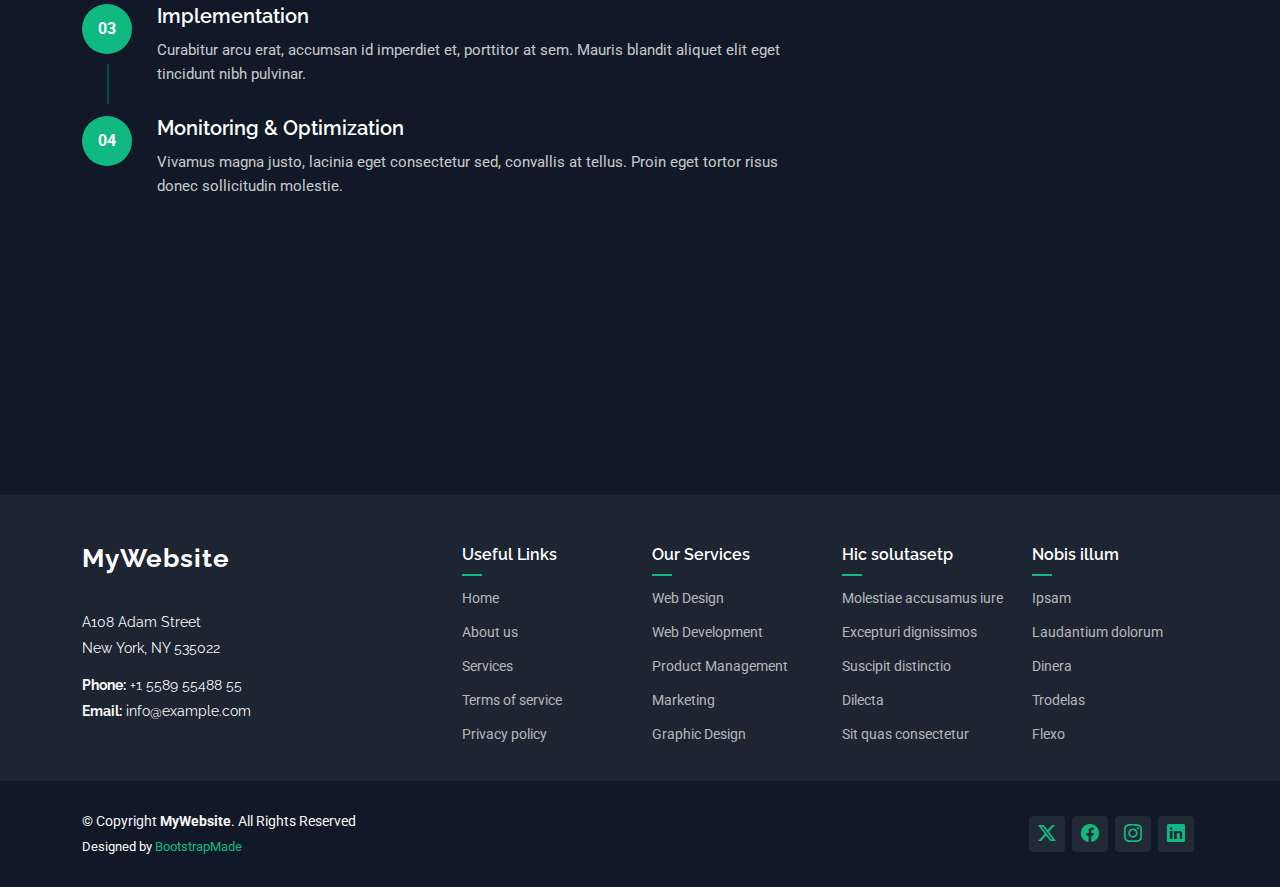
<file: service-details.html>
<!DOCTYPE html>
<html lang="en">

<head>
  <meta charset="utf-8">
  <meta content="width=device-width, initial-scale=1.0" name="viewport">
  <title>Service Details - Instant Bootstrap Template</title>
  <meta name="description" content="">
  <meta name="keywords" content="">

  <!-- Favicons -->
  <link href="assets/img/favicon.png" rel="icon">
  <link href="assets/img/apple-touch-icon.png" rel="apple-touch-icon">

  <!-- Fonts -->
  <link href="https://fonts.googleapis.com" rel="preconnect">
  <link href="https://fonts.gstatic.com" rel="preconnect" crossorigin>
  <link href="https://fonts.googleapis.com/css2?family=Roboto:ital,wght@0,100;0,300;0,400;0,500;0,700;0,900;1,100;1,300;1,400;1,500;1,700;1,900&family=Raleway:ital,wght@0,100;0,200;0,300;0,400;0,500;0,600;0,700;0,800;0,900;1,100;1,200;1,300;1,400;1,500;1,600;1,700;1,800;1,900&display=swap" rel="stylesheet">

  <!-- Vendor CSS Files -->
  <link href="assets/vendor/bootstrap/css/bootstrap.min.css" rel="stylesheet">
  <link href="assets/vendor/bootstrap-icons/bootstrap-icons.css" rel="stylesheet">
  <link href="assets/vendor/aos/aos.css" rel="stylesheet">
  <link href="assets/vendor/glightbox/css/glightbox.min.css" rel="stylesheet">
  <link href="assets/vendor/swiper/swiper-bundle.min.css" rel="stylesheet">

  <!-- Main CSS File -->
  <link href="assets/css/main.css" rel="stylesheet">

  <!-- =======================================================
  * Template Name: Instant
  * Template URL: https://bootstrapmade.com/newtemplate-bootstrap-website-template/
  * Updated: Jul 07 2025 with Bootstrap v5.3.7
  * Author: BootstrapMade.com
  * License: https://bootstrapmade.com/license/
  ======================================================== -->
</head>

<body class="service-details-page">

  <header id="header" class="header d-flex align-items-center fixed-top">
    <div class="container position-relative d-flex align-items-center justify-content-between">

      <a href="index.html" class="logo d-flex align-items-center me-auto me-xl-0">
        <!-- Uncomment the line below if you also wish to use an image logo -->
        <!-- <img src="assets/img/logo.webp" alt=""> -->
        <h1 class="sitename">Instant</h1>
      </a>

      <nav id="navmenu" class="navmenu">
        <ul>
          <li><a href="#hero">Home</a></li>
          <li><a href="#about">About</a></li>
          <li><a href="#features">Features</a></li>
          <li><a href="#services">Services</a></li>
          <li><a href="#pricing">Pricing</a></li>
          <li class="dropdown"><a href="#"><span>Dropdown</span> <i class="bi bi-chevron-down toggle-dropdown"></i></a>
            <ul>
              <li><a href="#">Dropdown 1</a></li>
              <li class="dropdown"><a href="#"><span>Deep Dropdown</span> <i class="bi bi-chevron-down toggle-dropdown"></i></a>
                <ul>
                  <li><a href="#">Deep Dropdown 1</a></li>
                  <li><a href="#">Deep Dropdown 2</a></li>
                  <li><a href="#">Deep Dropdown 3</a></li>
                  <li><a href="#">Deep Dropdown 4</a></li>
                  <li><a href="#">Deep Dropdown 5</a></li>
                </ul>
              </li>
              <li><a href="#">Dropdown 2</a></li>
              <li><a href="#">Dropdown 3</a></li>
              <li><a href="#">Dropdown 4</a></li>
            </ul>
          </li>
          <li><a href="#contact">Contact</a></li>
        </ul>
        <i class="mobile-nav-toggle d-xl-none bi bi-list"></i>
      </nav>

      <a class="btn-getstarted" href="index.html#about">Get Started</a>

    </div>
  </header>

  <main class="main">

    <!-- Page Title -->
    <div class="page-title light-background">
      <div class="container">
        <h1>Service Details</h1>
        <nav class="breadcrumbs">
          <ol>
            <li><a href="index.html">Home</a></li>
            <li class="current">Service Details</li>
          </ol>
        </nav>
      </div>
    </div><!-- End Page Title -->

    <!-- Service Details Section -->
    <section id="service-details" class="service-details section">

      <div class="container" data-aos="fade-up" data-aos-delay="100">

        <div class="row gy-5">

          <div class="col-lg-8" data-aos="fade-up" data-aos-delay="200">
            <div class="service-hero">
              <img src="assets/img/services/services-7.webp" alt="" class="img-fluid">
              <div class="service-badge">
                <span>Premium Service</span>
              </div>
            </div>

            <div class="service-content">
              <div class="service-header">
                <h2>Digital Marketing Strategy &amp; Implementation</h2>
                <p class="service-intro">Mauris blandit aliquet elit, eget tincidunt nibh pulvinar a. Vestibulum ac diam sit amet quam vehicula elementum sed sit amet dui. Curabitur non nulla sit amet nisl tempus convallis quis ac lectus.</p>
              </div>

              <div class="service-features">
                <h4>What You'll Get</h4>
                <div class="row gy-3">
                  <div class="col-md-6">
                    <div class="feature-item">
                      <div class="feature-icon">
                        <i class="bi bi-graph-up-arrow"></i>
                      </div>
                      <div class="feature-content">
                        <h5>Analytics &amp; Reporting</h5>
                        <p>Comprehensive tracking and performance analysis</p>
                      </div>
                    </div>
                  </div>
                  <div class="col-md-6">
                    <div class="feature-item">
                      <div class="feature-icon">
                        <i class="bi bi-people"></i>
                      </div>
                      <div class="feature-content">
                        <h5>Audience Targeting</h5>
                        <p>Precise demographic and behavioral targeting</p>
                      </div>
                    </div>
                  </div>
                  <div class="col-md-6">
                    <div class="feature-item">
                      <div class="feature-icon">
                        <i class="bi bi-megaphone"></i>
                      </div>
                      <div class="feature-content">
                        <h5>Multi-Channel Campaigns</h5>
                        <p>Integrated social media and search marketing</p>
                      </div>
                    </div>
                  </div>
                  <div class="col-md-6">
                    <div class="feature-item">
                      <div class="feature-icon">
                        <i class="bi bi-gear"></i>
                      </div>
                      <div class="feature-content">
                        <h5>Strategy Optimization</h5>
                        <p>Continuous refinement for maximum ROI</p>
                      </div>
                    </div>
                  </div>
                </div>
              </div>

              <div class="service-process">
                <h4>Our Process</h4>
                <div class="process-steps">
                  <div class="process-step">
                    <div class="step-number">01</div>
                    <div class="step-content">
                      <h5>Discovery &amp; Analysis</h5>
                      <p>Pellentesque habitant morbi tristique senectus et netus et malesuada fames ac turpis egestas. Vestibulum tortor quam, feugiat vitae.</p>
                    </div>
                  </div>
                  <div class="process-step">
                    <div class="step-number">02</div>
                    <div class="step-content">
                      <h5>Strategy Development</h5>
                      <p>Donec rutrum congue leo eget malesuada. Cras ultricies ligula sed magna dictum porta. Vestibulum ante ipsum primis in faucibus.</p>
                    </div>
                  </div>
                  <div class="process-step">
                    <div class="step-number">03</div>
                    <div class="step-content">
                      <h5>Implementation</h5>
                      <p>Curabitur arcu erat, accumsan id imperdiet et, porttitor at sem. Mauris blandit aliquet elit eget tincidunt nibh pulvinar.</p>
                    </div>
                  </div>
                  <div class="process-step">
                    <div class="step-number">04</div>
                    <div class="step-content">
                      <h5>Monitoring &amp; Optimization</h5>
                      <p>Vivamus magna justo, lacinia eget consectetur sed, convallis at tellus. Proin eget tortor risus donec sollicitudin molestie.</p>
                    </div>
                  </div>
                </div>
              </div>

              <div class="service-gallery" data-aos="fade-up" data-aos-delay="300">
                <h4>Project Showcase</h4>
                <div class="row gy-3">
                  <div class="col-md-4">
                    <img src="assets/img/services/services-2.webp" alt="" class="img-fluid rounded">
                  </div>
                  <div class="col-md-4">
                    <img src="assets/img/services/services-8.webp" alt="" class="img-fluid rounded">
                  </div>
                  <div class="col-md-4">
                    <img src="assets/img/services/services-11.webp" alt="" class="img-fluid rounded">
                  </div>
                </div>
              </div>
            </div>
          </div>

          <div class="col-lg-4" data-aos="fade-up" data-aos-delay="400">
            <div class="service-sidebar">

              <div class="service-menu">
                <h4>Our Services</h4>
                <div class="menu-list">
                  <a href="#" class="menu-item active">
                    <i class="bi bi-arrow-right"></i>
                    <span>Digital Marketing</span>
                  </a>
                  <a href="#" class="menu-item">
                    <i class="bi bi-arrow-right"></i>
                    <span>Web Development</span>
                  </a>
                  <a href="#" class="menu-item">
                    <i class="bi bi-arrow-right"></i>
                    <span>Brand Strategy</span>
                  </a>
                  <a href="#" class="menu-item">
                    <i class="bi bi-arrow-right"></i>
                    <span>Content Creation</span>
                  </a>
                  <a href="#" class="menu-item">
                    <i class="bi bi-arrow-right"></i>
                    <span>SEO Optimization</span>
                  </a>
                </div>
              </div>

              <div class="service-info">
                <h4>Service Details</h4>
                <div class="info-list">
                  <div class="info-item">
                    <span class="info-label">Duration:</span>
                    <span class="info-value">3-6 months</span>
                  </div>
                  <div class="info-item">
                    <span class="info-label">Team Size:</span>
                    <span class="info-value">4-6 specialists</span>
                  </div>
                  <div class="info-item">
                    <span class="info-label">Delivery:</span>
                    <span class="info-value">Bi-weekly reports</span>
                  </div>
                  <div class="info-item">
                    <span class="info-label">Support:</span>
                    <span class="info-value">24/7 monitoring</span>
                  </div>
                </div>
              </div>

              <div class="contact-card">
                <div class="contact-content">
                  <h4>Need Help?</h4>
                  <p>Sed porttitor lectus nibh. Vestibulum ac diam sit amet quam vehicula elementum sed sit amet dui.</p>
                  <div class="contact-info">
                    <div class="contact-item">
                      <i class="bi bi-telephone"></i>
                      <span>+1 (555) 123-4567</span>
                    </div>
                    <div class="contact-item">
                      <i class="bi bi-envelope"></i>
                      <span>info@example.com</span>
                    </div>
                  </div>
                  <a href="#" class="btn btn-primary">Get Quote</a>
                </div>
              </div>

            </div>
          </div>

        </div>

      </div>

    </section><!-- /Service Details Section -->

  </main>

  <footer id="footer" class="footer light-background">

    <div class="footer-top">
      <div class="container">
        <div class="row gy-4">
          <div class="col-lg-4 col-md-6 footer-about">
            <a href="index.html" class="logo d-flex align-items-center">
              <span class="sitename">MyWebsite</span>
            </a>
            <div class="footer-contact pt-3">
              <p>A108 Adam Street</p>
              <p>New York, NY 535022</p>
              <p class="mt-3"><strong>Phone:</strong> <span>+1 5589 55488 55</span></p>
              <p><strong>Email:</strong> <span>info@example.com</span></p>
            </div>
          </div>

          <div class="col-lg-2 col-md-3 footer-links">
            <h4>Useful Links</h4>
            <ul>
              <li><a href="#">Home</a></li>
              <li><a href="#">About us</a></li>
              <li><a href="#">Services</a></li>
              <li><a href="#">Terms of service</a></li>
              <li><a href="#">Privacy policy</a></li>
            </ul>
          </div>

          <div class="col-lg-2 col-md-3 footer-links">
            <h4>Our Services</h4>
            <ul>
              <li><a href="#">Web Design</a></li>
              <li><a href="#">Web Development</a></li>
              <li><a href="#">Product Management</a></li>
              <li><a href="#">Marketing</a></li>
              <li><a href="#">Graphic Design</a></li>
            </ul>
          </div>

          <div class="col-lg-2 col-md-3 footer-links">
            <h4>Hic solutasetp</h4>
            <ul>
              <li><a href="#">Molestiae accusamus iure</a></li>
              <li><a href="#">Excepturi dignissimos</a></li>
              <li><a href="#">Suscipit distinctio</a></li>
              <li><a href="#">Dilecta</a></li>
              <li><a href="#">Sit quas consectetur</a></li>
            </ul>
          </div>

          <div class="col-lg-2 col-md-3 footer-links">
            <h4>Nobis illum</h4>
            <ul>
              <li><a href="#">Ipsam</a></li>
              <li><a href="#">Laudantium dolorum</a></li>
              <li><a href="#">Dinera</a></li>
              <li><a href="#">Trodelas</a></li>
              <li><a href="#">Flexo</a></li>
            </ul>
          </div>

        </div>
      </div>
    </div>

    <div class="copyright text-center">
      <div class="container d-flex flex-column flex-lg-row justify-content-center justify-content-lg-between align-items-center">

        <div class="d-flex flex-column align-items-center align-items-lg-start">
          <div>
            © Copyright <strong><span>MyWebsite</span></strong>. All Rights Reserved
          </div>
          <div class="credits">
            <!-- All the links in the footer should remain intact. -->
            <!-- You can delete the links only if you purchased the pro version. -->
            <!-- Licensing information: https://bootstrapmade.com/license/ -->
            <!-- Purchase the pro version with working PHP/AJAX contact form: https://bootstrapmade.com/herobiz-bootstrap-business-template/ -->
            Designed by <a href="https://bootstrapmade.com/">BootstrapMade</a>
          </div>
        </div>

        <div class="social-links order-first order-lg-last mb-3 mb-lg-0">
          <a href=""><i class="bi bi-twitter-x"></i></a>
          <a href=""><i class="bi bi-facebook"></i></a>
          <a href=""><i class="bi bi-instagram"></i></a>
          <a href=""><i class="bi bi-linkedin"></i></a>
        </div>

      </div>
    </div>

  </footer>

  <!-- Scroll Top -->
  <a href="#" id="scroll-top" class="scroll-top d-flex align-items-center justify-content-center"><i class="bi bi-arrow-up-short"></i></a>

  <!-- Vendor JS Files -->
  <script src="assets/vendor/bootstrap/js/bootstrap.bundle.min.js"></script>
  <script src="assets/vendor/php-email-form/validate.js"></script>
  <script src="assets/vendor/aos/aos.js"></script>
  <script src="assets/vendor/glightbox/js/glightbox.min.js"></script>
  <script src="assets/vendor/purecounter/purecounter_vanilla.js"></script>
  <script src="assets/vendor/typed.js/typed.umd.js"></script>
  <script src="assets/vendor/swiper/swiper-bundle.min.js"></script>

  <!-- Main JS File -->
  <script src="assets/js/main.js"></script>

</body>

</html>
</file>
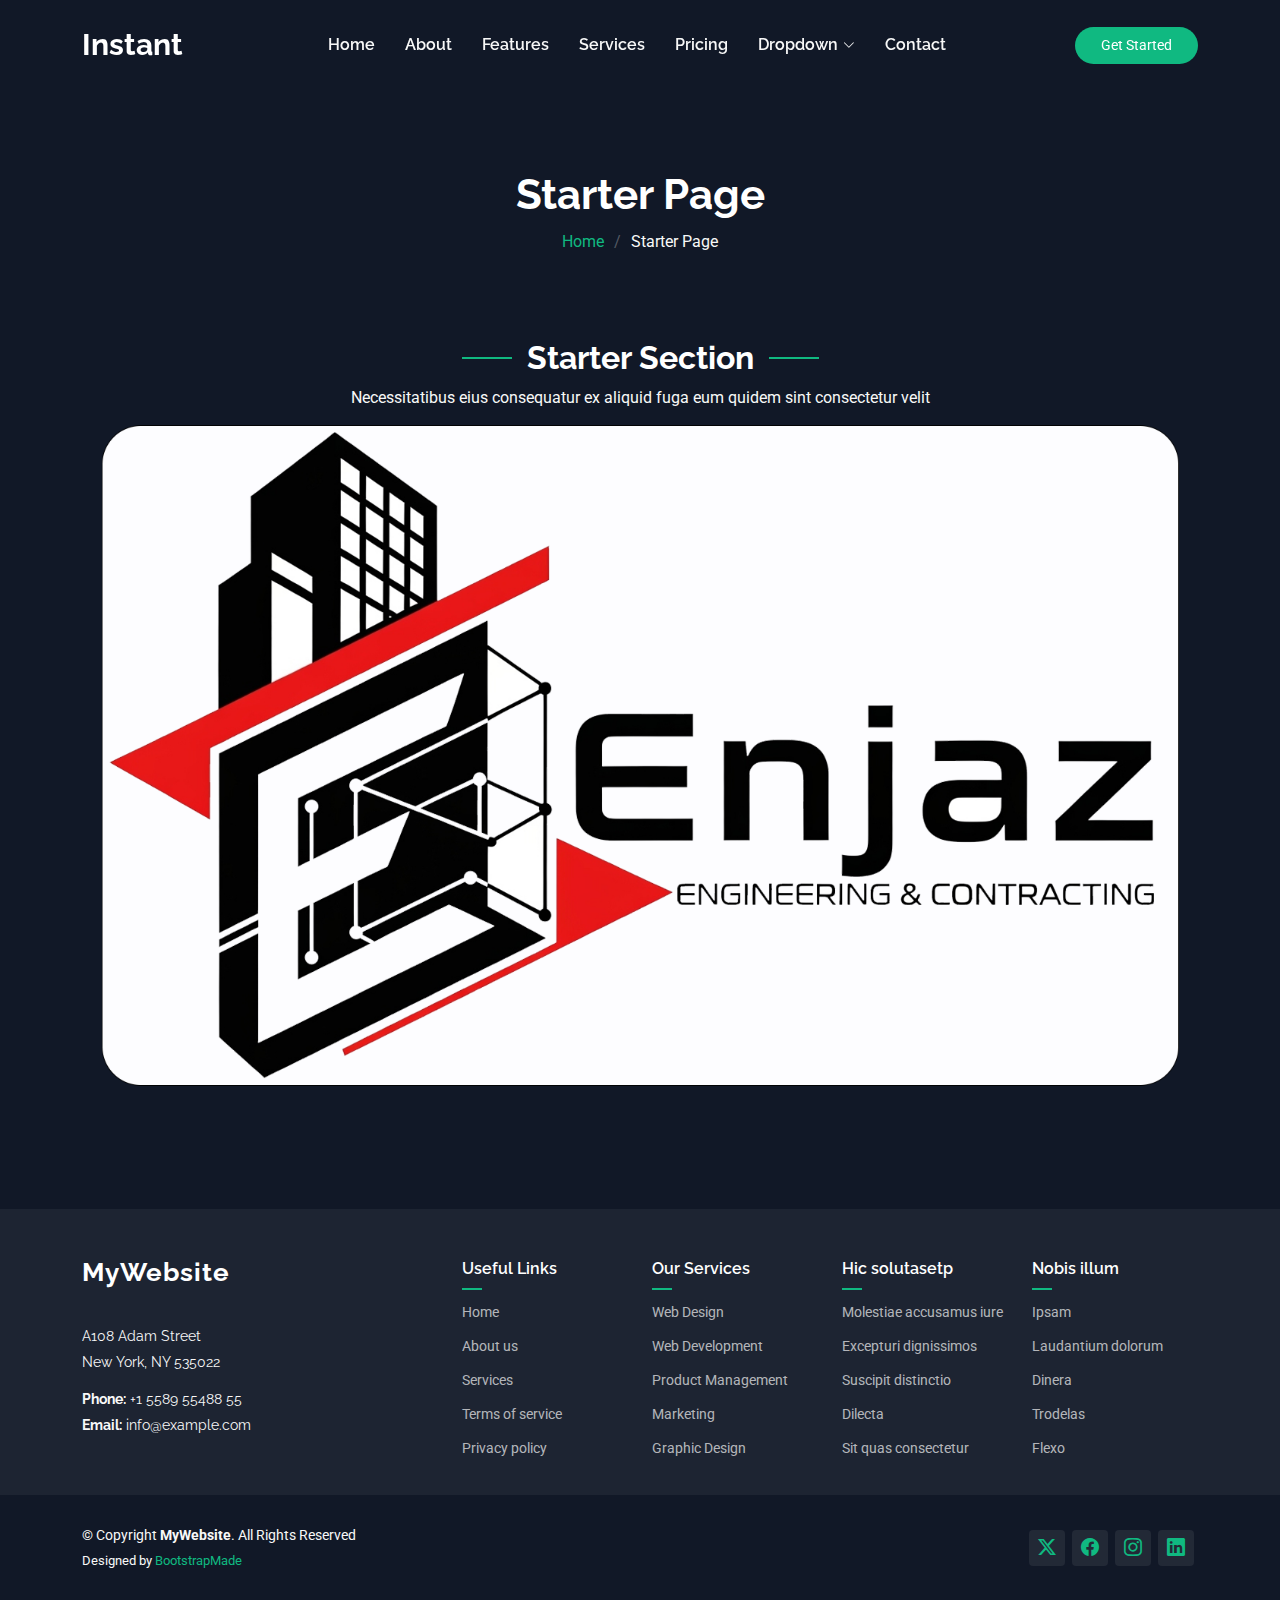
<file: starter-page copy.html>
<!DOCTYPE html>
<html lang="en">

<head>
  <meta charset="utf-8">
  <meta content="width=device-width, initial-scale=1.0" name="viewport">
  <title>Starter Page - Instant Bootstrap Template</title>
  <meta name="description" content="">
  <meta name="keywords" content="">

  <!-- Favicons -->
  <link href="assets/img/favicon.png" rel="icon">
  <link href="assets/img/apple-touch-icon.png" rel="apple-touch-icon">

  <!-- Fonts -->
  <link href="https://fonts.googleapis.com" rel="preconnect">
  <link href="https://fonts.gstatic.com" rel="preconnect" crossorigin>
  <link href="https://fonts.googleapis.com/css2?family=Roboto:ital,wght@0,100;0,300;0,400;0,500;0,700;0,900;1,100;1,300;1,400;1,500;1,700;1,900&family=Raleway:ital,wght@0,100;0,200;0,300;0,400;0,500;0,600;0,700;0,800;0,900;1,100;1,200;1,300;1,400;1,500;1,600;1,700;1,800;1,900&display=swap" rel="stylesheet">

  <!-- Vendor CSS Files -->
  <link href="assets/vendor/bootstrap/css/bootstrap.min.css" rel="stylesheet">
  <link href="assets/vendor/bootstrap-icons/bootstrap-icons.css" rel="stylesheet">
  <link href="assets/vendor/aos/aos.css" rel="stylesheet">
  <link href="assets/vendor/glightbox/css/glightbox.min.css" rel="stylesheet">
  <link href="assets/vendor/swiper/swiper-bundle.min.css" rel="stylesheet">

  <!-- Main CSS File -->
  <link href="assets/css/main.css" rel="stylesheet">

  <!-- =======================================================
  * Template Name: Instant
  * Template URL: https://bootstrapmade.com/newtemplate-bootstrap-website-template/
  * Updated: Jul 07 2025 with Bootstrap v5.3.7
  * Author: BootstrapMade.com
  * License: https://bootstrapmade.com/license/
  ======================================================== -->
</head>

<body class="starter-page-page">

  <header id="header" class="header d-flex align-items-center fixed-top">
    <div class="container position-relative d-flex align-items-center justify-content-between">

      <a href="index.html" class="logo d-flex align-items-center me-auto me-xl-0">
        <!-- Uncomment the line below if you also wish to use an image logo -->
        <!-- <img src="assets/img/logo.webp" alt=""> -->
        <h1 class="sitename">Instant</h1>
      </a>

      <nav id="navmenu" class="navmenu">
        <ul>
          <li><a href="#hero">Home</a></li>
          <li><a href="#about">About</a></li>
          <li><a href="#features">Features</a></li>
          <li><a href="#services">Services</a></li>
          <li><a href="#pricing">Pricing</a></li>
          <li class="dropdown"><a href="#"><span>Dropdown</span> <i class="bi bi-chevron-down toggle-dropdown"></i></a>
            <ul>
              <li><a href="#">Dropdown 1</a></li>
              <li class="dropdown"><a href="#"><span>Deep Dropdown</span> <i class="bi bi-chevron-down toggle-dropdown"></i></a>
                <ul>
                  <li><a href="#">Deep Dropdown 1</a></li>
                  <li><a href="#">Deep Dropdown 2</a></li>
                  <li><a href="#">Deep Dropdown 3</a></li>
                  <li><a href="#">Deep Dropdown 4</a></li>
                  <li><a href="#">Deep Dropdown 5</a></li>
                </ul>
              </li>
              <li><a href="#">Dropdown 2</a></li>
              <li><a href="#">Dropdown 3</a></li>
              <li><a href="#">Dropdown 4</a></li>
            </ul>
          </li>
          <li><a href="#contact">Contact</a></li>
        </ul>
        <i class="mobile-nav-toggle d-xl-none bi bi-list"></i>
      </nav>

      <a class="btn-getstarted" href="index.html#about">Get Started</a>

    </div>
  </header>

  <main class="main">

    <!-- Page Title -->
    <div class="page-title light-background">
      <div class="container">
        <h1>Starter Page</h1>
        <nav class="breadcrumbs">
          <ol>
            <li><a href="index.html">Home</a></li>
            <li class="current">Starter Page</li>
          </ol>
        </nav>
      </div>
    </div><!-- End Page Title -->

    <!-- Starter Section Section -->
    <section id="starter-section" class="starter-section section">

      <!-- Section Title -->
      <div class="container section-title" data-aos="fade-up">
        <h2>Starter Section</h2>
        <p>Necessitatibus eius consequatur ex aliquid fuga eum quidem sint consectetur velit</p>


                <img src="assets/img/enjaz-Logo.png" class="img-fluid" alt="Strategic Overview">





      </div><!-- End Section Title -->

      <div class="container" data-aos="fade-up">
        <p>Use this page as a starter for your own custom pages.</p>
      </div>

    </section><!-- /Starter Section Section -->

  </main>

  <footer id="footer" class="footer light-background">

    <div class="footer-top">
      <div class="container">
        <div class="row gy-4">
          <div class="col-lg-4 col-md-6 footer-about">
            <a href="index.html" class="logo d-flex align-items-center">
              <span class="sitename">MyWebsite</span>
            </a>
            <div class="footer-contact pt-3">
              <p>A108 Adam Street</p>
              <p>New York, NY 535022</p>
              <p class="mt-3"><strong>Phone:</strong> <span>+1 5589 55488 55</span></p>
              <p><strong>Email:</strong> <span>info@example.com</span></p>
            </div>
          </div>

          <div class="col-lg-2 col-md-3 footer-links">
            <h4>Useful Links</h4>
            <ul>
              <li><a href="#">Home</a></li>
              <li><a href="#">About us</a></li>
              <li><a href="#">Services</a></li>
              <li><a href="#">Terms of service</a></li>
              <li><a href="#">Privacy policy</a></li>
            </ul>
          </div>

          <div class="col-lg-2 col-md-3 footer-links">
            <h4>Our Services</h4>
            <ul>
              <li><a href="#">Web Design</a></li>
              <li><a href="#">Web Development</a></li>
              <li><a href="#">Product Management</a></li>
              <li><a href="#">Marketing</a></li>
              <li><a href="#">Graphic Design</a></li>
            </ul>
          </div>

          <div class="col-lg-2 col-md-3 footer-links">
            <h4>Hic solutasetp</h4>
            <ul>
              <li><a href="#">Molestiae accusamus iure</a></li>
              <li><a href="#">Excepturi dignissimos</a></li>
              <li><a href="#">Suscipit distinctio</a></li>
              <li><a href="#">Dilecta</a></li>
              <li><a href="#">Sit quas consectetur</a></li>
            </ul>
          </div>

          <div class="col-lg-2 col-md-3 footer-links">
            <h4>Nobis illum</h4>
            <ul>
              <li><a href="#">Ipsam</a></li>
              <li><a href="#">Laudantium dolorum</a></li>
              <li><a href="#">Dinera</a></li>
              <li><a href="#">Trodelas</a></li>
              <li><a href="#">Flexo</a></li>
            </ul>
          </div>

        </div>
      </div>
    </div>

    <div class="copyright text-center">
      <div class="container d-flex flex-column flex-lg-row justify-content-center justify-content-lg-between align-items-center">

        <div class="d-flex flex-column align-items-center align-items-lg-start">
          <div>
            © Copyright <strong><span>MyWebsite</span></strong>. All Rights Reserved
          </div>
          <div class="credits">
            <!-- All the links in the footer should remain intact. -->
            <!-- You can delete the links only if you purchased the pro version. -->
            <!-- Licensing information: https://bootstrapmade.com/license/ -->
            <!-- Purchase the pro version with working PHP/AJAX contact form: https://bootstrapmade.com/herobiz-bootstrap-business-template/ -->
            Designed by <a href="https://bootstrapmade.com/">BootstrapMade</a>
          </div>
        </div>

        <div class="social-links order-first order-lg-last mb-3 mb-lg-0">
          <a href=""><i class="bi bi-twitter-x"></i></a>
          <a href=""><i class="bi bi-facebook"></i></a>
          <a href=""><i class="bi bi-instagram"></i></a>
          <a href=""><i class="bi bi-linkedin"></i></a>
        </div>

      </div>
    </div>

  </footer>

  <!-- Scroll Top -->
  <a href="#" id="scroll-top" class="scroll-top d-flex align-items-center justify-content-center"><i class="bi bi-arrow-up-short"></i></a>

  <!-- Vendor JS Files -->
  <script src="assets/vendor/bootstrap/js/bootstrap.bundle.min.js"></script>
  <script src="assets/vendor/php-email-form/validate.js"></script>
  <script src="assets/vendor/aos/aos.js"></script>
  <script src="assets/vendor/glightbox/js/glightbox.min.js"></script>
  <script src="assets/vendor/purecounter/purecounter_vanilla.js"></script>
  <script src="assets/vendor/typed.js/typed.umd.js"></script>
  <script src="assets/vendor/swiper/swiper-bundle.min.js"></script>

  <!-- Main JS File -->
  <script src="assets/js/main.js"></script>

</body>

</html>
</file>
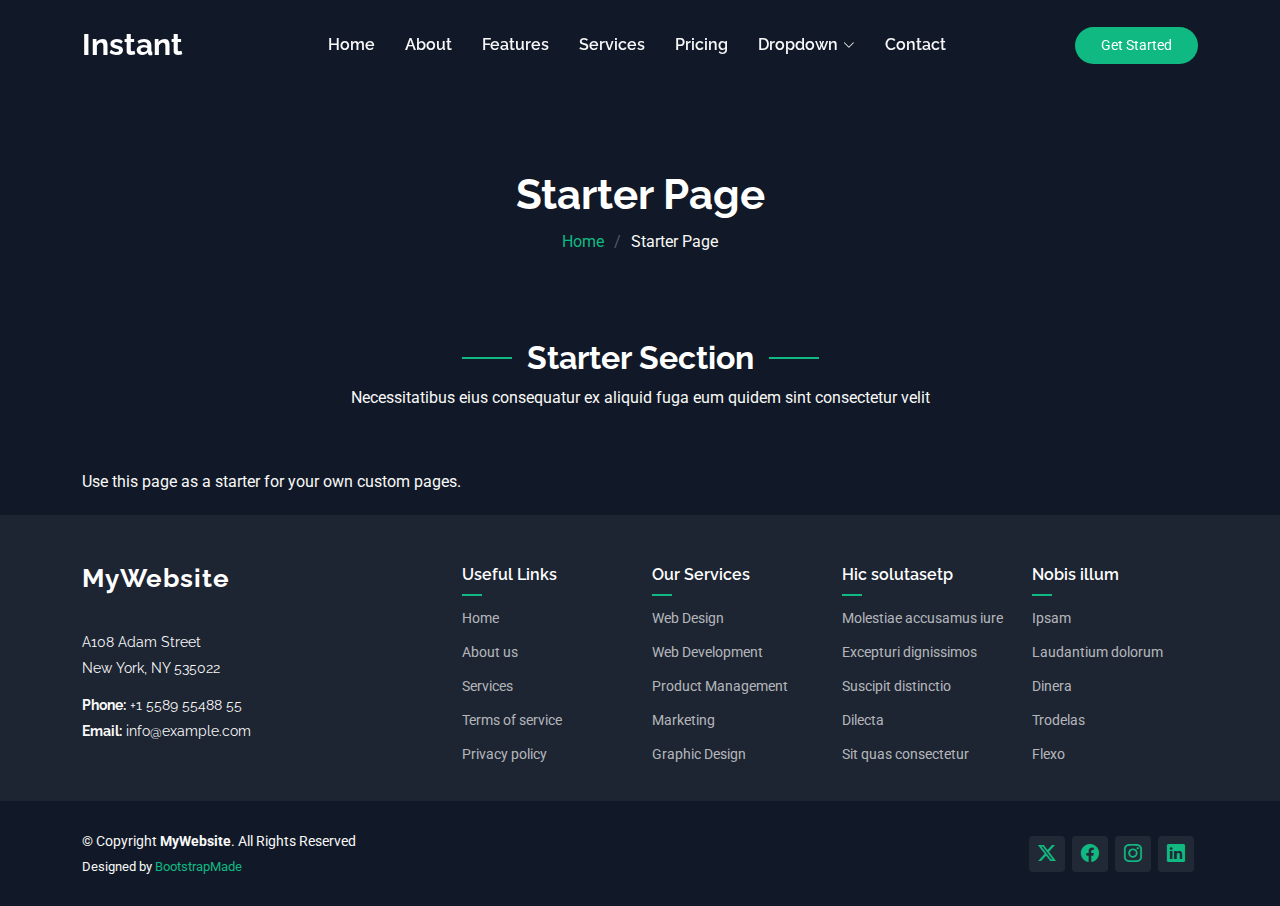
<file: starter-page.html>
<!DOCTYPE html>
<html lang="en">

<head>
  <meta charset="utf-8">
  <meta content="width=device-width, initial-scale=1.0" name="viewport">
  <title>Starter Page - Instant Bootstrap Template</title>
  <meta name="description" content="">
  <meta name="keywords" content="">

  <!-- Favicons -->
  <link href="assets/img/favicon.png" rel="icon">
  <link href="assets/img/apple-touch-icon.png" rel="apple-touch-icon">

  <!-- Fonts -->
  <link href="https://fonts.googleapis.com" rel="preconnect">
  <link href="https://fonts.gstatic.com" rel="preconnect" crossorigin>
  <link href="https://fonts.googleapis.com/css2?family=Roboto:ital,wght@0,100;0,300;0,400;0,500;0,700;0,900;1,100;1,300;1,400;1,500;1,700;1,900&family=Raleway:ital,wght@0,100;0,200;0,300;0,400;0,500;0,600;0,700;0,800;0,900;1,100;1,200;1,300;1,400;1,500;1,600;1,700;1,800;1,900&display=swap" rel="stylesheet">

  <!-- Vendor CSS Files -->
  <link href="assets/vendor/bootstrap/css/bootstrap.min.css" rel="stylesheet">
  <link href="assets/vendor/bootstrap-icons/bootstrap-icons.css" rel="stylesheet">
  <link href="assets/vendor/aos/aos.css" rel="stylesheet">
  <link href="assets/vendor/glightbox/css/glightbox.min.css" rel="stylesheet">
  <link href="assets/vendor/swiper/swiper-bundle.min.css" rel="stylesheet">

  <!-- Main CSS File -->
  <link href="assets/css/main.css" rel="stylesheet">

  <!-- =======================================================
  * Template Name: Instant
  * Template URL: https://bootstrapmade.com/newtemplate-bootstrap-website-template/
  * Updated: Jul 07 2025 with Bootstrap v5.3.7
  * Author: BootstrapMade.com
  * License: https://bootstrapmade.com/license/
  ======================================================== -->
</head>

<body class="starter-page-page">

  <header id="header" class="header d-flex align-items-center fixed-top">
    <div class="container position-relative d-flex align-items-center justify-content-between">

      <a href="index.html" class="logo d-flex align-items-center me-auto me-xl-0">
        <!-- Uncomment the line below if you also wish to use an image logo -->
        <!-- <img src="assets/img/logo.webp" alt=""> -->
        <h1 class="sitename">Instant</h1>
      </a>

      <nav id="navmenu" class="navmenu">
        <ul>
          <li><a href="#hero">Home</a></li>
          <li><a href="#about">About</a></li>
          <li><a href="#features">Features</a></li>
          <li><a href="#services">Services</a></li>
          <li><a href="#pricing">Pricing</a></li>
          <li class="dropdown"><a href="#"><span>Dropdown</span> <i class="bi bi-chevron-down toggle-dropdown"></i></a>
            <ul>
              <li><a href="#">Dropdown 1</a></li>
              <li class="dropdown"><a href="#"><span>Deep Dropdown</span> <i class="bi bi-chevron-down toggle-dropdown"></i></a>
                <ul>
                  <li><a href="#">Deep Dropdown 1</a></li>
                  <li><a href="#">Deep Dropdown 2</a></li>
                  <li><a href="#">Deep Dropdown 3</a></li>
                  <li><a href="#">Deep Dropdown 4</a></li>
                  <li><a href="#">Deep Dropdown 5</a></li>
                </ul>
              </li>
              <li><a href="#">Dropdown 2</a></li>
              <li><a href="#">Dropdown 3</a></li>
              <li><a href="#">Dropdown 4</a></li>
            </ul>
          </li>
          <li><a href="#contact">Contact</a></li>
        </ul>
        <i class="mobile-nav-toggle d-xl-none bi bi-list"></i>
      </nav>

      <a class="btn-getstarted" href="index.html#about">Get Started</a>

    </div>
  </header>

  <main class="main">

    <!-- Page Title -->
    <div class="page-title light-background">
      <div class="container">
        <h1>Starter Page</h1>
        <nav class="breadcrumbs">
          <ol>
            <li><a href="index.html">Home</a></li>
            <li class="current">Starter Page</li>
          </ol>
        </nav>
      </div>
    </div><!-- End Page Title -->

    <!-- Starter Section Section -->
    <section id="starter-section" class="starter-section section">

      <!-- Section Title -->
      <div class="container section-title" data-aos="fade-up">
        <h2>Starter Section</h2>
        <p>Necessitatibus eius consequatur ex aliquid fuga eum quidem sint consectetur velit</p>
      </div><!-- End Section Title -->

      <div class="container" data-aos="fade-up">
        <p>Use this page as a starter for your own custom pages.</p>
      </div>

    </section><!-- /Starter Section Section -->

  </main>

  <footer id="footer" class="footer light-background">

    <div class="footer-top">
      <div class="container">
        <div class="row gy-4">
          <div class="col-lg-4 col-md-6 footer-about">
            <a href="index.html" class="logo d-flex align-items-center">
              <span class="sitename">MyWebsite</span>
            </a>
            <div class="footer-contact pt-3">
              <p>A108 Adam Street</p>
              <p>New York, NY 535022</p>
              <p class="mt-3"><strong>Phone:</strong> <span>+1 5589 55488 55</span></p>
              <p><strong>Email:</strong> <span>info@example.com</span></p>
            </div>
          </div>

          <div class="col-lg-2 col-md-3 footer-links">
            <h4>Useful Links</h4>
            <ul>
              <li><a href="#">Home</a></li>
              <li><a href="#">About us</a></li>
              <li><a href="#">Services</a></li>
              <li><a href="#">Terms of service</a></li>
              <li><a href="#">Privacy policy</a></li>
            </ul>
          </div>

          <div class="col-lg-2 col-md-3 footer-links">
            <h4>Our Services</h4>
            <ul>
              <li><a href="#">Web Design</a></li>
              <li><a href="#">Web Development</a></li>
              <li><a href="#">Product Management</a></li>
              <li><a href="#">Marketing</a></li>
              <li><a href="#">Graphic Design</a></li>
            </ul>
          </div>

          <div class="col-lg-2 col-md-3 footer-links">
            <h4>Hic solutasetp</h4>
            <ul>
              <li><a href="#">Molestiae accusamus iure</a></li>
              <li><a href="#">Excepturi dignissimos</a></li>
              <li><a href="#">Suscipit distinctio</a></li>
              <li><a href="#">Dilecta</a></li>
              <li><a href="#">Sit quas consectetur</a></li>
            </ul>
          </div>

          <div class="col-lg-2 col-md-3 footer-links">
            <h4>Nobis illum</h4>
            <ul>
              <li><a href="#">Ipsam</a></li>
              <li><a href="#">Laudantium dolorum</a></li>
              <li><a href="#">Dinera</a></li>
              <li><a href="#">Trodelas</a></li>
              <li><a href="#">Flexo</a></li>
            </ul>
          </div>

        </div>
      </div>
    </div>

    <div class="copyright text-center">
      <div class="container d-flex flex-column flex-lg-row justify-content-center justify-content-lg-between align-items-center">

        <div class="d-flex flex-column align-items-center align-items-lg-start">
          <div>
            © Copyright <strong><span>MyWebsite</span></strong>. All Rights Reserved
          </div>
          <div class="credits">
            <!-- All the links in the footer should remain intact. -->
            <!-- You can delete the links only if you purchased the pro version. -->
            <!-- Licensing information: https://bootstrapmade.com/license/ -->
            <!-- Purchase the pro version with working PHP/AJAX contact form: https://bootstrapmade.com/herobiz-bootstrap-business-template/ -->
            Designed by <a href="https://bootstrapmade.com/">BootstrapMade</a>
          </div>
        </div>

        <div class="social-links order-first order-lg-last mb-3 mb-lg-0">
          <a href=""><i class="bi bi-twitter-x"></i></a>
          <a href=""><i class="bi bi-facebook"></i></a>
          <a href=""><i class="bi bi-instagram"></i></a>
          <a href=""><i class="bi bi-linkedin"></i></a>
        </div>

      </div>
    </div>

  </footer>

  <!-- Scroll Top -->
  <a href="#" id="scroll-top" class="scroll-top d-flex align-items-center justify-content-center"><i class="bi bi-arrow-up-short"></i></a>

  <!-- Vendor JS Files -->
  <script src="assets/vendor/bootstrap/js/bootstrap.bundle.min.js"></script>
  <script src="assets/vendor/php-email-form/validate.js"></script>
  <script src="assets/vendor/aos/aos.js"></script>
  <script src="assets/vendor/glightbox/js/glightbox.min.js"></script>
  <script src="assets/vendor/purecounter/purecounter_vanilla.js"></script>
  <script src="assets/vendor/typed.js/typed.umd.js"></script>
  <script src="assets/vendor/swiper/swiper-bundle.min.js"></script>

  <!-- Main JS File -->
  <script src="assets/js/main.js"></script>

</body>

</html>
</file>
<file: assets/css/main.css>
/* Fonts */
:root {
  --default-font: "Roboto", system-ui, -apple-system, "Segoe UI", Roboto, "Helvetica Neue", Arial, "Noto Sans", "Liberation Sans", sans-serif, "Apple Color Emoji", "Segoe UI Emoji", "Segoe UI Symbol", "Noto Color Emoji";
  --heading-font: "Raleway", sans-serif;
  --nav-font: "Raleway", sans-serif;
}

/* Global Colors - The following color variables are used throughout the website. Updating them here will change the color scheme of the entire website */
:root {
  --background-color: #111827;
  /* Background color for the entire website, including individual sections */
  --default-color: #f8f8f8;
  /* Default color used for the majority of the text content across the entire website */
  --heading-color: #ffffff;
  /* Color for headings, subheadings and title throughout the website */
  --accent-color: #10B981;
  /* Accent color that represents your brand on the website. It's used for buttons, links, and other elements that need to stand out */
  --surface-color: #1F2937;
  /* The surface color is used as a background of boxed elements within sections, such as cards, icon boxes, or other elements that require a visual separation from the global background. */
  --contrast-color: #ffffff;
  /* Contrast color for text, ensuring readability against backgrounds of accent, heading, or default colors. */
}

/* Nav Menu Colors - The following color variables are used specifically for the navigation menu. They are separate from the global colors to allow for more customization options */
:root {
  --nav-color: #f8f8f8;
  /* The default color of the main navmenu links */
  --nav-hover-color: #10B981;
  /* Applied to main navmenu links when they are hovered over or active */
  --nav-mobile-background-color: #111827;
  /* Used as the background color for mobile navigation menu */
  --nav-dropdown-background-color: #111827;
  /* Used as the background color for dropdown items that appear when hovering over primary navigation items */
  --nav-dropdown-color: #f8f8f8;
  /* Used for navigation links of the dropdown items in the navigation menu. */
  --nav-dropdown-hover-color: #10B981;
  /* Similar to --nav-hover-color, this color is applied to dropdown navigation links when they are hovered over. */
}

/* Color Presets - These classes override global colors when applied to any section or element, providing reuse of the sam color scheme. */

.light-background {
  --background-color: #111827;
  --surface-color: #111827;
}

.dark-background {
  --background-color: #111827;
  --default-color: #ffffff;
  --heading-color: #ffffff;
  --surface-color: #111827;
  --contrast-color: #ffffff;
}

/* Smooth scroll */
:root {
  scroll-behavior: smooth;
}

/*--------------------------------------------------------------
# General Styling & Shared Classes
--------------------------------------------------------------*/
body {
  color: var(--default-color);
  background-color: var(--background-color);
  font-family: var(--default-font);
}

a {
  color: var(--accent-color);
  text-decoration: none;
  transition: 0.3s;
}

a:hover {
  color: color-mix(in srgb, var(--accent-color), transparent 25%);
  text-decoration: none;
}

h1,
h2,
h3,
h4,
h5,
h6 {
  color: var(--heading-color);
  font-family: var(--heading-font);
}

/* PHP Email Form Messages
------------------------------*/
.php-email-form .error-message {
  display: none;
  background: #df1529;
  color: #ffffff;
  text-align: left;
  padding: 15px;
  margin-bottom: 24px;
  font-weight: 600;
}

.php-email-form .sent-message {
  display: none;
  color: #ffffff;
  background: #059652;
  text-align: center;
  padding: 15px;
  margin-bottom: 24px;
  font-weight: 600;
}

.php-email-form .loading {
  display: none;
  background: var(--surface-color);
  text-align: center;
  padding: 15px;
  margin-bottom: 24px;
}

.php-email-form .loading:before {
  content: "";
  display: inline-block;
  border-radius: 50%;
  width: 24px;
  height: 24px;
  margin: 0 10px -6px 0;
  border: 3px solid var(--accent-color);
  border-top-color: var(--surface-color);
  animation: php-email-form-loading 1s linear infinite;
}

@keyframes php-email-form-loading {
  0% {
    transform: rotate(0deg);
  }

  100% {
    transform: rotate(360deg);
  }
}

/*--------------------------------------------------------------
# Global Header
--------------------------------------------------------------*/
.header {
  --background-color: rgba(255, 255, 255, 0);
  color: var(--default-color);
  background-color: var(--background-color);
  padding: 15px 0;
  transition: all 0.5s;
  z-index: 997;
}

.header .logo {
  line-height: 1;
}

.header .logo img {
  max-height: 36px;
  margin-right: 8px;
}

.header .logo h1 {
  font-size: 30px;
  margin: 0;
  font-weight: 700;
  color: var(--heading-color);
}

.header .btn-getstarted,
.header .btn-getstarted:focus {
  color: var(--contrast-color);
  background: var(--accent-color);
  font-size: 14px;
  padding: 8px 26px;
  margin: 0;
  border-radius: 50px;
  transition: 0.3s;
}

.header .btn-getstarted:hover,
.header .btn-getstarted:focus:hover {
  color: var(--contrast-color);
  background: color-mix(in srgb, var(--accent-color), transparent 15%);
}

@media (max-width: 1200px) {
  .header .logo {
    order: 1;
  }

  .header .btn-getstarted {
    order: 2;
    margin: 0 15px 0 0;
    padding: 6px 20px;
  }

  .header .navmenu {
    order: 3;
  }
}

.scrolled .header::before {
  content: "";
  position: absolute;
  inset: 0;
  background: rgba(0, 0, 0, 0.6);
  backdrop-filter: blur(10px);
  -webkit-backdrop-filter: blur(10px);
  z-index: -1;
  pointer-events: none;
  border-bottom: 1px solid rgba(255, 255, 255, 0.1);
  /* optional border */
}

/*--------------------------------------------------------------
# Navigation Menu
--------------------------------------------------------------*/
/* Navmenu - Desktop */
@media (min-width: 1200px) {
  .navmenu {
    padding: 0;
  }

  .navmenu ul {
    margin: 0;
    padding: 0;
    display: flex;
    list-style: none;
    align-items: center;
  }

  .navmenu li {
    position: relative;
  }

  .navmenu a,
  .navmenu a:focus {
    color: var(--nav-color);
    padding: 18px 15px;
    font-size: 16px;
    font-family: var(--nav-font);
    font-weight: 600;
    display: flex;
    align-items: center;
    justify-content: space-between;
    white-space: nowrap;
    transition: 0.3s;
  }

  .navmenu a i,
  .navmenu a:focus i {
    font-size: 12px;
    line-height: 0;
    margin-left: 5px;
    transition: 0.3s;
  }

  .navmenu li:last-child a {
    padding-right: 0;
  }

  .navmenu li:hover>a,
  .navmenu .active,
  .navmenu .active:focus {
    color: var(--nav-hover-color);
  }

  .navmenu .dropdown ul {
    margin: 0;
    padding: 10px 0;
    background: var(--nav-dropdown-background-color);
    display: block;
    position: absolute;
    visibility: hidden;
    left: 14px;
    top: 130%;
    opacity: 0;
    transition: 0.3s;
    border-radius: 4px;
    z-index: 99;
    box-shadow: 0px 0px 30px rgba(0, 0, 0, 0.1);
  }

  .navmenu .dropdown ul li {
    min-width: 200px;
  }

  .navmenu .dropdown ul a {
    padding: 10px 20px;
    font-size: 15px;
    text-transform: none;
    color: var(--nav-dropdown-color);
  }

  .navmenu .dropdown ul a i {
    font-size: 12px;
  }

  .navmenu .dropdown ul a:hover,
  .navmenu .dropdown ul .active:hover,
  .navmenu .dropdown ul li:hover>a {
    color: var(--nav-dropdown-hover-color);
  }

  .navmenu .dropdown:hover>ul {
    opacity: 1;
    top: 100%;
    visibility: visible;
  }

  .navmenu .dropdown .dropdown ul {
    top: 0;
    left: -90%;
    visibility: hidden;
  }

  .navmenu .dropdown .dropdown:hover>ul {
    opacity: 1;
    top: 0;
    left: -100%;
    visibility: visible;
  }
}

/* Navmenu - Mobile */
@media (max-width: 1199px) {
  .mobile-nav-toggle {
    color: var(--nav-color);
    font-size: 28px;
    line-height: 0;
    margin-right: 10px;
    cursor: pointer;
    transition: color 0.3s;
  }

  .navmenu {
    padding: 0;
    z-index: 9997;
  }

  .navmenu ul {
    display: none;
    list-style: none;
    position: absolute;
    inset: 60px 20px 20px 20px;
    padding: 10px 0;
    margin: 0;
    border-radius: 6px;
    background-color: var(--nav-mobile-background-color);
    overflow-y: auto;
    transition: 0.3s;
    z-index: 9998;
    box-shadow: 0px 0px 30px rgba(0, 0, 0, 0.1);
  }

  .navmenu a,
  .navmenu a:focus {
    color: var(--nav-dropdown-color);
    padding: 10px 20px;
    font-family: var(--nav-font);
    font-size: 17px;
    font-weight: 500;
    display: flex;
    align-items: center;
    justify-content: space-between;
    white-space: nowrap;
    transition: 0.3s;
  }

  .navmenu a i,
  .navmenu a:focus i {
    font-size: 12px;
    line-height: 0;
    margin-left: 5px;
    width: 30px;
    height: 30px;
    display: flex;
    align-items: center;
    justify-content: center;
    border-radius: 50%;
    transition: 0.3s;
    background-color: color-mix(in srgb, var(--accent-color), transparent 90%);
  }

  .navmenu a i:hover,
  .navmenu a:focus i:hover {
    background-color: var(--accent-color);
    color: var(--contrast-color);
  }

  .navmenu a:hover,
  .navmenu .active,
  .navmenu .active:focus {
    color: var(--nav-dropdown-hover-color);
  }

  .navmenu .active i,
  .navmenu .active:focus i {
    background-color: var(--accent-color);
    color: var(--contrast-color);
    transform: rotate(180deg);
  }

  .navmenu .dropdown ul {
    position: static;
    display: none;
    z-index: 99;
    padding: 10px 0;
    margin: 10px 20px;
    background-color: var(--nav-dropdown-background-color);
    border: 1px solid color-mix(in srgb, var(--default-color), transparent 90%);
    box-shadow: none;
    transition: all 0.5s ease-in-out;
  }

  .navmenu .dropdown ul ul {
    background-color: rgba(33, 37, 41, 0.1);
  }

  .navmenu .dropdown>.dropdown-active {
    display: block;
    background-color: rgba(33, 37, 41, 0.03);
  }

  .mobile-nav-active {
    overflow: hidden;
  }

  .mobile-nav-active .mobile-nav-toggle {
    color: #fff;
    position: absolute;
    font-size: 32px;
    top: 15px;
    right: 15px;
    margin-right: 0;
    z-index: 9999;
  }

  .mobile-nav-active .navmenu {
    position: fixed;
    overflow: hidden;
    inset: 0;
    background: rgba(33, 37, 41, 0.8);
    transition: 0.3s;
  }

  .mobile-nav-active .navmenu>ul {
    display: block;
  }
}

/*--------------------------------------------------------------
# Global Footer
--------------------------------------------------------------*/
.footer {
  color: var(--default-color);
  background-color: var(--background-color);
  font-size: 14px;
  position: relative;
}

.footer .footer-top {
  background-color: color-mix(in srgb, var(--background-color), white 5%);
  padding-top: 50px;
}

.footer .footer-about .logo {
  line-height: 1;
  margin-bottom: 25px;
}

.footer .footer-about .logo img {
  max-height: 40px;
  margin-right: 6px;
}

.footer .footer-about .logo span {
  color: var(--heading-color);
  font-family: var(--heading-font);
  font-size: 26px;
  font-weight: 700;
  letter-spacing: 1px;
}

.footer .footer-about p {
  font-size: 14px;
  font-family: var(--heading-font);
}

.footer h4 {
  font-size: 16px;
  font-weight: 600;
  position: relative;
  padding-bottom: 12px;
  margin-bottom: 15px;
}

.footer h4::after {
  content: "";
  position: absolute;
  display: block;
  width: 20px;
  height: 2px;
  background: var(--accent-color);
  bottom: 0;
  left: 0;
}

.footer .footer-links {
  margin-bottom: 30px;
}

.footer .footer-links ul {
  list-style: none;
  padding: 0;
  margin: 0;
}

.footer .footer-links ul i {
  padding-right: 2px;
  font-size: 12px;
  line-height: 0;
}

.footer .footer-links ul li {
  padding: 10px 0;
  display: flex;
  align-items: center;
}

.footer .footer-links ul li:first-child {
  padding-top: 0;
}

.footer .footer-links ul a {
  color: color-mix(in srgb, var(--default-color), transparent 30%);
  display: inline-block;
  line-height: 1;
}

.footer .footer-links ul a:hover {
  color: var(--accent-color);
}

.footer .footer-contact p {
  margin-bottom: 5px;
}

.footer .copyright {
  padding: 30px 0;
}

.footer .copyright p {
  margin-bottom: 0;
}

.footer .credits {
  margin-top: 5px;
  font-size: 13px;
}

.footer .social-links a {
  font-size: 18px;
  display: inline-block;
  background: color-mix(in srgb, var(--default-color), transparent 92%);
  color: var(--accent-color);
  line-height: 1;
  padding: 8px 0;
  margin-right: 4px;
  border-radius: 4px;
  text-align: center;
  width: 36px;
  height: 36px;
  transition: 0.3s;
}

.footer .social-links a:hover {
  color: var(--contrast-color);
  background: var(--accent-color);
  text-decoration: none;
}

/*--------------------------------------------------------------
# Scroll Top Button
--------------------------------------------------------------*/
.scroll-top {
  position: fixed;
  visibility: hidden;
  opacity: 0;
  right: 15px;
  bottom: -15px;
  z-index: 99999;
  background-color: var(--accent-color);
  width: 44px;
  height: 44px;
  border-radius: 50px;
  transition: all 0.4s;
}

.scroll-top i {
  font-size: 24px;
  color: var(--contrast-color);
  line-height: 0;
}

.scroll-top:hover {
  background-color: color-mix(in srgb, var(--accent-color), transparent 20%);
  color: var(--contrast-color);
}

.scroll-top.active {
  visibility: visible;
  opacity: 1;
  bottom: 15px;
}

/*--------------------------------------------------------------
# Disable aos animation delay on mobile devices
--------------------------------------------------------------*/
@media screen and (max-width: 768px) {
  [data-aos-delay] {
    transition-delay: 0 !important;
  }
}

/*--------------------------------------------------------------
# Global Page Titles & Breadcrumbs
--------------------------------------------------------------*/
.page-title {
  color: var(--default-color);
  background-color: var(--background-color);
  padding: 170px 0 80px 0;
  text-align: center;
  position: relative;
}

.page-title h1 {
  font-size: 42px;
  font-weight: 700;
  margin-bottom: 10px;
}

.page-title .breadcrumbs ol {
  display: flex;
  flex-wrap: wrap;
  list-style: none;
  justify-content: center;
  padding: 0;
  margin: 0;
  font-size: 16px;
  font-weight: 400;
}

.page-title .breadcrumbs ol li+li {
  padding-left: 10px;
}

.page-title .breadcrumbs ol li+li::before {
  content: "/";
  display: inline-block;
  padding-right: 10px;
  color: color-mix(in srgb, var(--default-color), transparent 70%);
}

/*--------------------------------------------------------------
# Global Sections
--------------------------------------------------------------*/
section,
.section {
  color: var(--default-color);
  background-color: var(--background-color);
  padding: 5px 0;
  scroll-margin-top: 90px;
  overflow: clip;
}

@media (max-width: 1199px) {

  section,
  .section {
    scroll-margin-top: 66px;
  }
}

/*--------------------------------------------------------------
# Global Section Titles
--------------------------------------------------------------*/
.section-title {
  text-align: center;
  padding-bottom: 60px;
  position: relative;
}

.section-title h2 {
  font-size: 32px;
  font-weight: 700;
  position: relative;
}

.section-title h2:before,
.section-title h2:after {
  content: "";
  width: 50px;
  height: 2px;
  background: var(--accent-color);
  display: inline-block;
}

.section-title h2:before {
  margin: 0 15px 10px 0;
}

.section-title h2:after {
  margin: 0 0 10px 15px;
}

.section-title p {
  margin-bottom: 0;
}

/*--------------------------------------------------------------
# Hero Section
--------------------------------------------------------------*/
.hero {
  padding-top: 120px;
  min-height: 50vh;
  display: flex;
  align-items: center;
  position: relative;
  background: linear-gradient(135deg, color-mix(in srgb, var(--accent-color), transparent 96%) 0%, var(--background-color) 40%, color-mix(in srgb, var(--accent-color), transparent 98%) 100%);
}

.hero::before {
  content: "";
  position: absolute;
  width: 500px;
  height: 500px;
  background: radial-gradient(circle, color-mix(in srgb, var(--accent-color), transparent 85%) 0%, transparent 70%);
  border-radius: 50%;
  top: -20%;
  right: -10%;
  animation: float 6s ease-in-out infinite;
  z-index: 1;
}

.hero::after {
  content: "";
  position: absolute;
  width: 200px;
  height: 200px;
  background: color-mix(in srgb, var(--accent-color), transparent 88%);
  border-radius: 50%;
  bottom: 10%;
  left: 5%;
  filter: blur(40px);
  animation: float 4s ease-in-out infinite reverse;
  z-index: 1;
}

.hero .hero-wrapper {
  width: 100%;
  max-width: 900px;
  margin: 0 auto;
}

.hero .hero-title {
  font-size: 48px;
  font-weight: 900;
  color: var(--heading-color);
  line-height: 1.1;
  margin-bottom: 25px;
  letter-spacing: -0.02em;
}

@media (max-width: 768px) {
  .hero .hero-title {
    font-size: 36px;
  }
}

@media (max-width: 575px) {
  .hero .hero-title {
    font-size: 28px;
  }
}

.hero .hero-title .typed {
  background: linear-gradient(135deg, var(--accent-color) 0%, color-mix(in srgb, var(--accent-color), #8b5cf6 50%) 100%);
  -webkit-background-clip: text;
  -webkit-text-fill-color: transparent;
  background-clip: text;
  position: relative;
}

.hero .hero-title .typed::after {
  content: "";
  position: absolute;
  bottom: -5px;
  left: 0;
  width: 100%;
  height: 4px;
  background: linear-gradient(135deg, var(--accent-color) 0%, color-mix(in srgb, var(--accent-color), #8b5cf6 50%) 100%);
  border-radius: 2px;
}

.hero .hero-description {
  font-size: 1.2rem;
  color: color-mix(in srgb, var(--default-color), transparent 20%);
  line-height: 1.6;
  margin-bottom: 40px;
  max-width: 600px;
  margin-left: auto;
  margin-right: auto;
}

.hero .hero-actions {
  display: flex;
  gap: 20px;
  justify-content: center;
  margin-bottom: 60px;
}

.hero .hero-actions .action-btn {
  display: inline-flex;
  align-items: center;
  gap: 10px;
  padding: 16px 32px;
  border-radius: 50px;
  font-weight: 600;
  font-size: 16px;
  transition: all 0.3s ease;
  text-decoration: none;
  position: relative;
  overflow: hidden;
}

.hero .hero-actions .action-btn.primary {
  background: var(--accent-color);
  color: var(--contrast-color);
  border: 2px solid var(--accent-color);
}

.hero .hero-actions .action-btn.primary::before {
  content: "";
  position: absolute;
  inset: 0;
  background: linear-gradient(135deg, color-mix(in srgb, var(--accent-color), #8b5cf6 30%) 0%, var(--accent-color) 100%);
  opacity: 0;
  transition: opacity 0.3s ease;
}

.hero .hero-actions .action-btn.primary span,
.hero .hero-actions .action-btn.primary i {
  position: relative;
  z-index: 1;
}

.hero .hero-actions .action-btn.primary:hover {
  transform: translateY(-2px);
  box-shadow: 0 10px 30px color-mix(in srgb, var(--accent-color), transparent 60%);
}

.hero .hero-actions .action-btn.primary:hover::before {
  opacity: 1;
}

.hero .hero-actions .action-btn.secondary {
  background: transparent;
  color: var(--default-color);
  border: 2px solid color-mix(in srgb, var(--default-color), transparent 80%);
}

.hero .hero-actions .action-btn.secondary:hover {
  background: var(--surface-color);
  border-color: var(--accent-color);
  color: var(--accent-color);
  transform: translateY(-2px);
  box-shadow: 0 8px 25px color-mix(in srgb, var(--default-color), transparent 90%);
}

.hero .hero-image-showcase {
  position: relative;
}

.hero .hero-image-showcase .image-wrapper {
  position: relative;
  background: var(--surface-color);
  border-radius: 20px;
  padding: 15px;
  box-shadow: 0 20px 60px color-mix(in srgb, var(--default-color), transparent 88%);
  border: 1px solid color-mix(in srgb, var(--default-color), transparent 92%);
}

.hero .hero-image-showcase .image-wrapper img {
  border-radius: 15px;
  width: 100%;
  height: auto;
}

.hero .hero-image-showcase .floating-card {
  position: absolute;
  background: var(--surface-color);
  border: 1px solid color-mix(in srgb, var(--default-color), transparent 90%);
  border-radius: 15px;
  padding: 20px;
  box-shadow: 0 8px 30px color-mix(in srgb, var(--default-color), transparent 85%);
  backdrop-filter: blur(10px);
}

.hero .hero-image-showcase .floating-card.card-1 {
  top: 20%;
  left: -60px;
  animation: float 3s ease-in-out infinite;
}

.hero .hero-image-showcase .floating-card.card-2 {
  bottom: 15%;
  right: -60px;
  animation: float 3s ease-in-out infinite reverse;
}

.hero .hero-image-showcase .floating-card .card-content {
  display: flex;
  align-items: center;
  gap: 15px;
}

.hero .hero-image-showcase .floating-card .card-content .card-icon {
  background: color-mix(in srgb, var(--accent-color), transparent 90%);
  width: 50px;
  height: 50px;
  border-radius: 12px;
  display: flex;
  align-items: center;
  justify-content: center;
}

.hero .hero-image-showcase .floating-card .card-content .card-icon i {
  color: var(--accent-color);
  font-size: 20px;
}

.hero .hero-image-showcase .floating-card .card-content .card-info h4 {
  font-size: 1.5rem;
  font-weight: 700;
  color: var(--heading-color);
  margin: 0;
  line-height: 1;
}

.hero .hero-image-showcase .floating-card .card-content .card-info p {
  margin: 5px 0 0;
  color: color-mix(in srgb, var(--default-color), transparent 40%);
  font-size: 0.85rem;
  white-space: nowrap;
}

@keyframes float {

  0%,
  100% {
    transform: translateY(0px);
  }

  50% {
    transform: translateY(-15px);
  }
}

@keyframes pulse {

  0%,
  100% {
    opacity: 0.4;
  }

  50% {
    opacity: 0.8;
  }
}

@media (max-width: 991px) {
  .hero {
    min-height: auto;
  }

  .hero .floating-card.card-1 {
    left: -30px;
    top: 10%;
  }

  .hero .floating-card.card-2 {
    right: -30px;
    bottom: 10%;
  }

  .hero .hero-actions {
    margin-bottom: 40px;
  }
}

@media (max-width: 768px) {
  .hero .hero-actions {
    flex-direction: column;
    align-items: center;
    gap: 15px;
  }

  .hero .hero-actions .action-btn {
    width: 100%;
    max-width: 280px;
    justify-content: center;
  }

  .hero .floating-card {
    display: none;
  }
}


@media (max-width: 576px) {
  .hero {
    padding: 120px 0 2px;
  }

  .hero .hero-badge {
    margin-bottom: 20px;
  }

  .hero .hero-description {
    font-size: 1.1rem;
    margin-bottom: 30px;
  }

  .hero .hero-actions {
    margin-bottom: 30px;
  }
}

/*--------------------------------------------------------------
# About Section
--------------------------------------------------------------*/
.about .image-wrapper {
  position: relative;
  overflow: hidden;
  border-radius: 8px;
  box-shadow: 0 15px 30px rgba(0, 0, 0, 0.1);
  transition: transform 0.3s ease-in-out;
}

.about .image-wrapper:hover {
  transform: translateY(-5px);
}

.about .content h2 {
  font-weight: 700;
  position: relative;
  display: inline-block;
}

.about .content h2:after {
  content: "";
  position: absolute;
  width: 50px;
  height: 3px;
  background-color: var(--accent-color);
  left: 0;
  bottom: -10px;
}

.about .content h5 {
  font-weight: 500;
  color: color-mix(in srgb, var(--heading-color), transparent 20%);
}

.about .content p {
  font-size: 1rem;
  line-height: 1.8;
  margin-bottom: 1.5rem;
}

.about .features-list {
  margin-top: 2rem;
}

.about .features-list .feature-item {
  padding: 20px;
  background-color: var(--surface-color);
  border-radius: 8px;
  box-shadow: 0 5px 15px rgba(0, 0, 0, 0.05);
  transition: all 0.3s ease;
  height: 100%;
}

.about .features-list .feature-item:hover {
  transform: translateY(-5px);
  box-shadow: 0 10px 25px rgba(0, 0, 0, 0.1);
}

.about .features-list .feature-item i {
  font-size: 2rem;
  color: var(--accent-color);
  margin-bottom: 15px;
  display: block;
}

.about .features-list .feature-item h5 {
  font-size: 1.1rem;
  font-weight: 600;
  margin-bottom: 10px;
}

.about .features-list .feature-item p {
  font-size: 0.9rem;
  margin-bottom: 0;
}

.about .btn {
  padding: 10px 25px;
  border-radius: 50px;
  font-weight: 500;
  transition: all 0.3s ease;
}

.about .btn.btn-primary {
  background-color: var(--accent-color);
  border-color: var(--accent-color);
  color: var(--contrast-color);
}

.about .btn.btn-primary:hover {
  background-color: color-mix(in srgb, var(--accent-color), #000 10%);
  border-color: color-mix(in srgb, var(--accent-color), #000 10%);
}

.about .btn.btn-outline-primary {
  border-color: var(--accent-color);
  color: var(--accent-color);
}

.about .btn.btn-outline-primary:hover {
  background-color: var(--accent-color);
  color: var(--contrast-color);
}

@media (max-width: 992px) {
  .about .image-wrapper {
    margin-bottom: 2rem;
  }

  .about .content {
    text-align: center;
  }

  .about .content h2:after {
    left: 50%;
    transform: translateX(-50%);
  }

  .about .signature-area {
    display: flex;
    flex-direction: column;
    align-items: center;
  }
}

@media (max-width: 768px) {
  .about .features-list .feature-item {
    margin-bottom: 1.5rem;
  }
}

/*--------------------------------------------------------------
# Features Section
--------------------------------------------------------------*/
.features .intro-content h2 {
  font-size: 36px;
  font-weight: 700;
  margin-bottom: 25px;
  color: var(--heading-color);
  line-height: 1.3;
}

.features .intro-content p {
  font-size: 18px;
  color: color-mix(in srgb, var(--default-color), transparent 20%);
  margin-bottom: 35px;
  line-height: 1.6;
}

.features .intro-content .feature-stats {
  display: flex;
  gap: 30px;
}

.features .intro-content .feature-stats .stat-item {
  text-align: center;
}

.features .intro-content .feature-stats .stat-item .stat-number {
  display: block;
  font-size: 28px;
  font-weight: 700;
  color: var(--accent-color);
  line-height: 1;
}

.features .intro-content .feature-stats .stat-item .stat-label {
  font-size: 14px;
  color: color-mix(in srgb, var(--default-color), transparent 40%);
  font-weight: 500;
  margin-top: 5px;
  display: block;
}

.features .intro-image {
  position: relative;
}

.features .intro-image img {
  border-radius: 20px;
  box-shadow: 0 20px 60px rgba(0, 0, 0, 0.1);
}

.features .intro-image::before {
  content: "";
  position: absolute;
  top: -20px;
  left: -20px;
  width: 100px;
  height: 100px;
  background: linear-gradient(135deg, var(--accent-color), color-mix(in srgb, var(--accent-color), transparent 40%));
  border-radius: 50%;
  z-index: -1;
  opacity: 0.7;
}

.features .intro-image::after {
  content: "";
  position: absolute;
  bottom: -30px;
  right: -30px;
  width: 80px;
  height: 80px;
  background: linear-gradient(135deg, var(--heading-color), color-mix(in srgb, var(--heading-color), transparent 40%));
  border-radius: 20px;
  z-index: -1;
  opacity: 0.5;
}

.features .features-grid {
  display: grid;
  grid-template-columns: repeat(auto-fit, minmax(350px, 1fr));
  gap: 30px;
  margin-top: 60px;
}

.features .feature-item {
  position: relative;
  background: var(--surface-color);
  padding: 35px;
  border-radius: 20px;
  box-shadow: 0 5px 25px rgba(0, 0, 0, 0.08);
  transition: all 0.4s ease;
  overflow: hidden;
}

.features .feature-item::before {
  content: "";
  position: absolute;
  top: 0;
  left: -100%;
  width: 100%;
  height: 3px;
  background: linear-gradient(90deg, var(--accent-color), color-mix(in srgb, var(--accent-color), transparent 50%));
  transition: left 0.5s ease;
}

.features .feature-item .feature-number {
  position: absolute;
  top: 20px;
  right: 25px;
  font-size: 48px;
  font-weight: 900;
  color: color-mix(in srgb, var(--accent-color), transparent 90%);
  line-height: 1;
  z-index: 1;
}

.features .feature-item .feature-content {
  position: relative;
  z-index: 2;
}

.features .feature-item .feature-content .feature-icon {
  margin-bottom: 25px;
}

.features .feature-item .feature-content .feature-icon i {
  font-size: 32px;
  color: var(--contrast-color);
  background: linear-gradient(135deg, var(--accent-color), color-mix(in srgb, var(--accent-color), transparent 30%));
  width: 70px;
  height: 70px;
  display: flex;
  align-items: center;
  justify-content: center;
  border-radius: 16px;
  transition: all 0.3s ease;
  box-shadow: 0 8px 25px color-mix(in srgb, var(--accent-color), transparent 70%);
}

.features .feature-item .feature-content h4 {
  font-size: 22px;
  font-weight: 700;
  margin-bottom: 18px;
  color: var(--heading-color);
  line-height: 1.3;
}

.features .feature-item .feature-content p {
  font-size: 15px;
  color: color-mix(in srgb, var(--default-color), transparent 25%);
  margin-bottom: 25px;
  line-height: 1.6;
}

.features .feature-item .feature-content .feature-tags {
  display: flex;
  gap: 10px;
  flex-wrap: wrap;
}

.features .feature-item .feature-content .feature-tags .tag {
  font-size: 12px;
  font-weight: 600;
  padding: 6px 12px;
  background: color-mix(in srgb, var(--accent-color), transparent 90%);
  color: var(--accent-color);
  border-radius: 20px;
  transition: all 0.3s ease;
}

.features .feature-item:hover {
  transform: translateY(-15px);
  box-shadow: 0 20px 60px rgba(0, 0, 0, 0.15);
}

.features .feature-item:hover::before {
  left: 0;
}

.features .feature-item:hover .feature-number {
  color: color-mix(in srgb, var(--accent-color), transparent 80%);
  transform: scale(1.1);
}

.features .feature-item:hover .feature-icon i {
  transform: scale(1.1) rotate(5deg);
  box-shadow: 0 12px 35px color-mix(in srgb, var(--accent-color), transparent 60%);
}

.features .feature-item:hover .feature-tags .tag {
  background: var(--accent-color);
  color: var(--contrast-color);
}

@media (max-width: 991px) {
  .features .intro-content {
    margin-bottom: 40px;
  }

  .features .intro-content h2 {
    font-size: 32px;
  }

  .features .intro-content .feature-stats {
    justify-content: center;
    gap: 25px;
  }

  .features .features-grid {
    grid-template-columns: 1fr;
    margin-top: 40px;
    gap: 25px;
  }
}

@media (max-width: 767px) {
  .features .intro-content .feature-stats {
    flex-direction: column;
    align-items: center;
    gap: 20px;
  }

  .features .intro-content .feature-stats .stat-item {
    display: flex;
    align-items: center;
    gap: 15px;
  }

  .features .intro-content .feature-stats .stat-item .stat-number {
    font-size: 24px;
  }

  .features .intro-content .feature-stats .stat-item .stat-label {
    margin-top: 0;
  }

  .features .feature-item {
    padding: 25px;
  }

  .features .feature-item .feature-number {
    font-size: 36px;
    top: 15px;
    right: 20px;
  }

  .features .feature-item .feature-content h4 {
    font-size: 20px;
  }

  .features .features-grid {
    grid-template-columns: 1fr;
  }
}

@media (max-width: 575px) {
  .features .intro-content h2 {
    font-size: 28px;
  }

  .features .intro-content p {
    font-size: 16px;
  }
}

/*--------------------------------------------------------------
# Features Tabs Section
--------------------------------------------------------------*/
.features-tabs .tabs-wrapper {
  background-color: var(--surface-color);
  border-radius: 20px;
  padding: 40px;
  box-shadow: 0 20px 60px color-mix(in srgb, var(--default-color), transparent 90%);
}

.features-tabs .nav-tabs {
  border: 0;
  gap: 20px;
  margin-bottom: 40px;
  display: flex;
  flex-wrap: wrap;
}

@media (max-width: 992px) {
  .features-tabs .nav-tabs {
    flex-direction: column;
    gap: 15px;
  }
}

.features-tabs .nav-item {
  flex: 1;
  min-width: 0;
}

@media (max-width: 992px) {
  .features-tabs .nav-item {
    flex: none;
  }
}

.features-tabs .nav-link {
  background: color-mix(in srgb, var(--surface-color), var(--default-color) 3%);
  border: 1px solid color-mix(in srgb, var(--default-color), transparent 85%);
  border-radius: 15px;
  padding: 25px 20px;
  display: flex;
  align-items: center;
  gap: 15px;
  transition: all 0.4s cubic-bezier(0.4, 0, 0.2, 1);
  position: relative;
  overflow: hidden;
  height: auto;
  min-height: 80px;
  cursor: pointer;
}

.features-tabs .nav-link::before {
  content: "";
  position: absolute;
  top: 0;
  left: 0;
  right: 0;
  bottom: 0;
  background: linear-gradient(135deg, var(--accent-color), color-mix(in srgb, var(--accent-color), var(--heading-color) 20%));
  opacity: 0;
  transition: all 0.4s cubic-bezier(0.4, 0, 0.2, 1);
  z-index: 1;
}

@media (max-width: 768px) {
  .features-tabs .nav-link {
    padding: 20px 15px;
    min-height: 70px;
  }
}

.features-tabs .nav-link .tab-icon {
  position: relative;
  z-index: 2;
  width: 50px;
  height: 50px;
  background: linear-gradient(135deg, var(--accent-color), color-mix(in srgb, var(--accent-color), var(--heading-color) 20%));
  border-radius: 12px;
  display: flex;
  align-items: center;
  justify-content: center;
  transition: all 0.4s cubic-bezier(0.4, 0, 0.2, 1);
}

.features-tabs .nav-link .tab-icon i {
  font-size: 24px;
  color: var(--contrast-color);
}

@media (max-width: 768px) {
  .features-tabs .nav-link .tab-icon {
    width: 40px;
    height: 40px;
  }

  .features-tabs .nav-link .tab-icon i {
    font-size: 20px;
  }
}

.features-tabs .nav-link .tab-content {
  position: relative;
  z-index: 2;
  flex: 1;
}

.features-tabs .nav-link .tab-content h5 {
  margin: 0 0 2px 0;
  font-size: 5px;
  font-weight: 600;
  color: var(--heading-color);
  transition: color 0.4s ease;
}

@media (max-width: 768px) {
  .features-tabs .nav-link .tab-content h5 {
    font-size: 14px;
  }
}

.features-tabs .nav-link .tab-content span {
  font-size: 13px;
  color: color-mix(in srgb, var(--default-color), transparent 30%);
  transition: color 0.4s ease;
}

@media (max-width: 768px) {
  .features-tabs .nav-link .tab-content span {
    font-size: 12px;
  }
}

.features-tabs .nav-link:hover {
  transform: translateY(-3px);
  border-color: transparent;
  box-shadow: 0 15px 40px color-mix(in srgb, var(--accent-color), transparent 70%);
}

.features-tabs .nav-link:hover::before {
  opacity: 1;
}

.features-tabs .nav-link:hover .tab-icon {
  background: var(--contrast-color);
  box-shadow: 0 8px 25px color-mix(in srgb, var(--default-color), transparent 80%);
}

.features-tabs .nav-link:hover .tab-icon i {
  color: var(--accent-color);
}

.features-tabs .nav-link:hover .tab-content h5,
.features-tabs .nav-link:hover .tab-content span {
  color: var(--contrast-color);
}

.features-tabs .nav-link.active {
  border-color: var(--accent-color);
  box-shadow: 0 15px 40px color-mix(in srgb, var(--accent-color), transparent 70%);
}

.features-tabs .nav-link.active::before {
  opacity: 1;
}

.features-tabs .nav-link.active .tab-icon {
  background: var(--contrast-color);
}

.features-tabs .nav-link.active .tab-icon i {
  color: var(--accent-color);
}

.features-tabs .nav-link.active .tab-content h5,
.features-tabs .nav-link.active .tab-content span {
  color: var(--contrast-color);
}

.features-tabs .tab-content .tab-pane {
  padding: 40px 0;
}

@media (max-width: 768px) {
  .features-tabs .tab-content .tab-pane {
    padding: 20px 0;
  }
}

.features-tabs .content-wrapper {
  padding-right: 40px;
}

@media (max-width: 992px) {
  .features-tabs .content-wrapper {
    padding-right: 0;
    margin-bottom: 40px;
  }
}

.features-tabs .content-wrapper .icon-badge {
  width: 70px;
  height: 70px;
  background: linear-gradient(135deg, var(--accent-color), color-mix(in srgb, var(--accent-color), var(--heading-color) 20%));
  border-radius: 20px;
  display: flex;
  align-items: center;
  justify-content: center;
  margin-bottom: 25px;
  box-shadow: 0 10px 30px color-mix(in srgb, var(--accent-color), transparent 70%);
}

.features-tabs .content-wrapper .icon-badge i {
  font-size: 30px;
  color: var(--contrast-color);
}

.features-tabs .content-wrapper h3 {
  font-size: 32px;
  font-weight: 700;
  color: var(--heading-color);
  margin-bottom: 20px;
  line-height: 1.2;
}

@media (max-width: 768px) {
  .features-tabs .content-wrapper h3 {
    font-size: 24px;
  }
}

.features-tabs .content-wrapper p {
  font-size: 16px;
  line-height: 1.7;
  color: color-mix(in srgb, var(--default-color), transparent 20%);
  margin-bottom: 30px;
}

.features-tabs .content-wrapper .feature-grid {
  display: grid;
  grid-template-columns: 1fr 1fr;
  gap: 15px;
  margin-bottom: 35px;
}

@media (max-width: 576px) {
  .features-tabs .content-wrapper .feature-grid {
    grid-template-columns: 1fr;
    gap: 12px;
  }
}

.features-tabs .content-wrapper .feature-grid .feature-item {
  display: flex;
  align-items: center;
  gap: 12px;
}

.features-tabs .content-wrapper .feature-grid .feature-item i {
  font-size: 16px;
  color: var(--accent-color);
  flex-shrink: 0;
}

.features-tabs .content-wrapper .feature-grid .feature-item span {
  font-size: 14px;
  color: var(--default-color);
  line-height: 1.4;
}

.features-tabs .content-wrapper .stats-row {
  display: flex;
  gap: 30px;
  margin-bottom: 35px;
}

@media (max-width: 576px) {
  .features-tabs .content-wrapper .stats-row {
    gap: 20px;
  }
}

.features-tabs .content-wrapper .stats-row .stat-item {
  text-align: center;
}

.features-tabs .content-wrapper .stats-row .stat-item .stat-number {
  font-size: 24px;
  font-weight: 700;
  color: var(--accent-color);
  margin-bottom: 5px;
}

@media (max-width: 576px) {
  .features-tabs .content-wrapper .stats-row .stat-item .stat-number {
    font-size: 20px;
  }
}

.features-tabs .content-wrapper .stats-row .stat-item .stat-label {
  font-size: 12px;
  color: color-mix(in srgb, var(--default-color), transparent 40%);
  text-transform: uppercase;
  letter-spacing: 1px;
}

.features-tabs .content-wrapper .btn-primary {
  background: linear-gradient(135deg, var(--accent-color), color-mix(in srgb, var(--accent-color), var(--heading-color) 20%));
  color: var(--contrast-color);
  padding: 15px 35px;
  border-radius: 50px;
  font-weight: 600;
  display: inline-flex;
  align-items: center;
  gap: 10px;
  text-decoration: none;
  border: none;
  transition: all 0.4s cubic-bezier(0.4, 0, 0.2, 1);
  box-shadow: 0 8px 25px color-mix(in srgb, var(--accent-color), transparent 70%);
}

.features-tabs .content-wrapper .btn-primary:hover {
  transform: translateY(-2px);
  box-shadow: 0 15px 35px color-mix(in srgb, var(--accent-color), transparent 60%);
  color: var(--contrast-color);
}

.features-tabs .content-wrapper .btn-primary:hover i {
  transform: translateX(5px);
}

.features-tabs .content-wrapper .btn-primary i {
  transition: transform 0.3s ease;
}

.features-tabs .visual-content {
  position: relative;
}

.features-tabs .visual-content .main-image {
  position: relative;
  border-radius: 20px;
  overflow: hidden;
  box-shadow: 0 20px 60px color-mix(in srgb, var(--default-color), transparent 85%);
}

.features-tabs .visual-content .main-image img {
  width: 100%;
  height: auto;
  transition: transform 0.6s ease;
}

.features-tabs .visual-content .main-image:hover img {
  transform: scale(1.05);
}

.features-tabs .visual-content .floating-card {
  position: absolute;
  bottom: 30px;
  left: 30px;
  background: var(--surface-color);
  padding: 20px 25px;
  border-radius: 15px;
  display: flex;
  align-items: center;
  gap: 15px;
  box-shadow: 0 15px 40px color-mix(in srgb, var(--default-color), transparent 80%);
  transform: translateY(20px);
  opacity: 0;
  animation: fadeInUp 0.8s ease 0.6s forwards;
}

@media (max-width: 576px) {
  .features-tabs .visual-content .floating-card {
    bottom: 20px;
    left: 20px;
    padding: 15px 20px;
    gap: 10px;
  }
}

.features-tabs .visual-content .floating-card i {
  font-size: 28px;
  color: var(--accent-color);
}

@media (max-width: 576px) {
  .features-tabs .visual-content .floating-card i {
    font-size: 24px;
  }
}

.features-tabs .visual-content .floating-card .card-content span {
  display: block;
  font-size: 12px;
  color: color-mix(in srgb, var(--default-color), transparent 40%);
  text-transform: uppercase;
  letter-spacing: 1px;
  margin-bottom: 2px;
}

.features-tabs .visual-content .floating-card .card-content strong {
  display: block;
  font-size: 16px;
  font-weight: 600;
  color: var(--heading-color);
}

@media (max-width: 576px) {
  .features-tabs .visual-content .floating-card .card-content strong {
    font-size: 14px;
  }
}

@keyframes fadeInUp {
  to {
    opacity: 1;
    transform: translateY(0);
  }
}

/*--------------------------------------------------------------
# Services Section
--------------------------------------------------------------*/
.services {
  padding: 80px 0;
}

.services .intro-content .section-badge {
  display: inline-flex;
  align-items: center;
  gap: 8px;
  background: color-mix(in srgb, var(--accent-color), transparent 90%);
  color: var(--accent-color);
  padding: 8px 20px;
  border-radius: 50px;
  font-size: 14px;
  font-weight: 600;
  text-transform: uppercase;
  letter-spacing: 0.5px;
}

.services .intro-content .section-badge i {
  font-size: 12px;
}

.services .intro-content .section-heading {
  font-size: 3rem;
  font-weight: 700;
  line-height: 1.2;
  color: var(--heading-color);
  margin-bottom: 1.5rem;
}

@media (max-width: 768px) {
  .services .intro-content .section-heading {
    font-size: 2.2rem;
  }
}

.services .intro-content .section-description {
  font-size: 1.1rem;
  line-height: 1.7;
  color: color-mix(in srgb, var(--default-color), transparent 20%);
  margin-bottom: 2rem;
}

.services .intro-content .cta-button {
  display: inline-block;
  background: var(--accent-color);
  color: var(--contrast-color);
  padding: 15px 35px;
  border-radius: 50px;
  font-weight: 600;
  text-decoration: none;
  transition: all 0.3s ease;
  box-shadow: 0 8px 25px color-mix(in srgb, var(--accent-color), transparent 70%);
}

.services .intro-content .cta-button:hover {
  background: color-mix(in srgb, var(--accent-color), black 10%);
  color: var(--contrast-color);
  transform: translateY(-3px);
  box-shadow: 0 12px 35px color-mix(in srgb, var(--accent-color), transparent 60%);
}

.services .hero-visual {
  position: relative;
}

.services .hero-visual img {
  border-radius: 20px;
  box-shadow: 0 20px 60px color-mix(in srgb, var(--default-color), transparent 85%);
}

@media (max-width: 991px) {
  .services .hero-visual {
    margin-top: 3rem;
  }
}

.services .services-grid .service-card {
  background: var(--surface-color);
  padding: 2rem;
  border-radius: 15px;
  height: 100%;
  transition: all 0.3s ease;
  border: 1px solid color-mix(in srgb, var(--default-color), transparent 90%);
  position: relative;
  overflow: hidden;
}

.services .services-grid .service-card::before {
  content: "";
  position: absolute;
  top: 0;
  left: 0;
  width: 100%;
  height: 4px;
  background: var(--accent-color);
  transform: scaleX(0);
  transform-origin: left;
  transition: transform 0.3s ease;
}

.services .services-grid .service-card:hover {
  transform: translateY(-10px);
  box-shadow: 0 25px 50px color-mix(in srgb, var(--default-color), transparent 80%);
}

.services .services-grid .service-card:hover::before {
  transform: scaleX(1);
}

.services .services-grid .service-card:hover .card-number span {
  background: var(--accent-color);
  color: var(--contrast-color);
}

.services .services-grid .service-card .card-number {
  margin-bottom: 1.5rem;
}

.services .services-grid .service-card .card-number span {
  display: inline-flex;
  align-items: center;
  justify-content: center;
  width: 60px;
  height: 60px;
  background: color-mix(in srgb, var(--accent-color), transparent 90%);
  color: var(--accent-color);
  border-radius: 15px;
  font-size: 1.5rem;
  font-weight: 700;
  transition: all 0.3s ease;
}

.services .services-grid .service-card .card-content .service-title {
  font-size: 1.3rem;
  font-weight: 600;
  margin-bottom: 1rem;
  line-height: 1.4;
}

.services .services-grid .service-card .card-content .service-title a {
  color: var(--heading-color);
  text-decoration: none;
  transition: color 0.3s ease;
}

.services .services-grid .service-card .card-content .service-title a:hover {
  color: var(--accent-color);
}

.services .services-grid .service-card .card-content .service-description {
  font-size: 0.95rem;
  line-height: 1.6;
  color: color-mix(in srgb, var(--default-color), transparent 30%);
  margin-bottom: 0;
}

@media (max-width: 768px) {
  .services {
    padding: 60px 0;
  }

  .services .intro-content {
    text-align: center;
    margin-bottom: 2rem;
  }

  .services .services-grid .service-card {
    padding: 1.5rem;
  }
}

/*--------------------------------------------------------------
# Call To Action Section
--------------------------------------------------------------*/
.call-to-action {
  position: relative;
  padding: 3rem;
  border-radius: 1rem;
  overflow: hidden;
}

.call-to-action .badge {
  background-color: color-mix(in srgb, var(--accent-color), transparent 90%);
  color: var(--accent-color);
  padding: 0.5rem 1rem;
  font-size: 0.875rem;
  font-weight: 500;
  border-radius: 2rem;
}

.call-to-action h2 {
  font-size: clamp(1.75rem, 3vw, 2.5rem);
  font-weight: 700;
  line-height: 1.2;
  margin: 0;
}

.call-to-action p {
  font-size: 1.125rem;
  line-height: 1.6;
  opacity: 0.9;
}

.call-to-action .features .feature-item {
  display: flex;
  align-items: center;
  gap: 0.5rem;
  padding: 0.5rem 1rem;
  background-color: var(--surface-color);
  border-radius: 0.5rem;
  box-shadow: 0 2px 4px rgba(0, 0, 0, 0.05);
  transition: transform 0.3s ease;
}

.call-to-action .features .feature-item:hover {
  transform: translateY(-2px);
}

.call-to-action .features .feature-item i {
  color: var(--accent-color);
  font-size: 1.25rem;
}

.call-to-action .features .feature-item span {
  font-weight: 500;
}

.call-to-action .cta-buttons .btn {
  padding: 0.75rem 1.5rem;
  font-weight: 500;
  border-radius: 0.5rem;
  transition: all 0.3s ease;
  border-radius: 50px;
}

.call-to-action .cta-buttons .btn.btn-primary {
  background-color: var(--accent-color);
  border-color: var(--accent-color);
  color: var(--contrast-color);
}

.call-to-action .cta-buttons .btn.btn-primary:hover {
  background-color: color-mix(in srgb, var(--accent-color), transparent 15%);
  border-color: color-mix(in srgb, var(--accent-color), transparent 15%);
  transform: translateY(-2px);
}

.call-to-action .cta-buttons .btn.btn-outline {
  border: 2px solid color-mix(in srgb, var(--accent-color), transparent 70%);
  color: var(--accent-color);
}

.call-to-action .cta-buttons .btn.btn-outline:hover {
  background-color: var(--accent-color);
  border-color: var(--accent-color);
  color: var(--contrast-color);
  transform: translateY(-2px);
}

.call-to-action .content-right {
  flex-shrink: 0;
  max-width: 100%;
  width: 450px;
}

.call-to-action .content-right img {
  width: 100%;
  height: auto;
  box-shadow: 0 10px 30px rgba(0, 0, 0, 0.1);
}

.call-to-action .content-right .floating-card {
  position: absolute;
  bottom: 2rem;
  right: -1rem;
  background: var(--surface-color);
  padding: 1rem;
  border-radius: 1rem;
  box-shadow: 0 10px 30px rgba(0, 0, 0, 0.1);
  display: flex;
  align-items: center;
  gap: 1rem;
  animation: float 3s ease-in-out infinite;
}

.call-to-action .content-right .floating-card .card-icon {
  width: 3rem;
  height: 3rem;
  background-color: color-mix(in srgb, var(--accent-color), transparent 90%);
  border-radius: 0.75rem;
  display: flex;
  align-items: center;
  justify-content: center;
}

.call-to-action .content-right .floating-card .card-icon i {
  color: var(--accent-color);
  font-size: 1.5rem;
}

.call-to-action .content-right .floating-card .card-content {
  display: flex;
  flex-direction: column;
}

.call-to-action .content-right .floating-card .card-content .stats-number {
  font-size: 1.25rem;
  font-weight: 700;
  color: var(--accent-color);
}

.call-to-action .content-right .floating-card .card-content .stats-text {
  font-size: 0.875rem;
  opacity: 0.8;
}

.call-to-action .decoration {
  position: absolute;
  inset: 0;
  pointer-events: none;
  overflow: hidden;
  z-index: 1;
}

.call-to-action .decoration .circle-1,
.call-to-action .decoration .circle-2 {
  position: absolute;
  border-radius: 50%;
  background-color: color-mix(in srgb, var(--accent-color), transparent 90%);
}

.call-to-action .decoration .circle-1 {
  width: 300px;
  height: 300px;
  top: -150px;
  right: -150px;
  opacity: 0.5;
}

.call-to-action .decoration .circle-2 {
  width: 200px;
  height: 200px;
  bottom: -100px;
  left: -100px;
  opacity: 0.3;
}

@media (max-width: 991.98px) {
  .call-to-action {
    padding: 2rem;
  }

  .call-to-action .content-right {
    width: 100%;
    margin-top: 2rem;
  }

  .call-to-action .content-right .floating-card {
    position: relative;
    bottom: auto;
    right: auto;
    margin-top: -3rem;
    margin-right: 1rem;
    z-index: 1;
  }
}

@keyframes float {

  0%,
  100% {
    transform: translateY(0);
  }

  50% {
    transform: translateY(-10px);
  }
}

/*--------------------------------------------------------------
# Testimonials Section
--------------------------------------------------------------*/
.testimonials {
  position: relative;
  overflow: hidden;
  /* Swiper Navigation */
  /* Swiper Pagination */
  /* Responsive Styles */
}

.testimonials .testimonial-slider {
  position: relative;
  padding-bottom: 50px;
}

.testimonials .testimonial-slider .swiper-wrapper {
  height: auto !important;
}

.testimonials .testimonial-item {
  background: linear-gradient(135deg, var(--surface-color) 0%, color-mix(in srgb, var(--surface-color), var(--accent-color) 2%) 100%);
  border-radius: 20px;
  padding: 0;
  height: 100%;
  border: 1px solid color-mix(in srgb, var(--default-color), transparent 90%);
  transition: all 0.4s ease;
  overflow: hidden;
  position: relative;
}

.testimonials .testimonial-item::before {
  content: "";
  position: absolute;
  top: 0;
  left: 0;
  right: 0;
  height: 4px;
  background: linear-gradient(90deg, var(--accent-color), color-mix(in srgb, var(--accent-color), var(--heading-color) 30%));
  transform: scaleX(0);
  transform-origin: left;
  transition: transform 0.4s ease;
}

.testimonials .testimonial-item:hover {
  border-color: var(--accent-color);
}

.testimonials .testimonial-item:hover::before {
  transform: scaleX(1);
}

.testimonials .testimonial-item:hover .testimonial-header img {
  transform: scale(1.05);
}

.testimonials .testimonial-item:hover .quote-icon {
  color: var(--accent-color);
  transform: scale(1.1);
}

.testimonials .testimonial-header {
  position: relative;
  text-align: center;
  padding: 30px 30px 20px;
  background: linear-gradient(135deg, color-mix(in srgb, var(--surface-color), var(--accent-color) 3%) 0%, var(--surface-color) 100%);
}

.testimonials .testimonial-header img {
  width: 80px;
  height: 80px;
  border-radius: 50%;
  object-fit: cover;
  border: 4px solid color-mix(in srgb, var(--accent-color), transparent 70%);
  margin-bottom: 15px;
  transition: all 0.3s ease;
  box-shadow: 0 5px 15px rgba(0, 0, 0, 0.1);
}

.testimonials .testimonial-header .rating {
  display: flex;
  justify-content: center;
  gap: 3px;
}

.testimonials .testimonial-header .rating i {
  color: #ffc107;
  font-size: 0.9rem;
}

.testimonials .testimonial-body {
  padding: 0 30px 20px;
}

.testimonials .testimonial-body p {
  font-size: 1rem;
  line-height: 1.6;
  color: color-mix(in srgb, var(--default-color), transparent 20%);
  margin: 0;
  font-style: italic;
  text-align: center;
  position: relative;
}

.testimonials .testimonial-body p::before,
.testimonials .testimonial-body p::after {
  content: '"';
  font-size: 1.5rem;
  color: var(--accent-color);
  opacity: 0.6;
  font-family: serif;
  position: absolute;
}

.testimonials .testimonial-body p::before {
  top: -5px;
  left: -10px;
}

.testimonials .testimonial-body p::after {
  bottom: -20px;
  right: -5px;
}

.testimonials .testimonial-footer {
  padding: 20px 30px 30px;
  text-align: center;
  position: relative;
}

.testimonials .testimonial-footer h5 {
  font-size: 1.1rem;
  font-weight: 600;
  color: var(--heading-color);
  margin: 0 0 5px;
}

.testimonials .testimonial-footer span {
  font-size: 0.85rem;
  color: color-mix(in srgb, var(--default-color), transparent 40%);
  display: block;
  margin-bottom: 15px;
}

.testimonials .testimonial-footer .quote-icon {
  position: absolute;
  bottom: 15px;
  right: 25px;
  color: color-mix(in srgb, var(--accent-color), transparent 60%);
  font-size: 1.5rem;
  transition: all 0.3s ease;
}

.testimonials .swiper-navigation {
  position: relative;
  margin-top: 25px;
  display: flex;
  justify-content: flex-end;
}

.testimonials .swiper-button-prev,
.testimonials .swiper-button-next {
  position: static;
  width: 45px;
  height: 45px;
  margin: 0 10px;
  background: var(--accent-color);
  border-radius: 50%;
  color: var(--contrast-color);
  font-size: 16px;
  transition: all 0.3s ease;
  display: inline-flex;
  align-items: center;
  justify-content: center;
  box-shadow: 0 4px 15px rgba(0, 0, 0, 0.1);
}

.testimonials .swiper-button-prev:hover,
.testimonials .swiper-button-next:hover {
  background: color-mix(in srgb, var(--accent-color), var(--heading-color) 20%);
  transform: scale(1.05);
}

.testimonials .swiper-button-prev::after,
.testimonials .swiper-button-next::after {
  font-size: 16px;
  font-weight: 600;
}

.testimonials .swiper-pagination {
  position: static;
  margin-top: 30px;
  text-align: center;
}

.testimonials .swiper-pagination .swiper-pagination-bullet {
  width: 12px;
  height: 12px;
  background: color-mix(in srgb, var(--default-color), transparent 70%);
  opacity: 1;
  margin: 0 6px;
  transition: all 0.3s ease;
}

.testimonials .swiper-pagination .swiper-pagination-bullet.swiper-pagination-bullet-active {
  background: var(--accent-color);
  transform: scale(1.2);
}

@media (max-width: 1199px) {
  .testimonials .testimonial-item .testimonial-header {
    padding: 25px 25px 15px;
  }

  .testimonials .testimonial-item .testimonial-header img {
    width: 70px;
    height: 70px;
  }

  .testimonials .testimonial-item .testimonial-body,
  .testimonials .testimonial-item .testimonial-footer {
    padding-left: 25px;
    padding-right: 25px;
  }
}

@media (max-width: 991px) {
  .testimonials .testimonial-item {
    margin-bottom: 30px;
  }
}

@media (max-width: 767px) {
  .testimonials .testimonial-item .testimonial-header {
    padding: 20px 20px 10px;
  }

  .testimonials .testimonial-item .testimonial-header img {
    width: 60px;
    height: 60px;
  }

  .testimonials .testimonial-item .testimonial-header .rating i {
    font-size: 0.8rem;
  }

  .testimonials .testimonial-item .testimonial-body {
    padding: 0 20px 15px;
  }

  .testimonials .testimonial-item .testimonial-body p {
    font-size: 0.95rem;
  }

  .testimonials .testimonial-item .testimonial-footer {
    padding: 15px 20px 20px;
  }

  .testimonials .testimonial-item .testimonial-footer h5 {
    font-size: 1rem;
  }

  .testimonials .testimonial-item .testimonial-footer span {
    font-size: 0.8rem;
  }

  .testimonials .testimonial-item .testimonial-footer .quote-icon {
    font-size: 1.3rem;
    bottom: 10px;
    right: 15px;
  }

  .testimonials .swiper-button-prev,
  .testimonials .swiper-button-next {
    width: 40px;
    height: 40px;
    font-size: 14px;
  }

  .testimonials .swiper-button-prev::after,
  .testimonials .swiper-button-next::after {
    font-size: 14px;
  }
}

@media (max-width: 575px) {
  .testimonials .testimonial-slider {
    padding-bottom: 30px;
  }

  .testimonials .testimonial-item .testimonial-header {
    padding: 15px 15px 10px;
  }

  .testimonials .testimonial-item .testimonial-header img {
    width: 55px;
    height: 55px;
  }

  .testimonials .testimonial-item .testimonial-body {
    padding: 0 15px 10px;
  }

  .testimonials .testimonial-item .testimonial-body p {
    font-size: 0.9rem;
  }

  .testimonials .testimonial-item .testimonial-footer {
    padding: 10px 15px 15px;
  }

  .testimonials .testimonial-item .testimonial-footer h5 {
    font-size: 0.95rem;
  }

  .testimonials .testimonial-item .testimonial-footer .quote-icon {
    font-size: 1.2rem;
  }

  .testimonials .swiper-navigation {
    margin-top: 10px;
  }
}

/*--------------------------------------------------------------
# Stats Section
--------------------------------------------------------------*/
.stats .avatars {
  position: relative;
}

.stats .avatars img {
  width: 60px;
  height: 60px;
  border: 3px solid var(--accent-color);
  margin-right: -15px;
  transition: transform 0.3s ease;
}

.stats .avatars img:hover {
  transform: translateY(-5px);
  z-index: 2;
}

.stats .counters h2 {
  color: var(--heading-color);
  font-size: 48px;
  font-weight: 700;
  margin-bottom: 10px;
}

.stats .counters h2 span {
  display: inline-block;
}

.stats .counters p {
  color: var(--default-color);
  font-size: 18px;
  margin: 0;
  opacity: 0.9;
}

@media (max-width: 991px) {
  .stats .row {
    text-align: center;
  }

  .stats .avatars {
    justify-content: center;
    margin-bottom: 40px;
  }

  .stats .counters h2 {
    font-size: 36px;
  }

  .stats .counters p {
    font-size: 16px;
  }

  .stats .counters .col-md-4 {
    margin-bottom: 30px;
  }

  .stats .counters .col-md-4:last-child {
    margin-bottom: 0;
  }
}

@media (max-width: 576px) {
  .stats {
    padding: 60px 0;
  }

  .stats .avatars {
    flex-wrap: wrap;
    justify-content: center;
  }

  .stats .avatars img {
    margin: 0 -8px;
  }
}

/*--------------------------------------------------------------
# Pricing Section
--------------------------------------------------------------*/
.pricing {
  --card-border-radius: 20px;
}

.pricing .row {
  justify-content: center;
}

.pricing .pricing-card {
  height: 100%;
  background: var(--surface-color);
  border-radius: var(--card-border-radius);
  box-shadow: 0 10px 30px rgba(0, 0, 0, 0.05);
  overflow: hidden;
  position: relative;
  transition: all 0.4s;
  margin-bottom: 30px;
  display: flex;
  flex-direction: column;
  border: 1px solid color-mix(in srgb, var(--default-color), transparent 90%);
}

.pricing .pricing-card:hover {
  transform: translateY(-10px);
  box-shadow: 0 15px 30px rgba(0, 0, 0, 0.1);
}

.pricing .pricing-card.popular {
  border: 2px solid var(--accent-color);
}

.pricing .pricing-card.popular .plan-cta .btn-plan {
  background-color: var(--accent-color);
  color: var(--contrast-color);
}

.pricing .pricing-card.popular .plan-cta .btn-plan:hover {
  background-color: color-mix(in srgb, var(--accent-color), transparent 20%);
}

.pricing .pricing-card .popular-tag {
  position: absolute;
  top: 20px;
  right: -35px;
  background-color: var(--accent-color);
  color: var(--contrast-color);
  font-size: 13px;
  font-weight: 600;
  padding: 8px 40px;
  transform: rotate(45deg);
}

.pricing .plan-header {
  padding: 30px 30px 20px;
  text-align: center;
}

.pricing .plan-header .plan-icon {
  width: 70px;
  height: 70px;
  margin: 0 auto 20px;
  display: flex;
  align-items: center;
  justify-content: center;
  border-radius: 50%;
  background-color: color-mix(in srgb, var(--accent-color), transparent 90%);
}

.pricing .plan-header .plan-icon i {
  font-size: 28px;
  color: var(--accent-color);
}

.pricing .plan-header h3 {
  font-size: 24px;
  font-weight: 700;
  margin-bottom: 10px;
}

.pricing .plan-header p {
  font-size: 15px;
  color: color-mix(in srgb, var(--default-color), transparent 30%);
}

.pricing .plan-pricing {
  text-align: center;
  padding: 10px 30px 20px;
  position: relative;
}

.pricing .plan-pricing .currency {
  font-size: 24px;
  vertical-align: top;
  line-height: 1;
  color: var(--heading-color);
  font-weight: 600;
}

.pricing .plan-pricing .amount {
  font-size: 60px;
  font-weight: 700;
  color: var(--heading-color);
  line-height: 1;
}

.pricing .plan-pricing .period {
  font-size: 16px;
  color: color-mix(in srgb, var(--default-color), transparent 40%);
}

.pricing .plan-features {
  padding: 20px 30px;
  flex: 1;
}

.pricing .plan-features ul {
  list-style: none;
  padding: 0;
  margin: 0;
}

.pricing .plan-features ul li {
  padding: 12px 0;
  font-size: 15px;
  display: flex;
  align-items: center;
  gap: 10px;
  color: color-mix(in srgb, var(--default-color), transparent 20%);
}

.pricing .plan-features ul li.disabled {
  color: color-mix(in srgb, var(--default-color), transparent 60%);
}

.pricing .plan-features ul li i {
  font-size: 18px;
}

.pricing .plan-features ul li i.bi-check-circle-fill {
  color: var(--accent-color);
}

.pricing .plan-features ul li i.bi-x-circle-fill {
  color: color-mix(in srgb, var(--default-color), transparent 60%);
}

.pricing .plan-cta {
  padding: 10px 30px 30px;
  text-align: center;
}

.pricing .plan-cta .btn-plan {
  display: inline-block;
  width: 100%;
  padding: 14px 32px;
  background-color: color-mix(in srgb, var(--default-color), transparent 95%);
  color: var(--default-color);
  border-radius: 50px;
  font-size: 16px;
  font-weight: 600;
  transition: all 0.3s;
}

.pricing .plan-cta .btn-plan:hover {
  background-color: color-mix(in srgb, var(--default-color), transparent 80%);
}

@media (max-width: 992px) {
  .pricing .pricing-card {
    max-width: 400px;
    margin-left: auto;
    margin-right: auto;
  }
}

@media (max-width: 768px) {
  .pricing .plan-pricing .amount {
    font-size: 48px;
  }

  .pricing .plan-header {
    padding: 25px 20px 15px;
  }

  .pricing .plan-features,
  .pricing .plan-pricing,
  .pricing .plan-cta {
    padding-left: 20px;
    padding-right: 20px;
  }
}

/*--------------------------------------------------------------
# Faq Section
--------------------------------------------------------------*/
.faq .faq-card {
  height: 100%;
  padding: 40px;
  background-color: color-mix(in srgb, var(--default-color), transparent 96%);
  border-radius: 8px;
  border: 1px solid color-mix(in srgb, var(--default-color), transparent 90%);
  text-align: center;
}

.faq .faq-card i {
  font-size: 48px;
  color: var(--accent-color);
  margin-bottom: 20px;
  display: block;
}

.faq .faq-card h3 {
  font-size: 24px;
  margin-bottom: 15px;
}

.faq .faq-card p {
  margin-bottom: 25px;
  font-size: 15px;
  line-height: 24px;
  color: color-mix(in srgb, var(--default-color), transparent 30%);
}

.faq .faq-card .btn-primary {
  padding: 8px 20px;
  font-size: 16px;
  font-weight: 500;
  border-radius: 50px;
  background-color: var(--accent-color);
  border-color: var(--accent-color);
  color: var(--contrast-color);
}

.faq .faq-card .btn-primary:hover {
  background-color: color-mix(in srgb, var(--accent-color), transparent 20%);
  border-color: color-mix(in srgb, var(--accent-color), transparent 20%);
}

.faq .faq-list {
  padding: 0;
}

.faq .faq-list .faq-item {
  position: relative;
  margin-bottom: 25px;
  padding: 30px;
  background-color: var(--surface-color);
  border-radius: 8px;
  border: 1px solid color-mix(in srgb, var(--default-color), transparent 90%);
  cursor: pointer;
}

.faq .faq-list .faq-item:last-child {
  margin-bottom: 0;
}

.faq .faq-list .faq-item h3 {
  font-size: 18px;
  line-height: 28px;
  font-weight: 600;
  padding-right: 40px;
  margin-bottom: 0;
  position: relative;
  cursor: pointer;
}

.faq .faq-list .faq-item .faq-content {
  display: grid;
  grid-template-rows: 0fr;
  transition: 0.3s ease-in-out;
  visibility: hidden;
  opacity: 0;
}

.faq .faq-list .faq-item .faq-content p {
  margin-bottom: 0;
  font-size: 15px;
  line-height: 24px;
  overflow: hidden;
}

.faq .faq-list .faq-item .faq-toggle {
  position: absolute;
  right: 30px;
  top: 30px;
  font-size: 24px;
  color: var(--accent-color);
  transition: transform 0.2s ease;
}

.faq .faq-list .faq-item.faq-active h3 {
  color: var(--accent-color);
}

.faq .faq-list .faq-item.faq-active .faq-content {
  grid-template-rows: 1fr;
  visibility: visible;
  opacity: 1;
  padding-top: 15px;
}

.faq .faq-list .faq-item.faq-active .faq-toggle {
  transform: rotate(45deg);
}

@media (max-width: 768px) {
  .faq .faq-list .faq-item {
    padding: 20px;
  }

  .faq .faq-list .faq-item h3 {
    font-size: 16px;
    line-height: 24px;
  }

  .faq .faq-list .faq-item .faq-toggle {
    right: 20px;
    top: 20px;
    font-size: 20px;
  }
}

/*--------------------------------------------------------------
# Team Section
--------------------------------------------------------------*/
.team .team-header {
  margin-bottom: 50px;
}

.team .team-header h2 {
  position: relative;
  font-size: 36px;
  font-weight: 700;
  margin-bottom: 20px;
  padding-bottom: 20px;
}

.team .team-header h2:before {
  content: "";
  position: absolute;
  width: 70px;
  height: 4px;
  background: var(--accent-color);
  bottom: 0;
  left: 0;
}

.team .team-header p {
  font-size: 17px;
  color: color-mix(in srgb, var(--default-color), transparent 25%);
  max-width: 600px;
}

@media (max-width: 991px) {
  .team .team-header {
    margin-bottom: 30px;
    text-align: center;
  }

  .team .team-header h2:before {
    left: 50%;
    transform: translateX(-50%);
  }

  .team .team-header p {
    margin: 0 auto;
  }

  .team .team-header .team-controls {
    margin-top: 30px;
    justify-content: center;
  }
}

.team .team-controls {
  display: flex;
  gap: 12px;
}

.team .team-controls .team-control-btn {
  width: 46px;
  height: 46px;
  display: flex;
  align-items: center;
  justify-content: center;
  background: transparent;
  border: 2px solid var(--accent-color);
  border-radius: 50%;
  color: var(--accent-color);
  font-size: 18px;
  cursor: pointer;
  transition: all 0.3s ease;
}

.team .team-controls .team-control-btn:hover {
  background: var(--accent-color);
  color: var(--contrast-color);
}

.team .team-slider {
  padding: 5px 5px 5px;
}

.team .team-slider .swiper-wrapper {
  height: auto !important;
}

.team .team-member {
  position: relative;
  border-radius: 10px;
  overflow: hidden;
  background: var(--surface-color);
  box-shadow: 0 5px 25px rgba(0, 0, 0, 0.08);
  transition: all 0.4s ease;
  height: 100%;
}

.team .team-member:hover {
  transform: translateY(-10px);
  box-shadow: 0 15px 35px rgba(0, 0, 0, 0.12);
}

.team .team-member:hover .member-image .member-social {
  opacity: 1;
  bottom: 20px;
}

.team .team-member:hover .member-image:before {
  opacity: 0.8;
}

.team .team-member .member-image {
  position: relative;
  overflow: hidden;
}

.team .team-member .member-image:before {
  content: "";
  position: absolute;
  bottom: 0;
  left: 0;
  width: 100%;
  height: 60%;
  background: linear-gradient(to top, rgba(0, 0, 0, 0.8) 0%, rgba(0, 0, 0, 0) 100%);
  opacity: 0;
  transition: all 0.4s ease;
  z-index: 1;
}

.team .team-member .member-image img {
  width: 100%;
  aspect-ratio: 1/1;
  object-fit: cover;
  transition: transform 0.6s ease;
}

.team .team-member .member-image .member-social {
  position: absolute;
  z-index: 2;
  display: flex;
  gap: 8px;
  justify-content: center;
  width: 100%;
  bottom: -30px;
  opacity: 0;
  transition: all 0.4s ease;
}

.team .team-member .member-image .member-social a {
  display: flex;
  align-items: center;
  justify-content: center;
  width: 36px;
  height: 36px;
  background: var(--contrast-color);
  border-radius: 50%;
  color: var(--accent-color);
  font-size: 15px;
  transition: all 0.3s ease;
}

.team .team-member .member-image .member-social a:hover {
  background: var(--accent-color);
  color: var(--contrast-color);
  transform: translateY(-3px);
}

.team .team-member .member-content {
  padding: 25px;
}

.team .team-member .member-content h3 {
  font-size: 20px;
  font-weight: 700;
  margin-bottom: 5px;
}

.team .team-member .member-content span {
  display: block;
  font-size: 14px;
  font-weight: 600;
  color: var(--accent-color);
  margin-bottom: 15px;
}

.team .team-member .member-content p {
  font-size: 14px;
  line-height: 1.6;
  color: color-mix(in srgb, var(--default-color), transparent 20%);
  margin-bottom: 0;
}

/*--------------------------------------------------------------
# Contact Section
--------------------------------------------------------------*/
.contact .contact-info-section {
  height: 100%;
}

.contact .contact-info-section .info-header {
  margin-bottom: 40px;
}

.contact .contact-info-section .info-header h3 {
  font-size: 28px;
  font-weight: 700;
  margin-bottom: 15px;
  color: var(--heading-color);
  position: relative;
  display: inline-block;
}

.contact .contact-info-section .info-header h3:after {
  content: "";
  position: absolute;
  bottom: -8px;
  left: 0;
  width: 60px;
  height: 3px;
  background: linear-gradient(90deg, var(--accent-color), color-mix(in srgb, var(--accent-color), transparent 50%));
  border-radius: 2px;
}

.contact .contact-info-section .info-header p {
  font-size: 16px;
  line-height: 1.7;
  color: var(--default-color);
  margin-bottom: 0;
}

.contact .contact-info-section .contact-info-grid {
  display: grid;
  grid-template-columns: 1fr;
  gap: 25px;
  margin-bottom: 40px;
}

.contact .contact-info-section .info-item {
  display: flex;
  align-items: flex-start;
  gap: 20px;
  padding: 25px;
  background: linear-gradient(135deg, var(--surface-color), color-mix(in srgb, var(--surface-color), var(--accent-color) 3%));
  border-radius: 15px;
  border: 1px solid color-mix(in srgb, var(--accent-color), transparent 85%);
  transition: all 0.3s ease;
}

.contact .contact-info-section .info-item:hover {
  transform: translateX(10px);
  border-color: color-mix(in srgb, var(--accent-color), transparent 60%);
  box-shadow: 0 8px 25px color-mix(in srgb, var(--accent-color), transparent 85%);
}

.contact .contact-info-section .info-item:hover .info-icon {
  background-color: var(--accent-color);
}

.contact .contact-info-section .info-item:hover .info-icon i {
  color: var(--contrast-color);
}

.contact .contact-info-section .info-item .info-icon {
  width: 55px;
  height: 55px;
  flex-shrink: 0;
  background-color: color-mix(in srgb, var(--accent-color), transparent 90%);
  border-radius: 12px;
  display: flex;
  justify-content: center;
  align-items: center;
  transition: all 0.3s ease;
}

.contact .contact-info-section .info-item .info-icon i {
  font-size: 24px;
  color: var(--accent-color);
  transition: all 0.3s ease;
}

.contact .contact-info-section .info-item .info-content {
  flex: 1;
}

.contact .contact-info-section .info-item .info-content h5 {
  font-size: 18px;
  font-weight: 600;
  margin-bottom: 8px;
  color: var(--heading-color);
}

.contact .contact-info-section .info-item .info-content p {
  font-size: 15px;
  line-height: 1.6;
  color: var(--default-color);
  margin-bottom: 0;
}

.contact .contact-info-section .social-contact {
  padding: 30px;
  background: var(--surface-color);
  border-radius: 20px;
  text-align: center;
}

.contact .contact-info-section .social-contact h5 {
  font-size: 18px;
  font-weight: 600;
  margin-bottom: 20px;
  color: var(--heading-color);
}

.contact .contact-info-section .social-contact .social-icons {
  display: flex;
  justify-content: center;
  gap: 15px;
}

.contact .contact-info-section .social-contact .social-icons .social-icon {
  display: flex;
  align-items: center;
  justify-content: center;
  width: 45px;
  height: 45px;
  border-radius: 50%;
  background-color: var(--surface-color);
  color: var(--accent-color);
  font-size: 18px;
  text-decoration: none;
  transition: all 0.3s ease;
  box-shadow: 0 4px 15px color-mix(in srgb, var(--accent-color), transparent 80%);
}

.contact .contact-info-section .social-contact .social-icons .social-icon:hover {
  background-color: var(--accent-color);
  color: var(--contrast-color);
  transform: translateY(-5px) scale(1.1);
  box-shadow: 0 8px 25px color-mix(in srgb, var(--accent-color), transparent 60%);
}

.contact .contact-form-wrapper {
  background: linear-gradient(135deg, var(--surface-color), color-mix(in srgb, var(--surface-color), var(--background-color) 50%));
  padding: 40px;
  border-radius: 25px;
  box-shadow: 0 15px 40px color-mix(in srgb, var(--default-color), transparent 90%);
  border: 1px solid color-mix(in srgb, var(--default-color), transparent 90%);
}

.contact .contact-form-wrapper .form-header {
  text-align: center;
  margin-bottom: 35px;
}

.contact .contact-form-wrapper .form-header h3 {
  font-size: 26px;
  font-weight: 700;
  margin-bottom: 15px;
  color: var(--heading-color);
}

.contact .contact-form-wrapper .form-header p {
  font-size: 15px;
  line-height: 1.6;
  color: var(--default-color);
  margin-bottom: 0;
}

.contact .contact-form-wrapper .php-email-form .form-label {
  font-weight: 600;
  color: var(--heading-color);
  margin-bottom: 8px;
  font-size: 14px;
}

.contact .contact-form-wrapper .php-email-form .form-control {
  height: 50px;
  padding: 12px 18px;
  border-radius: 12px;
  border: 2px solid color-mix(in srgb, var(--default-color), transparent 85%);
  background-color: var(--surface-color);
  color: var(--default-color);
  font-size: 16px;
  transition: all 0.3s ease;
}

.contact .contact-form-wrapper .php-email-form .form-control:focus {
  border-color: var(--accent-color);
  box-shadow: 0 0 0 3px color-mix(in srgb, var(--accent-color), transparent 85%);
  background-color: var(--surface-color);
  outline: none;
}

.contact .contact-form-wrapper .php-email-form .form-control::placeholder {
  color: color-mix(in srgb, var(--default-color), transparent 60%);
}

.contact .contact-form-wrapper .php-email-form .message-textarea {
  height: 120px;
  resize: vertical;
  font-family: inherit;
}

.contact .contact-form-wrapper .php-email-form .submit-btn {
  width: 100%;
  background: linear-gradient(135deg, var(--accent-color), color-mix(in srgb, var(--accent-color), #000 20%));
  color: var(--contrast-color);
  border: none;
  padding: 18px 30px;
  border-radius: 15px;
  font-weight: 600;
  font-size: 16px;
  display: flex;
  align-items: center;
  justify-content: center;
  gap: 10px;
  transition: all 0.3s ease;
  position: relative;
  overflow: hidden;
}

.contact .contact-form-wrapper .php-email-form .submit-btn:before {
  content: "";
  position: absolute;
  top: 0;
  left: -100%;
  width: 100%;
  height: 100%;
  background: linear-gradient(90deg, transparent, color-mix(in srgb, var(--contrast-color), transparent 80%), transparent);
  transition: left 0.5s ease;
}

.contact .contact-form-wrapper .php-email-form .submit-btn:hover {
  transform: translateY(-3px);
  box-shadow: 0 10px 25px color-mix(in srgb, var(--accent-color), transparent 70%);
}

.contact .contact-form-wrapper .php-email-form .submit-btn:hover:before {
  left: 100%;
}

.contact .contact-form-wrapper .php-email-form .submit-btn:hover i {
  transform: translateX(5px);
}

.contact .contact-form-wrapper .php-email-form .submit-btn span {
  position: relative;
  z-index: 1;
}

.contact .contact-form-wrapper .php-email-form .submit-btn i {
  font-size: 18px;
  transition: transform 0.3s ease;
  position: relative;
  z-index: 1;
}

@media (max-width: 992px) {
  .contact .contact-info-section {
    margin-bottom: 40px;
  }

  .contact .contact-info-section .contact-info-grid {
    grid-template-columns: repeat(2, 1fr);
    gap: 20px;
  }
}

@media (max-width: 768px) {
  .contact .contact-info-section .contact-info-grid {
    grid-template-columns: 1fr;
  }

  .contact .contact-info-section .info-item {
    padding: 20px;
  }

  .contact .contact-info-section .info-item:hover {
    transform: translateY(-5px);
  }

  .contact .contact-form-wrapper {
    padding: 30px 25px;
  }

  .contact .contact-form-wrapper .form-header h3 {
    font-size: 24px;
  }
}

/*--------------------------------------------------------------
# Service Details Section
--------------------------------------------------------------*/
.service-details .service-hero {
  position: relative;
  margin-bottom: 40px;
  border-radius: 12px;
  overflow: hidden;
}

.service-details .service-hero img {
  width: 100%;
  height: 400px;
  object-fit: cover;
}

.service-details .service-hero .service-badge {
  position: absolute;
  top: 20px;
  right: 20px;
  background: var(--accent-color);
  color: var(--contrast-color);
  padding: 8px 20px;
  border-radius: 25px;
  font-size: 14px;
  font-weight: 600;
}

.service-details .service-content .service-header {
  margin-bottom: 40px;
}

.service-details .service-content .service-header h2 {
  font-size: 32px;
  font-weight: 700;
  margin-bottom: 20px;
  color: var(--heading-color);
}

.service-details .service-content .service-header .service-intro {
  font-size: 18px;
  line-height: 1.7;
  color: color-mix(in srgb, var(--default-color), transparent 20%);
}

.service-details .service-content h4 {
  font-size: 24px;
  font-weight: 600;
  margin-bottom: 30px;
  color: var(--heading-color);
}

.service-details .service-features {
  margin-bottom: 50px;
}

.service-details .service-features .feature-item {
  display: flex;
  align-items: flex-start;
  padding: 20px;
  background: var(--surface-color);
  border-radius: 8px;
  border: 1px solid color-mix(in srgb, var(--default-color), transparent 90%);
  transition: all 0.3s ease;
}

.service-details .service-features .feature-item:hover {
  box-shadow: 0 8px 25px color-mix(in srgb, var(--default-color), transparent 90%);
  transform: translateY(-2px);
}

.service-details .service-features .feature-item .feature-icon {
  background: color-mix(in srgb, var(--accent-color), transparent 90%);
  width: 60px;
  height: 60px;
  border-radius: 50%;
  display: flex;
  align-items: center;
  justify-content: center;
  margin-right: 20px;
  flex-shrink: 0;
}

.service-details .service-features .feature-item .feature-icon i {
  font-size: 24px;
  color: var(--accent-color);
}

.service-details .service-features .feature-item .feature-content h5 {
  font-size: 18px;
  font-weight: 600;
  margin-bottom: 8px;
  color: var(--heading-color);
}

.service-details .service-features .feature-item .feature-content p {
  font-size: 14px;
  margin: 0;
  color: color-mix(in srgb, var(--default-color), transparent 30%);
}

.service-details .service-process {
  margin-bottom: 50px;
}

.service-details .service-process .process-steps .process-step {
  display: flex;
  margin-bottom: 30px;
  position: relative;
}

.service-details .service-process .process-steps .process-step:not(:last-child)::after {
  content: "";
  position: absolute;
  left: 25px;
  top: 60px;
  width: 2px;
  height: 40px;
  background: color-mix(in srgb, var(--accent-color), transparent 70%);
}

.service-details .service-process .process-steps .process-step .step-number {
  background: var(--accent-color);
  color: var(--contrast-color);
  width: 50px;
  height: 50px;
  border-radius: 50%;
  display: flex;
  align-items: center;
  justify-content: center;
  font-weight: 700;
  margin-right: 25px;
  flex-shrink: 0;
  font-size: 16px;
}

.service-details .service-process .process-steps .process-step .step-content h5 {
  font-size: 20px;
  font-weight: 600;
  margin-bottom: 10px;
  color: var(--heading-color);
}

.service-details .service-process .process-steps .process-step .step-content p {
  font-size: 15px;
  line-height: 1.6;
  margin: 0;
  color: color-mix(in srgb, var(--default-color), transparent 20%);
}

.service-details .service-gallery {
  margin-bottom: 30px;
}

.service-details .service-gallery img {
  transition: transform 0.3s ease;
}

.service-details .service-gallery img:hover {
  transform: scale(1.05);
}

.service-details .service-sidebar .service-menu {
  background: var(--surface-color);
  padding: 30px;
  border-radius: 10px;
  margin-bottom: 30px;
  border: 1px solid color-mix(in srgb, var(--default-color), transparent 90%);
}

.service-details .service-sidebar .service-menu h4 {
  font-size: 20px;
  font-weight: 600;
  margin-bottom: 25px;
  color: var(--heading-color);
}

.service-details .service-sidebar .service-menu .menu-list .menu-item {
  display: flex;
  align-items: center;
  padding: 15px 0;
  border-bottom: 1px solid color-mix(in srgb, var(--default-color), transparent 90%);
  color: var(--default-color);
  text-decoration: none;
  transition: all 0.3s ease;
}

.service-details .service-sidebar .service-menu .menu-list .menu-item:last-child {
  border-bottom: none;
}

.service-details .service-sidebar .service-menu .menu-list .menu-item:hover,
.service-details .service-sidebar .service-menu .menu-list .menu-item.active {
  color: var(--accent-color);
  padding-left: 10px;
}

.service-details .service-sidebar .service-menu .menu-list .menu-item:hover i,
.service-details .service-sidebar .service-menu .menu-list .menu-item.active i {
  color: var(--accent-color);
}

.service-details .service-sidebar .service-menu .menu-list .menu-item i {
  margin-right: 12px;
  font-size: 16px;
  color: color-mix(in srgb, var(--default-color), transparent 40%);
  transition: color 0.3s ease;
}

.service-details .service-sidebar .service-menu .menu-list .menu-item span {
  font-weight: 500;
}

.service-details .service-sidebar .service-info {
  background: var(--surface-color);
  padding: 30px;
  border-radius: 10px;
  margin-bottom: 30px;
  border: 1px solid color-mix(in srgb, var(--default-color), transparent 90%);
}

.service-details .service-sidebar .service-info h4 {
  font-size: 20px;
  font-weight: 600;
  margin-bottom: 25px;
  color: var(--heading-color);
}

.service-details .service-sidebar .service-info .info-list .info-item {
  display: flex;
  justify-content: space-between;
  align-items: center;
  padding: 12px 0;
  border-bottom: 1px solid color-mix(in srgb, var(--default-color), transparent 90%);
}

.service-details .service-sidebar .service-info .info-list .info-item:last-child {
  border-bottom: none;
}

.service-details .service-sidebar .service-info .info-list .info-item .info-label {
  font-weight: 500;
  color: var(--default-color);
}

.service-details .service-sidebar .service-info .info-list .info-item .info-value {
  font-weight: 600;
  color: var(--accent-color);
}

.service-details .service-sidebar .contact-card {
  background: linear-gradient(135deg, var(--accent-color), color-mix(in srgb, var(--accent-color), #000 20%));
  padding: 30px;
  border-radius: 10px;
  color: var(--contrast-color);
}

.service-details .service-sidebar .contact-card .contact-content h4 {
  font-size: 20px;
  font-weight: 600;
  margin-bottom: 15px;
  color: var(--contrast-color);
}

.service-details .service-sidebar .contact-card .contact-content p {
  margin-bottom: 20px;
  opacity: 0.9;
  font-size: 14px;
  line-height: 1.6;
}

.service-details .service-sidebar .contact-card .contact-content .contact-info {
  margin-bottom: 25px;
}

.service-details .service-sidebar .contact-card .contact-content .contact-info .contact-item {
  display: flex;
  align-items: center;
  margin-bottom: 10px;
}

.service-details .service-sidebar .contact-card .contact-content .contact-info .contact-item i {
  margin-right: 10px;
  opacity: 0.8;
}

.service-details .service-sidebar .contact-card .contact-content .contact-info .contact-item span {
  font-size: 14px;
}

.service-details .service-sidebar .contact-card .contact-content .btn {
  background: var(--contrast-color);
  color: var(--accent-color);
  border: none;
  padding: 12px 25px;
  font-weight: 600;
  border-radius: 6px;
  transition: all 0.3s ease;
}

.service-details .service-sidebar .contact-card .contact-content .btn:hover {
  background: color-mix(in srgb, var(--contrast-color), transparent 10%);
  transform: translateY(-2px);
}

@media (max-width: 768px) {
  .service-details .service-hero img {
    height: 250px;
  }

  .service-details .service-hero .service-badge {
    top: 15px;
    right: 15px;
    padding: 6px 15px;
    font-size: 12px;
  }

  .service-details .service-content .service-header h2 {
    font-size: 24px;
  }

  .service-details .feature-item {
    padding: 15px !important;
  }

  .service-details .feature-item .feature-icon {
    width: 50px !important;
    height: 50px !important;
    margin-right: 15px !important;
  }

  .service-details .feature-item .feature-icon i {
    font-size: 20px !important;
  }

  .service-details .service-sidebar {
    margin-top: 30px;
  }
}

/*--------------------------------------------------------------
# Starter Section Section
--------------------------------------------------------------*/
.starter-section {
  /* Add your styles here */
}
</file>
